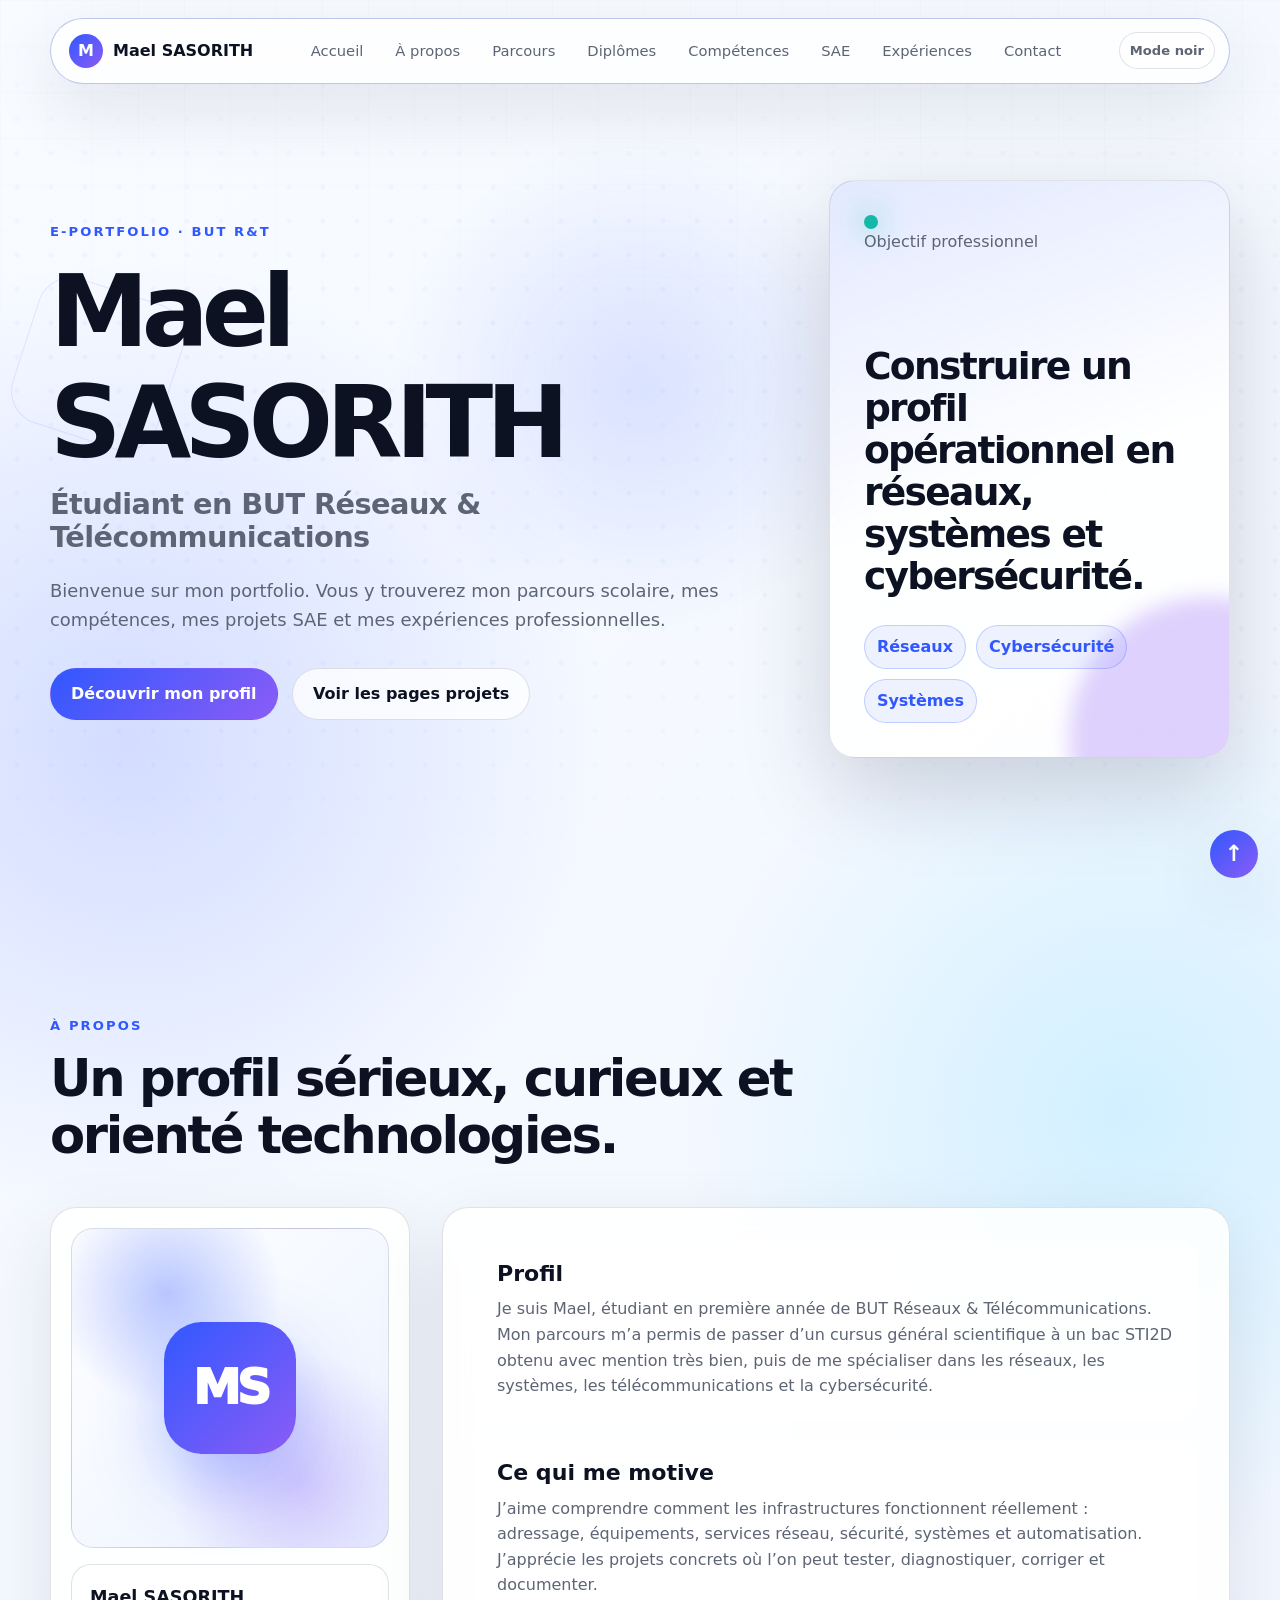
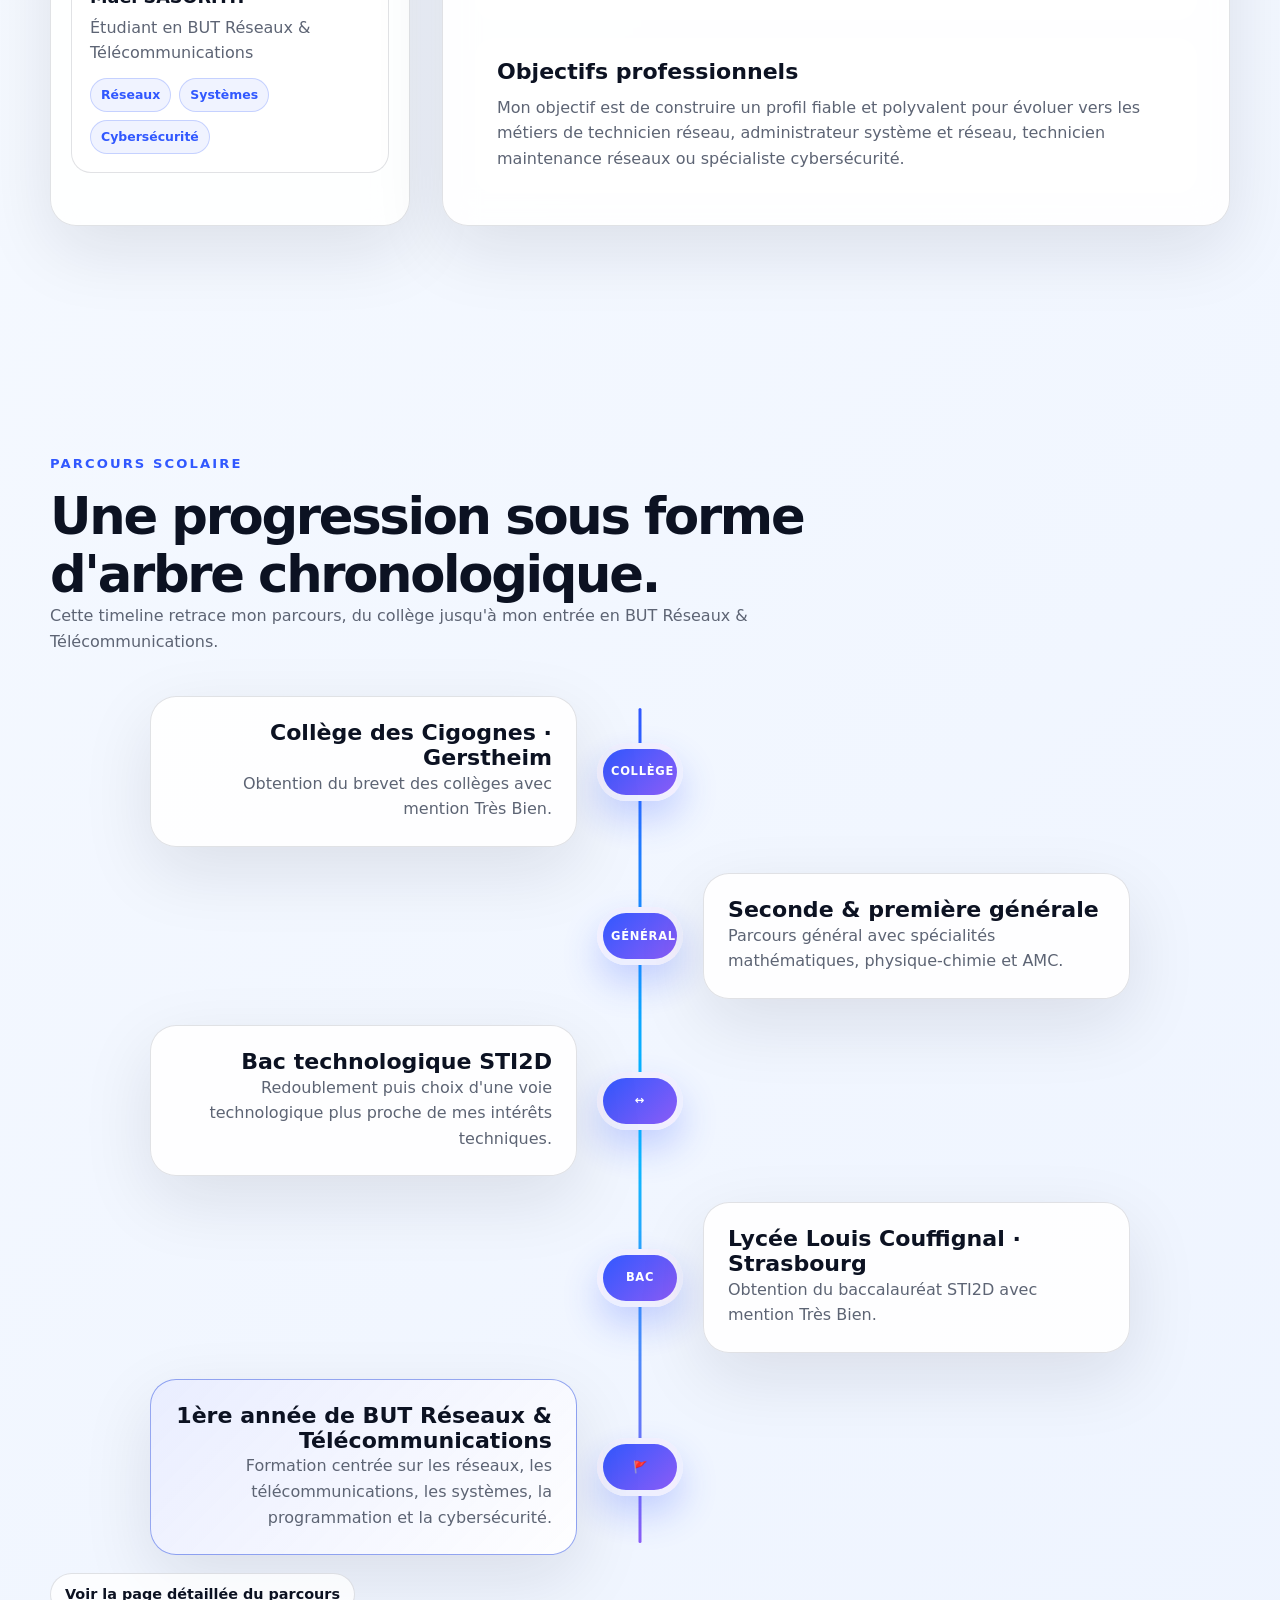
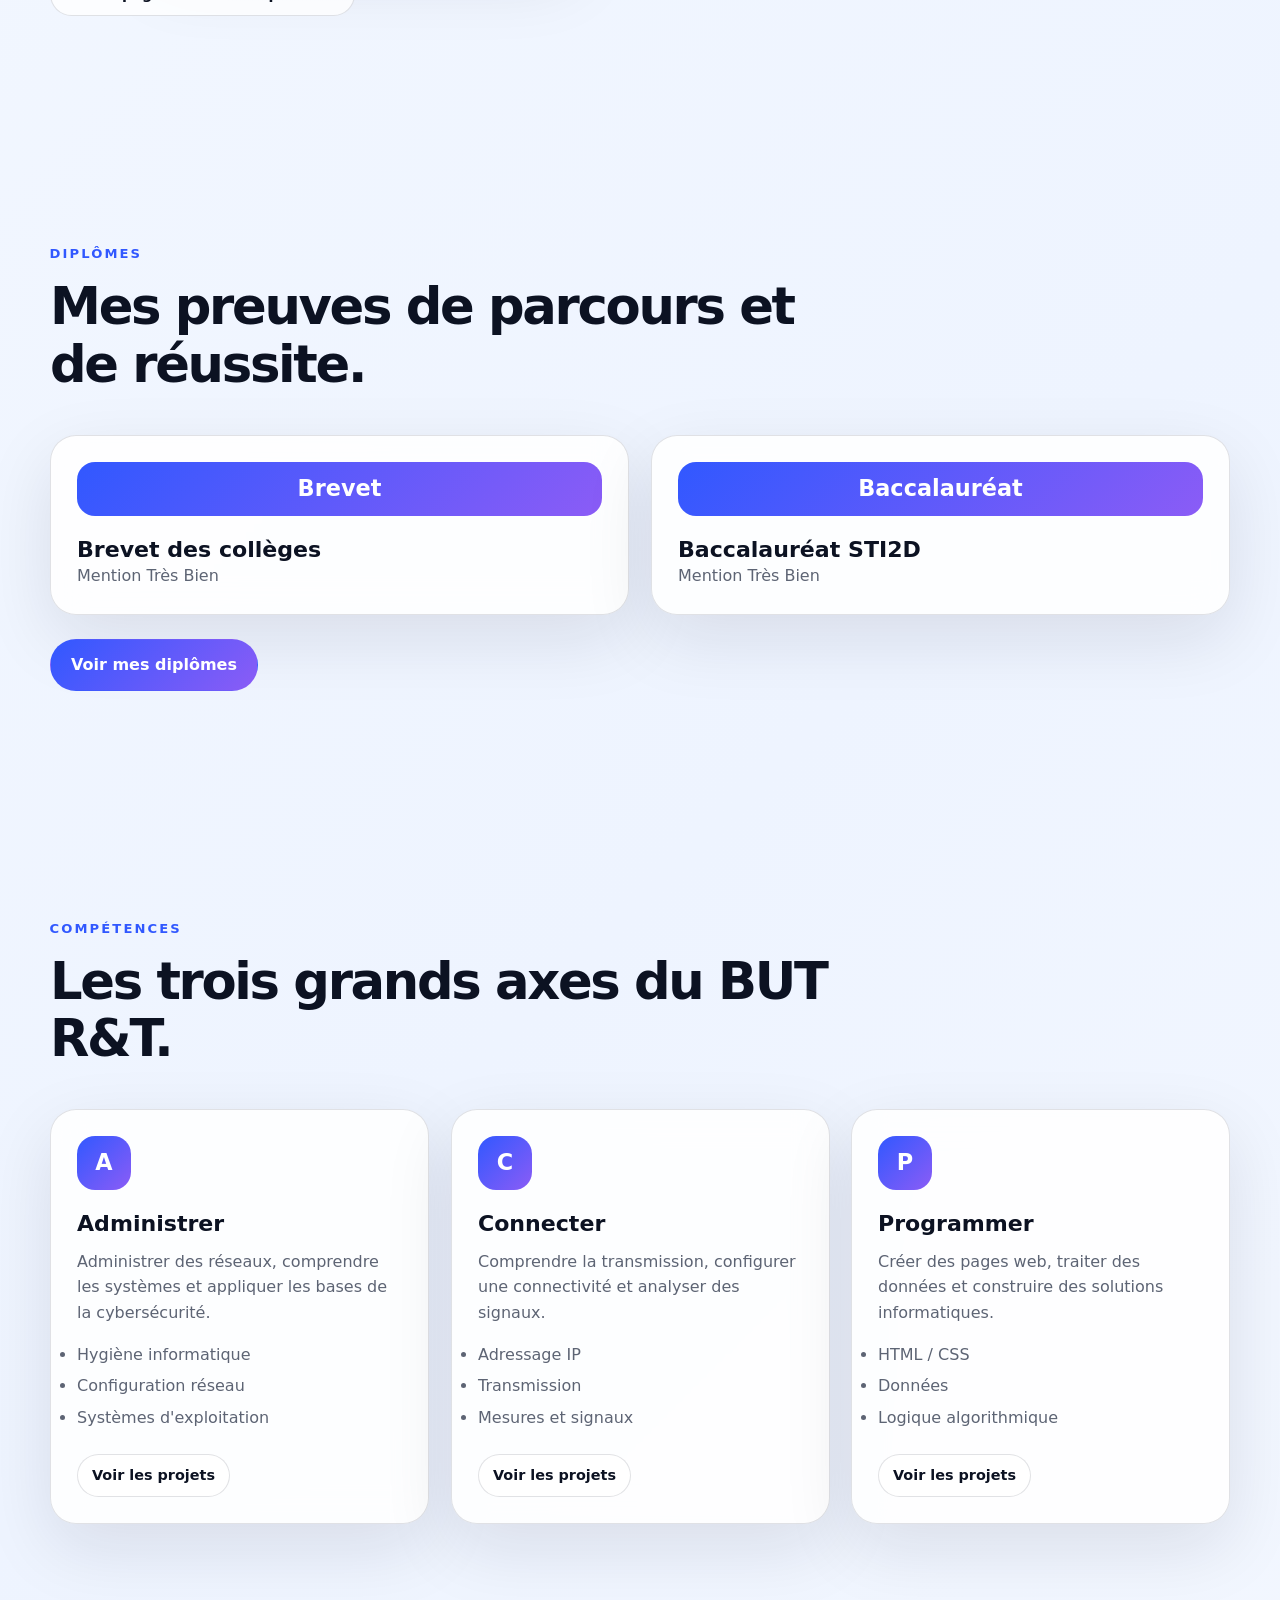
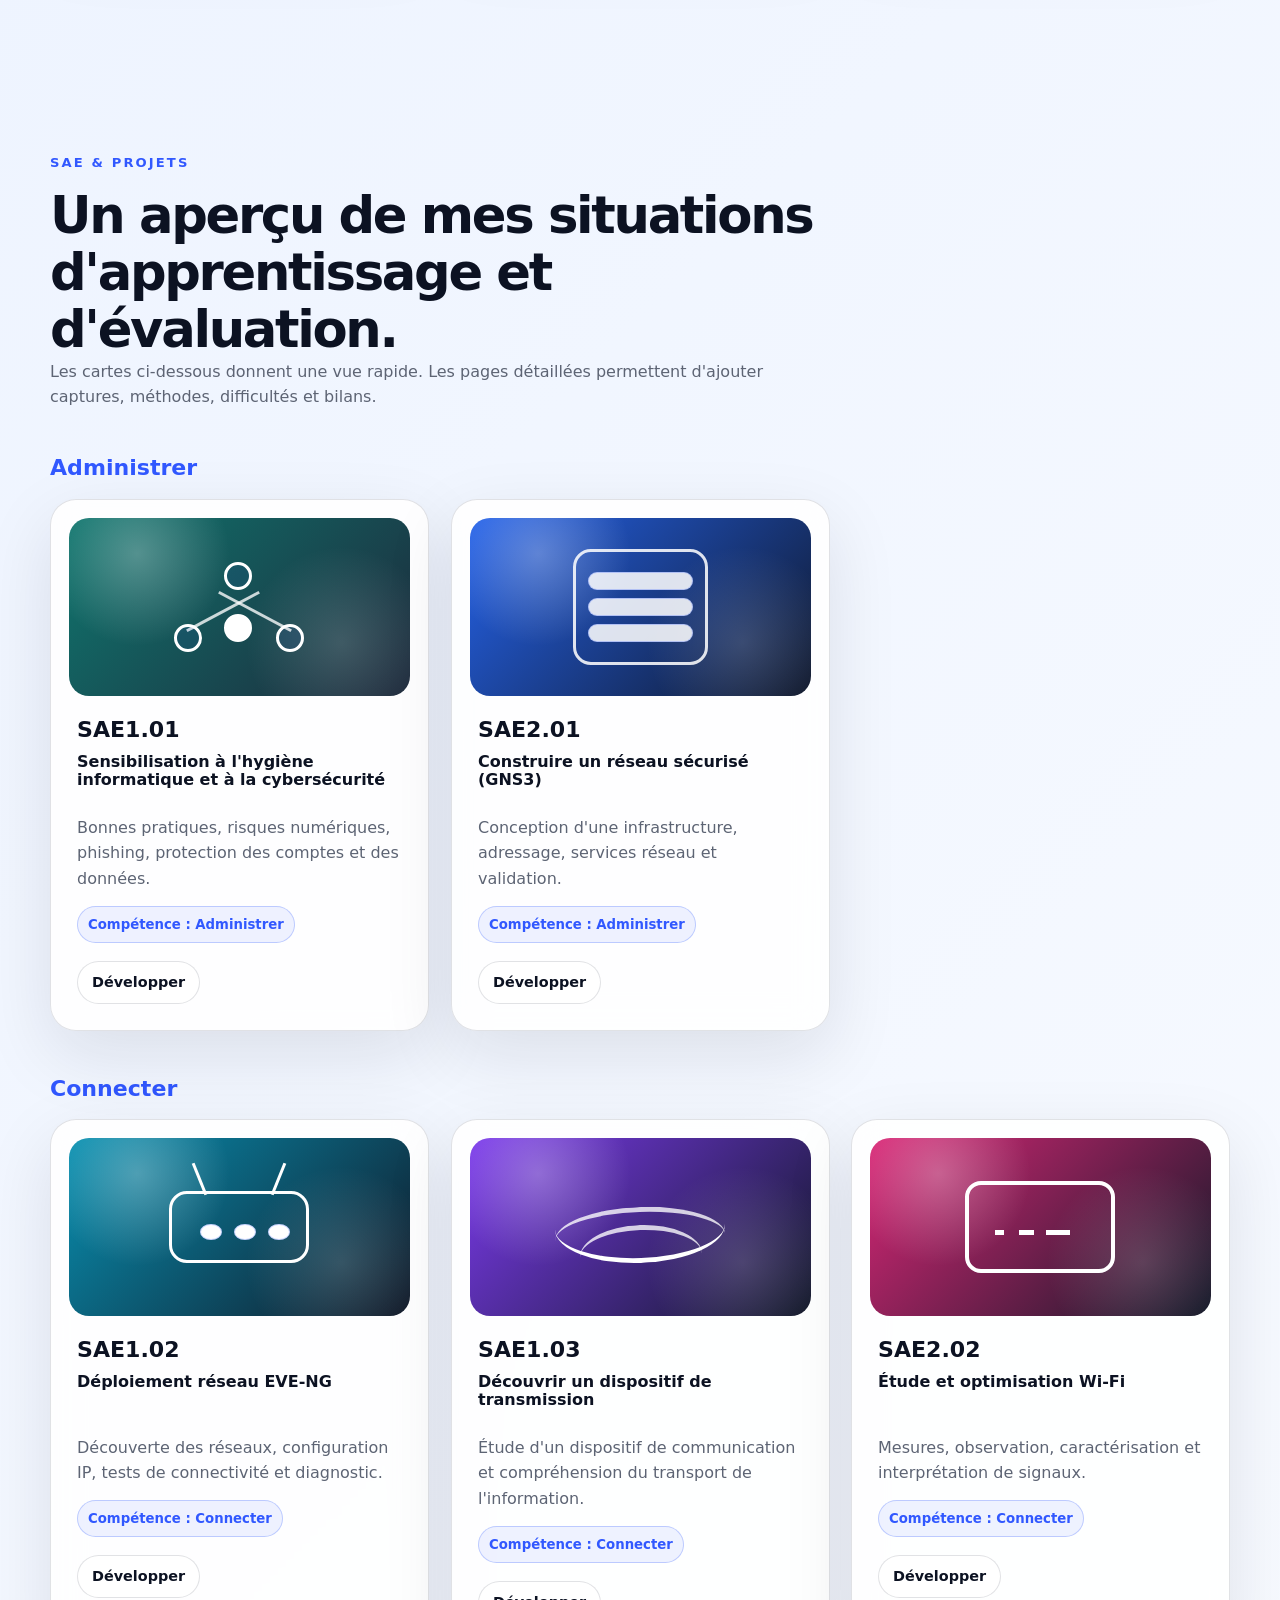
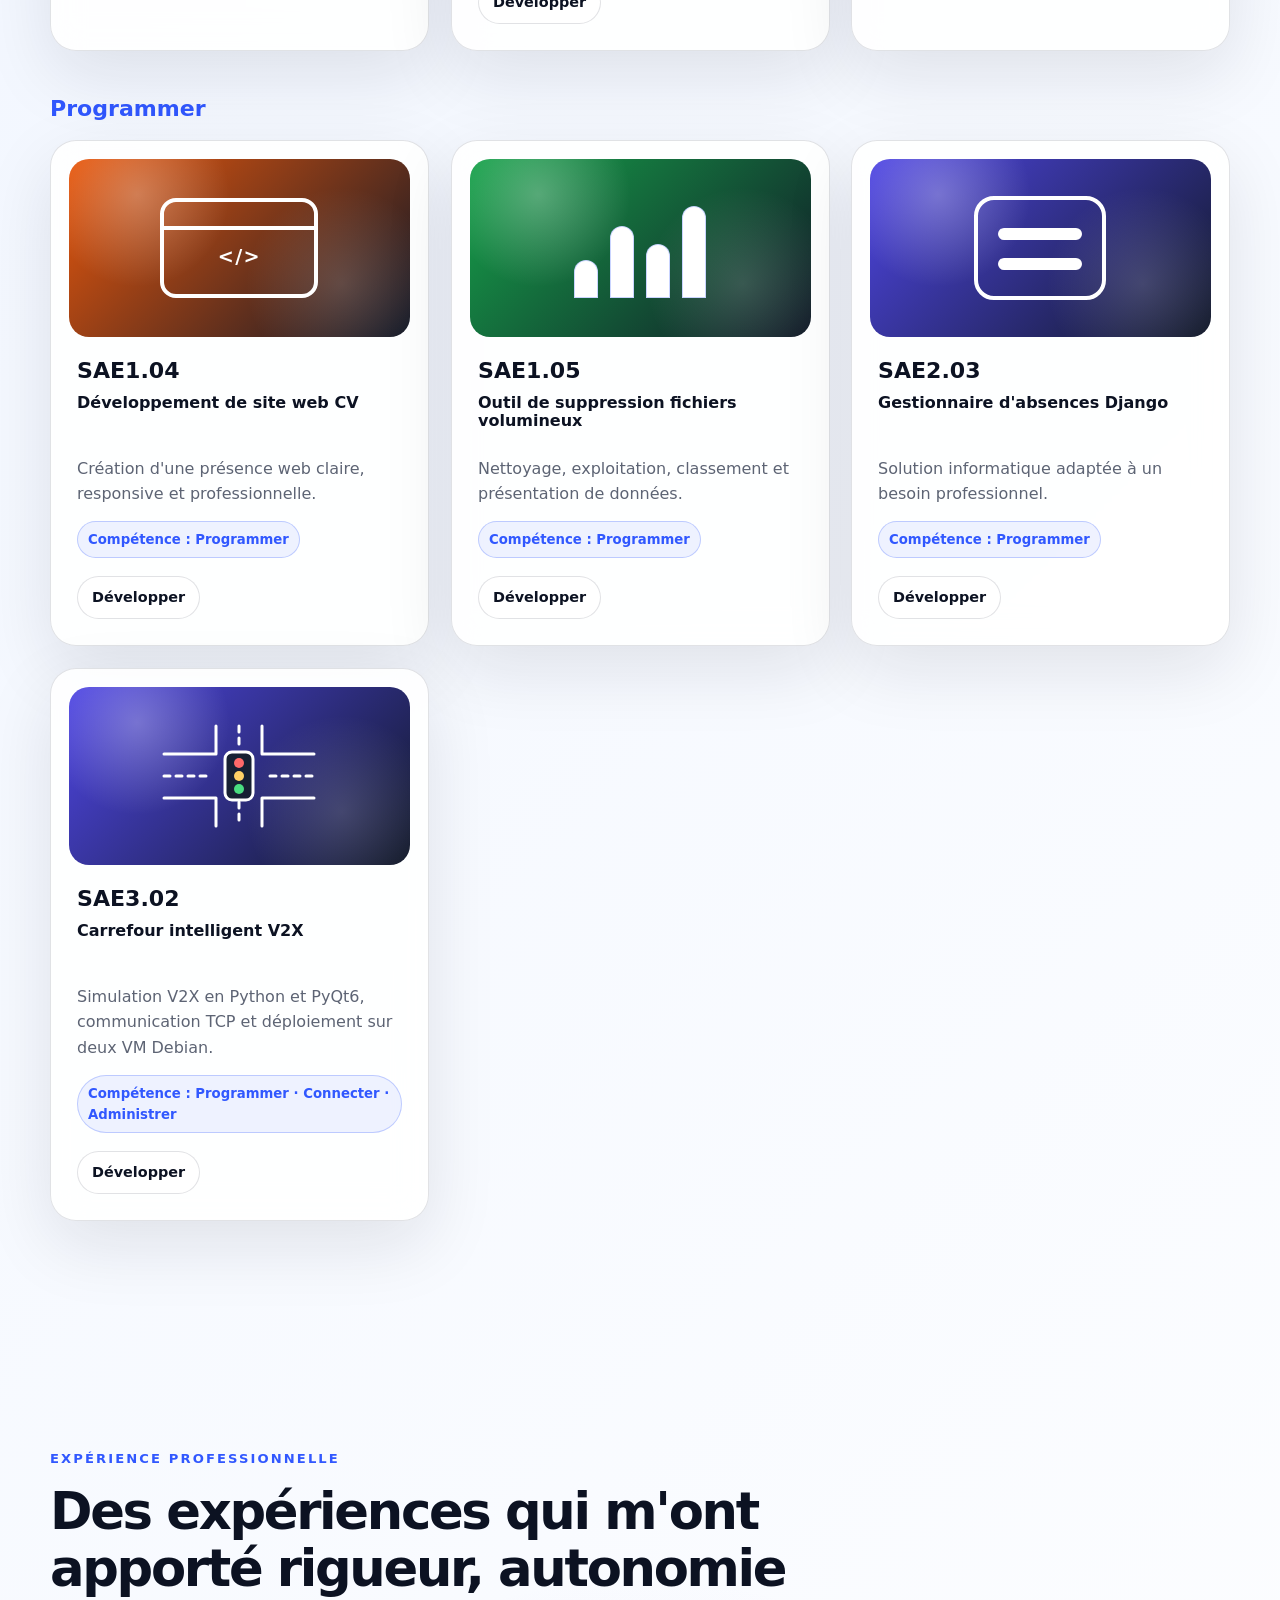
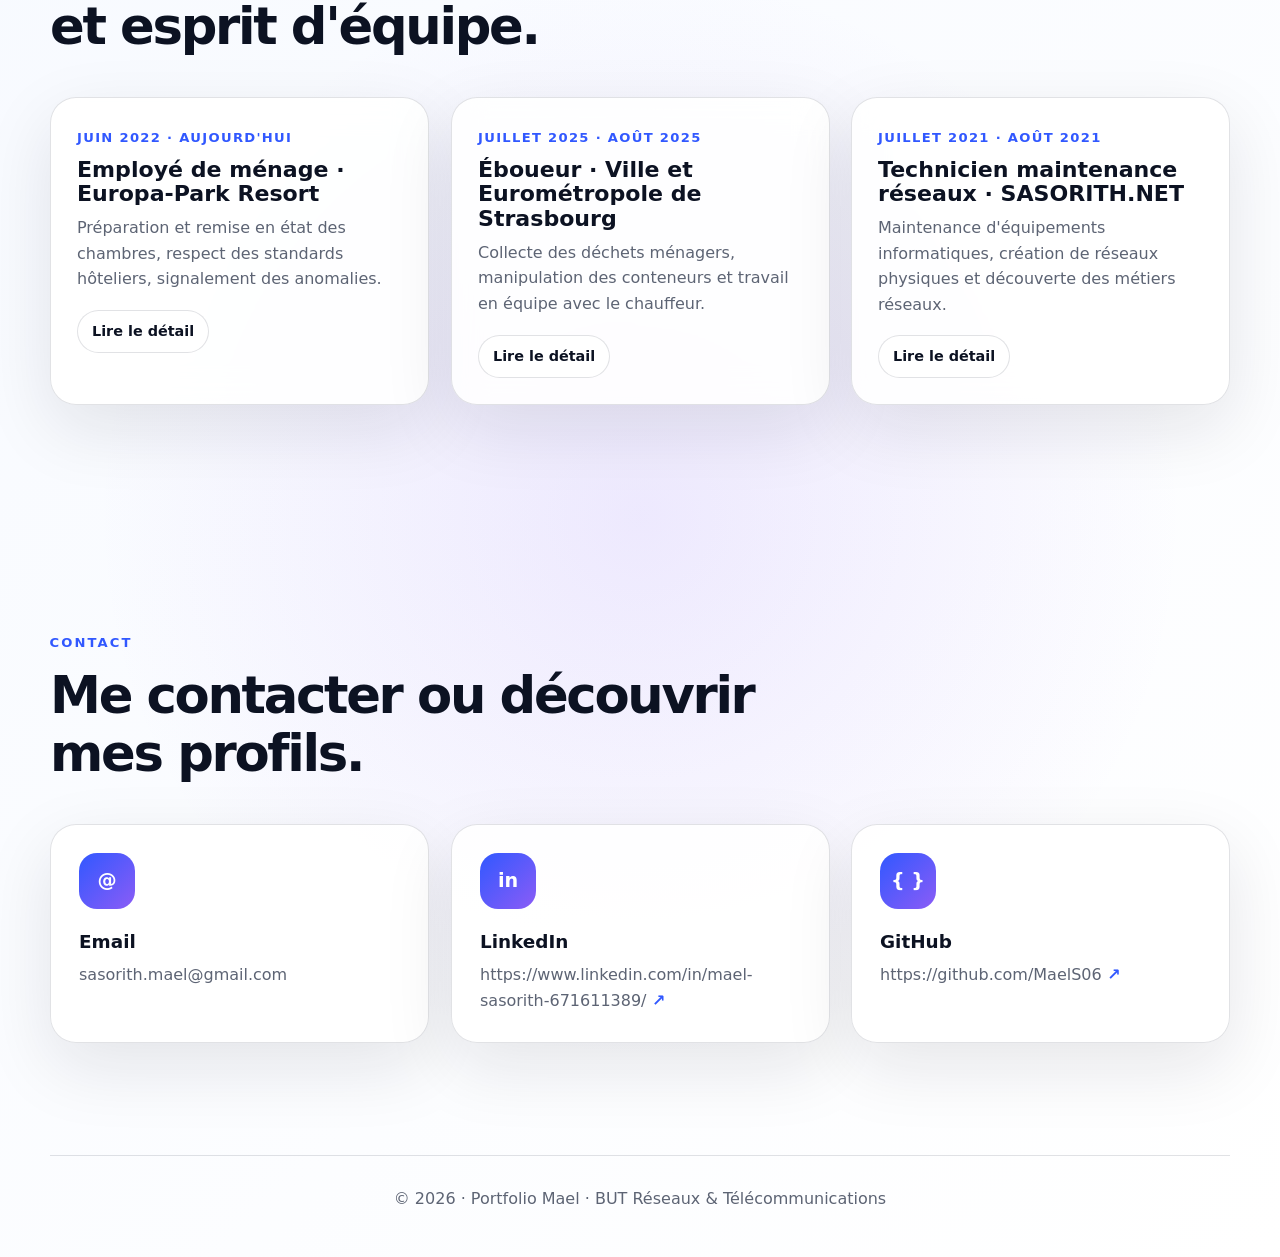
<file: index.html>
<!-- force deploy -->
<!DOCTYPE html>
<html lang="fr">
<head>
  <meta charset="UTF-8" />
  <meta name="viewport" content="width=device-width, initial-scale=1.0" />
  <title>Portfolio Mael SASORITH | BUT Réseaux & Télécommunications</title>
  <meta name="description" content="Portfolio de Mael SASORITH, étudiant en BUT Réseaux & Télécommunications : parcours, SAE, expériences professionnelles et compétences." />
  <meta name="author" content="Mael SASORITH" />
  <meta name="theme-color" content="#3158ff" />
  <meta property="og:type" content="website" />
  <meta property="og:locale" content="fr_FR" />
  <meta property="og:site_name" content="Portfolio Mael SASORITH" />
  <meta property="og:title" content="Portfolio Mael | BUT Réseaux & Télécommunications" />
  <meta property="og:description" content="Portfolio de Mael SASORITH, étudiant en BUT Réseaux & Télécommunications : parcours, SAE, expériences professionnelles et compétences." />
  <link rel="stylesheet" href="style.css" />
</head>

<body id="top">
  <input type="checkbox" id="theme-toggle" />
  <input type="checkbox" id="nav-toggle" />
  <a href="#contenu" class="skip-link">Aller au contenu principal</a>

  <!-- Page de chargement CSS-only -->
  <div class="portfolio-loader" aria-hidden="true">
    <div class="loader-card">
      <div class="loader-logo">MS</div>
      <p>Chargement du portfolio</p>
      <div class="loader-bar"><span></span></div>
    </div>
  </div>

  <header class="navbar">
    <a href="index.html#top" class="logo" aria-label="Retour à l'accueil">
      <span>M</span> Mael SASORITH
    </a>

    <label for="nav-toggle" class="nav-button" aria-label="Ouvrir ou fermer le menu" role="button" tabindex="0">
      <span></span>
      <span></span>
      <span></span>
    </label>

    <nav class="menu" aria-label="Navigation principale">
      <a href="#accueil">Accueil</a>
      <a href="#apropos">À propos</a>
      <a href="#parcours">Parcours</a>
      <a href="diplomes.html">Diplômes</a>
      <a href="#competences">Compétences</a>
      <a href="#sae">SAE</a>
      <a href="#experiences">Expériences</a>
      <a href="#contact">Contact</a>

      </nav>
      
      <div class="top-actions">
        <label for="theme-toggle" class="theme-button">
          <span class="light-label">Mode noir</span>
          <span class="dark-label">Mode blanc</span>
        </label>
      </div>
      </header>

  <main id="contenu">
    <section id="accueil" class="hero section">
      <div class="hero-content reveal">
        <p class="eyebrow">E-portfolio · BUT R&T</p>
        <h1>Mael SASORITH <span>Étudiant en BUT Réseaux & Télécommunications</span></h1>
        <p class="hero-text">
          Bienvenue sur mon portfolio. Vous y trouverez mon parcours scolaire, mes compétences,
          mes projets SAE et mes expériences professionnelles.
        </p>
        <div class="hero-actions">
          <a href="#apropos" class="btn btn-primary">Découvrir mon profil</a>
          <a href="projets.html" class="btn btn-secondary">Voir les pages projets</a>
        </div>
      </div>

      <aside class="hero-card reveal">
        <div class="status-dot"></div>
        <p>Objectif professionnel</p>
        <h2>Construire un profil opérationnel en réseaux, systèmes et cybersécurité.</h2>
        <div class="hero-tags">
          <span>Réseaux</span>
          <span>Cybersécurité</span>
          <span>Systèmes</span>
        </div>
      </aside>
    </section>

    <section id="apropos" class="section about">
      <div class="section-title reveal">
        <p class="eyebrow">À propos</p>
        <h2>Un profil sérieux, curieux et orienté technologies.</h2>
      </div>

      <div class="about-grid">
        <div class="profile-card reveal">
          <div class="profile-photo profile-photo--initials" aria-label="Portrait stylisé de Mael SASORITH">
            <span>MS</span>
          </div>
          <div class="profile-mini">
            <strong>Mael SASORITH</strong>
            <p>Étudiant en BUT Réseaux & Télécommunications</p>
            <div class="profile-pills" aria-label="Domaines principaux">
              <span>Réseaux</span><span>Systèmes</span><span>Cybersécurité</span>
            </div>
          </div>
        </div>

        <div class="about-text reveal">
          <article>
            <h3>Profil</h3>
            <p>
              Je suis Mael, étudiant en première année de BUT Réseaux & Télécommunications. Mon parcours
              m’a permis de passer d’un cursus général scientifique à un bac STI2D obtenu avec mention très bien,
              puis de me spécialiser dans les réseaux, les systèmes, les télécommunications et la cybersécurité.
            </p>
          </article>

          <article>
            <h3>Ce qui me motive</h3>
            <p>
              J’aime comprendre comment les infrastructures fonctionnent réellement : adressage, équipements,
              services réseau, sécurité, systèmes et automatisation. J’apprécie les projets concrets où l’on peut
              tester, diagnostiquer, corriger et documenter.
            </p>
          </article>

          <article>
            <h3>Objectifs professionnels</h3>
            <p>
              Mon objectif est de construire un profil fiable et polyvalent pour évoluer vers les métiers de
              technicien réseau, administrateur système et réseau, technicien maintenance réseaux ou spécialiste cybersécurité.
            </p>
          </article>
        </div>
      </div>
    </section>

    <section id="parcours" class="section school">
      <div class="section-title reveal">
        <p class="eyebrow">Parcours scolaire</p>
        <h2>Une progression sous forme d'arbre chronologique.</h2>
        <p>Cette timeline retrace mon parcours, du collège jusqu'à mon entrée en BUT Réseaux & Télécommunications.</p>
      </div>

      <div class="tree-timeline reveal">
        <article class="tree-item">
          <span class="tree-year">Collège</span>
          <div class="tree-card">
            <h3>Collège des Cigognes · Gerstheim</h3>
            <p>Obtention du brevet des collèges avec mention Très Bien.</p>
          </div>
        </article>

        <article class="tree-item">
          <span class="tree-year">Général</span>
          <div class="tree-card">
            <h3>Seconde & première générale</h3>
            <p>Parcours général avec spécialités mathématiques, physique-chimie et AMC.</p>
          </div>
        </article>

        <article class="tree-item">
          <span class="tree-year">↔</span>
          <div class="tree-card">
            <h3>Bac technologique STI2D</h3>
            <p>Redoublement puis choix d'une voie technologique plus proche de mes intérêts techniques.</p>
          </div>
        </article>

        <article class="tree-item">
          <span class="tree-year">Bac</span>
          <div class="tree-card">
            <h3>Lycée Louis Couffignal · Strasbourg</h3>
            <p>Obtention du baccalauréat STI2D avec mention Très Bien.</p>
          </div>
        </article>

        <article class="tree-item">
          <span class="tree-year"> 🚩 </span>
          <div class="tree-card highlight">
            <h3>1ère année de BUT Réseaux & Télécommunications</h3>
            <p>Formation centrée sur les réseaux, les télécommunications, les systèmes, la programmation et la cybersécurité.</p>
          </div>
        </article>
      </div>

      <a href="parcours.html" class="btn btn-small">Voir la page détaillée du parcours</a>
    </section>



    <section id="diplomes-preview" class="section diplomas-preview">
      <div class="section-title reveal">
        <p class="eyebrow">Diplômes</p>
        <h2>Mes preuves de parcours et de réussite.</h2>
      </div>
      <div class="cards two diploma-preview-cards">
        <article class="card reveal">
          <div class="card-icon">Brevet</div>
          <h3>Brevet des collèges</h3>
          <p>Mention Très Bien </p>
        </article>
        <article class="card reveal">
          <div class="card-icon">Baccalauréat</div>
          <h3>Baccalauréat STI2D</h3>
          <p>Mention Très Bien </p>
        </article>
      </div>
      <a href="diplomes.html" class="btn btn-primary">Voir mes diplômes</a>
    </section>

    <section id="competences" class="section skills">
      <div class="section-title reveal">
        <p class="eyebrow">Compétences</p>
        <h2>Les trois grands axes du BUT R&T.</h2>
      </div>

      <div class="cards three">
        <article class="card skill-card reveal">
          <div class="card-icon">A</div>
          <h3>Administrer</h3>
          <p>Administrer des réseaux, comprendre les systèmes et appliquer les bases de la cybersécurité.</p>
          <ul>
            <li>Hygiène informatique</li>
            <li>Configuration réseau</li>
            <li>Systèmes d'exploitation</li>
          </ul>
          <a href="projets.html#administrer" class="btn btn-small">Voir les projets</a>
        </article>

        <article class="card skill-card reveal">
          <div class="card-icon">C</div>
          <h3>Connecter</h3>
          <p>Comprendre la transmission, configurer une connectivité et analyser des signaux.</p>
          <ul>
            <li>Adressage IP</li>
            <li>Transmission</li>
            <li>Mesures et signaux</li>
          </ul>
          <a href="projets.html#connecter" class="btn btn-small">Voir les projets</a>
        </article>

        <article class="card skill-card reveal">
          <div class="card-icon">P</div>
          <h3>Programmer</h3>
          <p>Créer des pages web, traiter des données et construire des solutions informatiques.</p>
          <ul>
            <li>HTML / CSS</li>
            <li>Données</li>
            <li>Logique algorithmique</li>
          </ul>
          <a href="projets.html#programmer" class="btn btn-small">Voir les projets</a>
        </article>
      </div>
    </section>

    <section id="sae" class="section projects">
      <div class="section-title reveal">
        <p class="eyebrow">SAE & projets</p>
        <h2>Un aperçu de mes situations d'apprentissage et d'évaluation.</h2>
        <p>Les cartes ci-dessous donnent une vue rapide. Les pages détaillées permettent d'ajouter captures, méthodes, difficultés et bilans.</p>
      </div>

      <div class="project-group" id="sae-administrer">
        <h3 class="group-title">Administrer</h3>
        <div class="cards project-cards">
          <article class="card project-card reveal">
            <div class="project-image cyber"><div class="mini-network"><span></span><span></span><span></span><span></span></div></div>
            <h3>SAE1.01</h3>
            <h4>Sensibilisation à l'hygiène informatique et à la cybersécurité</h4>
            <p>Bonnes pratiques, risques numériques, phishing, protection des comptes et des données.</p>
            <span>Compétence : Administrer</span>
            <a href="projets.html#sae101" class="btn btn-small">Développer</a>
          </article>

          <article class="card project-card reveal">
            <div class="project-image network"><div class="mini-rack"><span></span><span></span><span></span></div></div>
            <h3>SAE2.01</h3>
            <h4>Construire un réseau sécurisé (GNS3)</h4>
            <p>Conception d'une infrastructure, adressage, services réseau et validation.</p>
            <span>Compétence : Administrer</span>
            <a href="projets.html#sae201" class="btn btn-small">Développer</a>
          </article>
        </div>
      </div>

      <div class="project-group" id="sae-connecter">
        <h3 class="group-title">Connecter</h3>
        <div class="cards project-cards">
          <article class="card project-card reveal">
            <div class="project-image router"><div class="mini-router"><span></span><span></span><span></span></div></div>
            <h3>SAE1.02</h3>
            <h4>Déploiement réseau EVE-NG</h4>
            <p>Découverte des réseaux, configuration IP, tests de connectivité et diagnostic.</p>
            <span>Compétence : Connecter</span>
            <a href="projets.html#sae102" class="btn btn-small">Développer</a>
          </article>

          <article class="card project-card reveal">
            <div class="project-image signal"><div class="wave"></div></div>
            <h3>SAE1.03</h3>
            <h4>Découvrir un dispositif de transmission</h4>
            <p>Étude d'un dispositif de communication et compréhension du transport de l'information.</p>
            <span>Compétence : Connecter</span>
            <a href="projets.html#sae103" class="btn btn-small">Développer</a>
          </article>

          <article class="card project-card reveal">
            <div class="project-image measure"><div class="oscillo"></div></div>
            <h3>SAE2.02</h3>
            <h4>Étude et optimisation Wi‑Fi</h4>
            <p>Mesures, observation, caractérisation et interprétation de signaux.</p>
            <span>Compétence : Connecter</span>
            <a href="projets.html#sae202" class="btn btn-small">Développer</a>
          </article>
        </div>
      </div>

      <div class="project-group" id="sae-programmer">
        <h3 class="group-title">Programmer</h3>
        <div class="cards project-cards">
          <article class="card project-card reveal">
            <div class="project-image web"><div class="browser-illustration"></div></div>
            <h3>SAE1.04</h3>
            <h4>Développement de site web CV</h4>
            <p>Création d'une présence web claire, responsive et professionnelle.</p>
            <span>Compétence : Programmer</span>
            <a href="projets.html#sae104" class="btn btn-small">Développer</a>
          </article>

          <article class="card project-card reveal">
            <div class="project-image data"><div class="data-bars"><span></span><span></span><span></span><span></span></div></div>
            <h3>SAE1.05</h3>
            <h4>Outil de suppression fichiers volumineux</h4>
            <p>Nettoyage, exploitation, classement et présentation de données.</p>
            <span>Compétence : Programmer</span>
            <a href="projets.html#sae105" class="btn btn-small">Développer</a>
          </article>

          <article class="card project-card reveal">
            <div class="project-image app"><div class="app-illustration"></div></div>
            <h3>SAE2.03</h3>
            <h4>Gestionnaire d'absences Django</h4>
            <p>Solution informatique adaptée à un besoin professionnel.</p>
            <span>Compétence : Programmer</span>
            <a href="projets.html#sae203" class="btn btn-small">Développer</a>
          </article>

          <article class="card project-card reveal">
            <div class="project-image app">
              <svg viewBox="0 0 160 110" width="160" height="110" aria-hidden="true" style="position:relative;z-index:2">
                <g fill="none" stroke="#fff" stroke-width="3" stroke-linecap="round" stroke-linejoin="round">
                  <path d="M57 5 V33 H5 M103 5 V33 H155 M5 77 H57 V105 M155 77 H103 V105"/>
                  <path d="M80 5 V29 M80 81 V105 M5 55 H49 M111 55 H155" stroke-dasharray="6 6"/>
                  <rect x="66" y="31" width="28" height="48" rx="7" fill="#172033"/>
                </g>
                <circle cx="80" cy="42" r="5" fill="#ff6969"/>
                <circle cx="80" cy="55" r="5" fill="#ffd166"/>
                <circle cx="80" cy="68" r="5" fill="#4ade80"/>
              </svg>
            </div>
            <h3>SAE3.02</h3>
            <h4>Carrefour intelligent V2X</h4>
            <p>Simulation V2X en Python et PyQt6, communication TCP et déploiement sur deux VM Debian.</p>
            <span>Compétence : Programmer · Connecter · Administrer</span>
            <a href="projets.html#sae302" class="btn btn-small">Développer</a>
          </article>
        </div>
      </div>
    </section>

    <section id="experiences" class="section experience-preview">
      <div class="section-title reveal">
        <p class="eyebrow">Expérience professionnelle</p>
        <h2>Des expériences qui m'ont apporté rigueur, autonomie et esprit d'équipe.</h2>
      </div>

      <div class="experience-grid">
        <article class="experience-card reveal">
          <span class="experience-date">Juin 2022 · aujourd'hui</span>
          <h3>Employé de ménage · Europa-Park Resort</h3>
          <p>Préparation et remise en état des chambres, respect des standards hôteliers, signalement des anomalies.</p>
          <a href="experiences.html#europapark" class="btn btn-small">Lire le détail</a>
        </article>

        <article class="experience-card reveal">
          <span class="experience-date">Juillet 2025 · août 2025</span>
          <h3>Éboueur · Ville et Eurométropole de Strasbourg</h3>
          <p>Collecte des déchets ménagers, manipulation des conteneurs et travail en équipe avec le chauffeur.</p>
          <a href="experiences.html#strasbourg" class="btn btn-small">Lire le détail</a>
        </article>

        <article class="experience-card reveal">
          <span class="experience-date">Juillet 2021 · août 2021</span>
          <h3>Technicien maintenance réseaux · SASORITH.NET</h3>
          <p>Maintenance d'équipements informatiques, création de réseaux physiques et découverte des métiers réseaux.</p>
          <a href="experiences.html#sasorith" class="btn btn-small">Lire le détail</a>
        </article>
      </div>
    </section>

    <section id="contact" class="section contact">
      <div class="section-title reveal">
        <p class="eyebrow">Contact</p>
        <h2>Me contacter ou découvrir mes profils.</h2>
      </div>

      <div class="contact-grid reveal">
        <a href="mailto:sasorith.mael@gmail.com" class="contact-card">
          <span>@</span>
          <strong>Email</strong>
          <p>sasorith.mael@gmail.com</p>
        </a>

        <a href="https://www.linkedin.com/in/mael-sasorith-671611389/" class="contact-card" target="_blank" rel="noopener noreferrer">
          <span>in</span>
          <strong>LinkedIn</strong>
          <p>https://www.linkedin.com/in/mael-sasorith-671611389/</p>
        </a>

        <a href="https://github.com/MaelS06" class="contact-card" target="_blank" rel="noopener noreferrer">
          <span>{ }</span>
          <strong>GitHub</strong>
          <p>https://github.com/MaelS06</p>
        </a>
      </div>
    </section>
  </main>

  <a href="#top" class="back-top" aria-label="Retour en haut">↑</a>

  <footer class="footer">
    <p>© 2026 · Portfolio Mael · BUT Réseaux & Télécommunications</p>
  </footer>
</body>
</html>
</file>
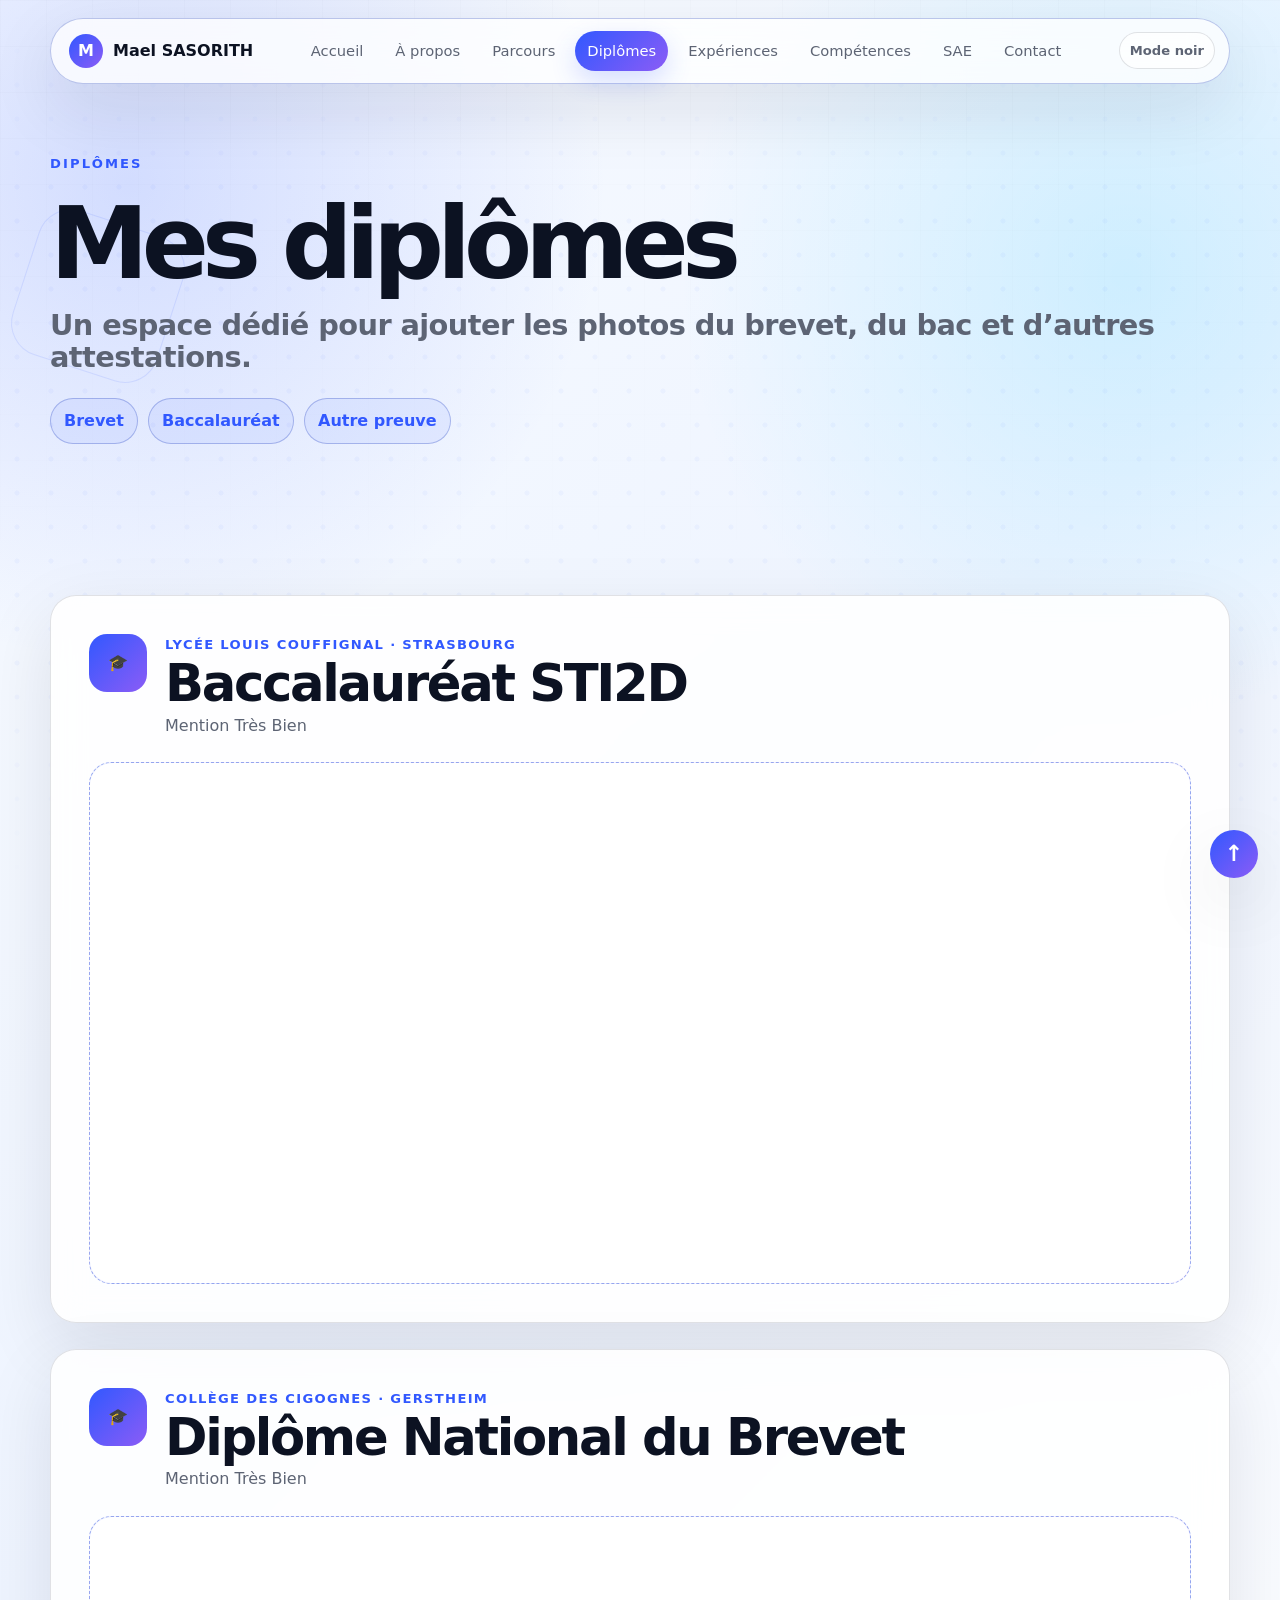
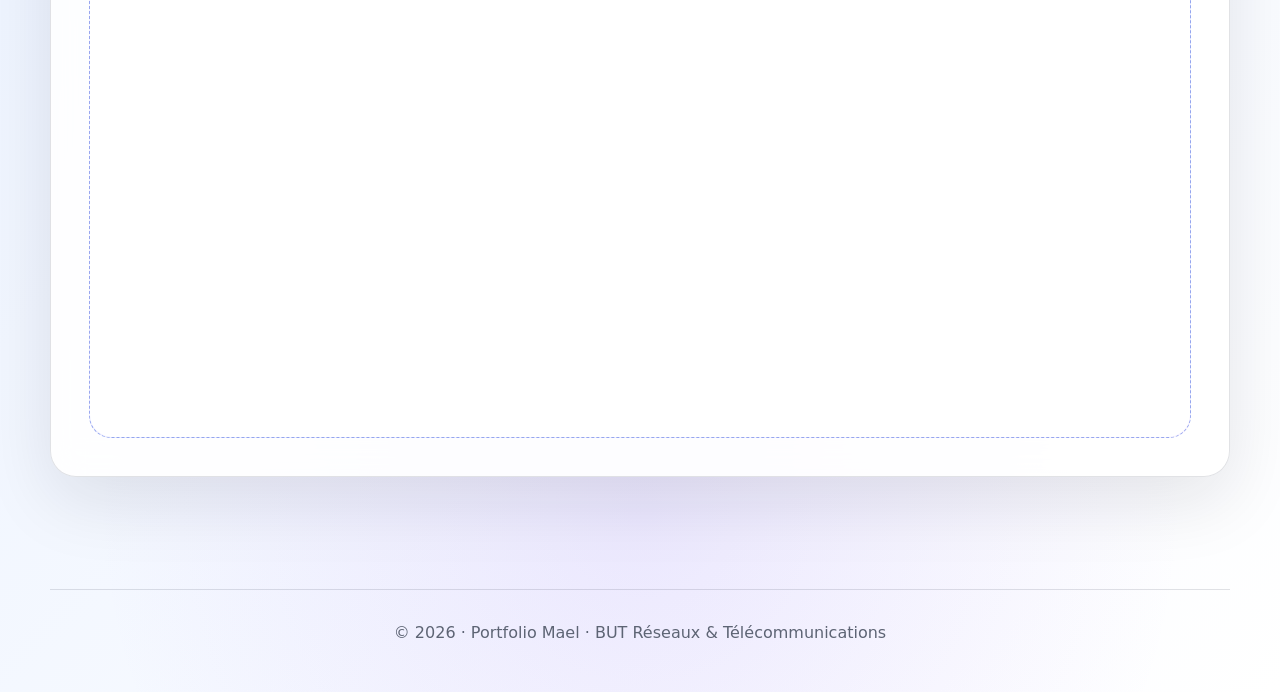
<file: diplomes.html>
<!DOCTYPE html>
<html lang="fr">
<head>
  <meta charset="UTF-8" />
  <meta name="viewport" content="width=device-width, initial-scale=1.0" />
  <title>Diplômes | Portfolio Mael</title>
  <meta name="description" content="Diplômes et preuves de formation de Mael : brevet, baccalauréat et certifications." />
  <meta name="author" content="Mael SASORITH" />
  <meta name="theme-color" content="#3158ff" />
  <meta property="og:type" content="website" />
  <meta property="og:locale" content="fr_FR" />
  <meta property="og:site_name" content="Portfolio Mael SASORITH" />
  <meta property="og:title" content="Diplômes | Portfolio Mael" />
  <meta property="og:description" content="Diplômes et preuves de formation de Mael : brevet, baccalauréat et certifications." />
  <link rel="stylesheet" href="style.css" />
</head>
<body id="top">
  <input type="checkbox" id="theme-toggle" />
  <input type="checkbox" id="nav-toggle" />
  <a href="#contenu" class="skip-link">Aller au contenu principal</a>
  <div class="portfolio-loader" aria-hidden="true">
    <div class="loader-card">
      <div class="loader-logo">M</div>
      <p>Chargement du portfolio</p>
      <div class="loader-bar"><span></span></div>
    </div>
  </div>

  <header class="navbar">
    <a href="index.html#top" class="logo" aria-label="Retour à l'accueil"><span>M</span> Mael SASORITH</a>

    <label for="nav-toggle" class="nav-button" aria-label="Ouvrir ou fermer le menu" role="button" tabindex="0">
      <span></span><span></span><span></span>
    </label>

    <nav class="menu" aria-label="Navigation principale">
      <a href="index.html#accueil">Accueil</a>
      <a href="index.html#apropos">À propos</a>
      <a href="parcours.html">Parcours</a>
      <a href="diplomes.html" class="menu-page" aria-current="page">Diplômes</a>
      <a href="experiences.html">Expériences</a>
      <a href="index.html#competences">Compétences</a>
      <a href="projets.html">SAE</a>
      <a href="index.html#contact">Contact</a>
    </nav>
    <div class="top-actions">
      <label for="theme-toggle" class="theme-button">
        <span class="light-label">Mode noir</span>
        <span class="dark-label">Mode blanc</span>
      </label>
    </div>
  </header>

  <main id="contenu">
    <section class="section page-hero">
      <div class="hero-content reveal">
        <p class="eyebrow">Diplômes</p>
        <h1>Mes diplômes <span>Un espace dédié pour ajouter les photos du brevet, du bac et d’autres attestations.</span></h1>
        <div class="page-nav-mini"><a href="#brevet">Brevet</a><a href="#bac">Baccalauréat</a><a href="#certification">Autre preuve</a></div>
      </div>
    </section>

    <section class="section diploma-section">
      <div class="diploma-grid">
        <article id="bac" class="diploma-card reveal">
          <div class="diploma-header">
            <span class="diploma-icon">🎓</span>
            <div>
              <p class="detail-meta">Lycée Louis Couffignal · Strasbourg</p>
              <h2>Baccalauréat STI2D</h2>
              <p>Mention Très Bien</p>
            </div>
          </div>
          <figure class="diploma-dropzone diploma-pdf">
            <iframe 
              src="assets/diplomes/SASORITH_MAEL_BACCALAURÉAT.pdf"
              title="Diplôme du baccalauréat STI2D de Mael"
            ></iframe>
          </figure>
        </article>

        <article id="brevet" class="diploma-card reveal">
          <div class="diploma-header">
            <span class="diploma-icon">🎓</span>
            <div>
              <p class="detail-meta">Collège des Cigognes · Gerstheim</p>
              <h2>Diplôme National du Brevet</h2>
              <p>Mention Très Bien</p>
            </div>
          </div>

          <figure class="diploma-dropzone diploma-pdf">
            <iframe
              src="assets/diplomes/Brevet collèges .pdf"
              title="Diplôme National du Brevet de Mael"
            ></iframe>
          </figure>
        </article>
      </div>
    </section>
  </main>
  <a href="#top" class="back-top" aria-label="Retour en haut">↑</a>
  <footer class="footer">
    <p>© 2026 · Portfolio Mael · BUT Réseaux & Télécommunications</p>
  </footer>
</body>
</html>
</file>
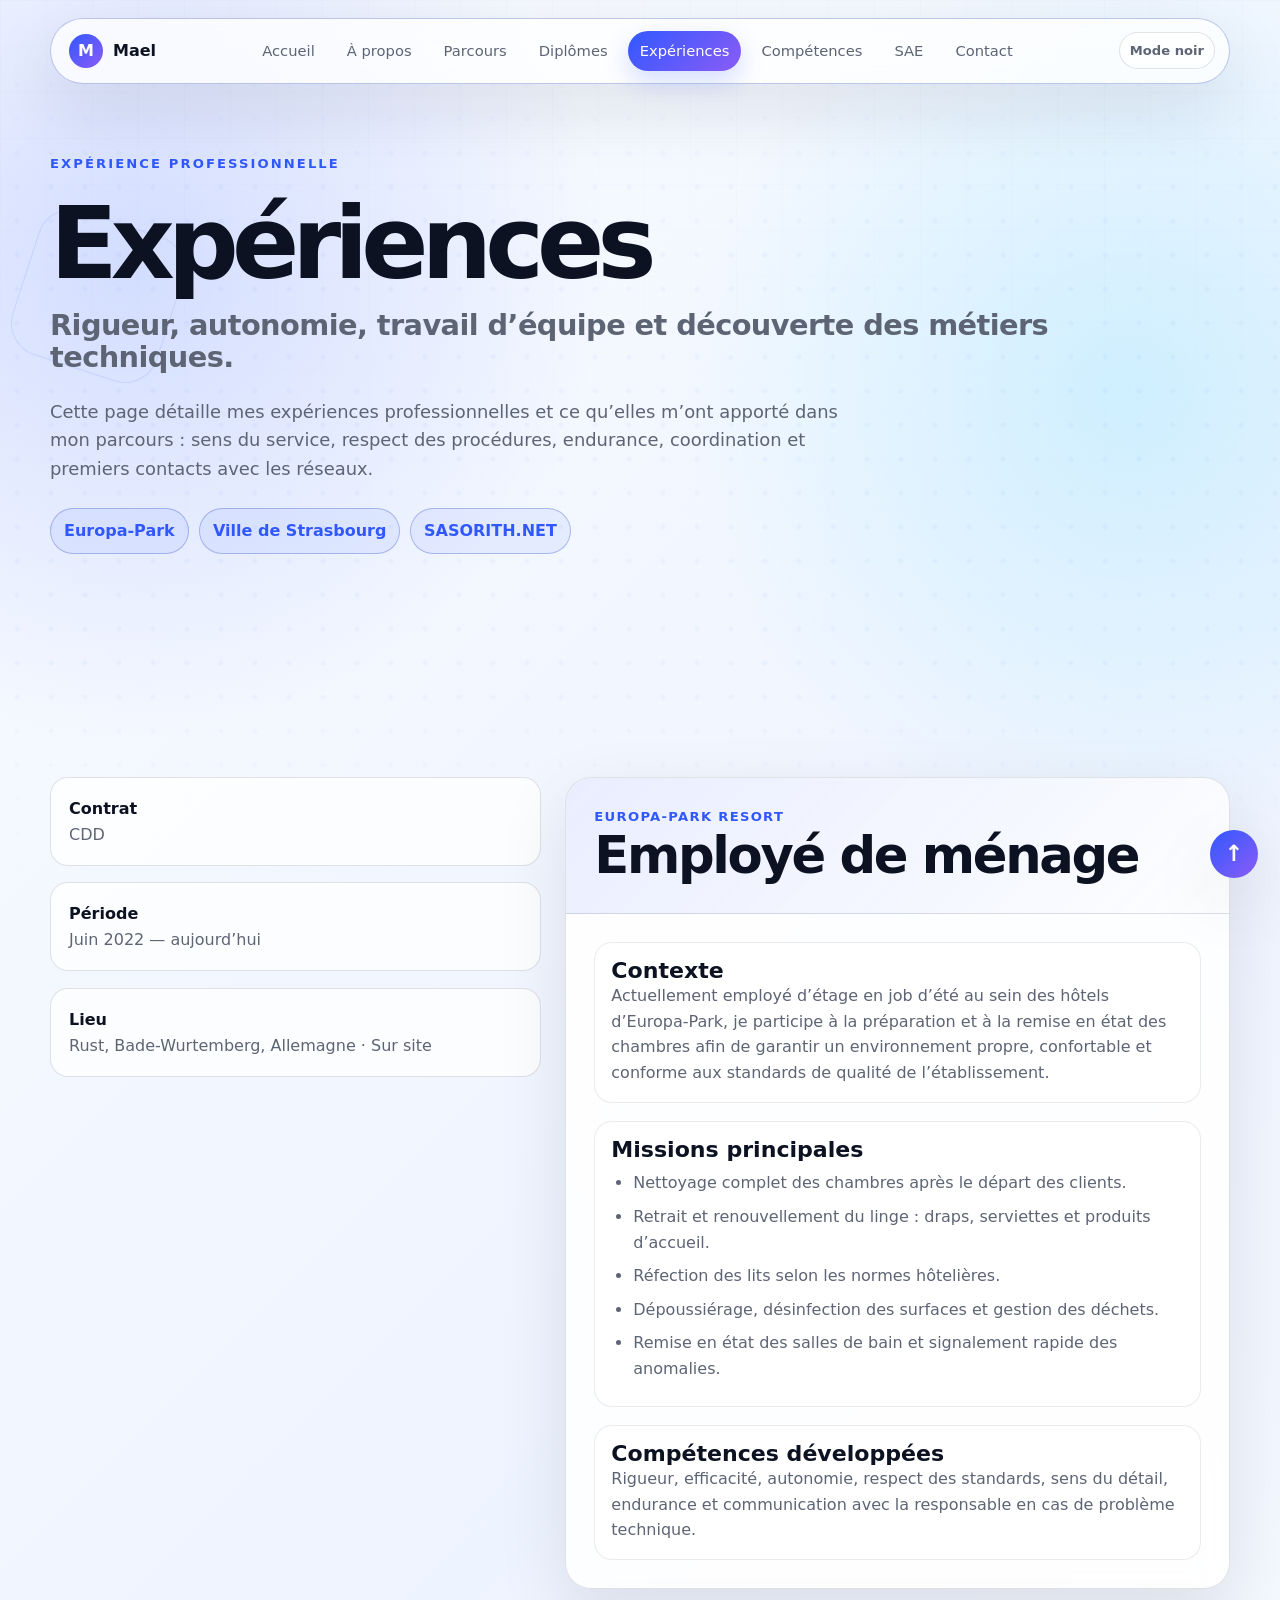
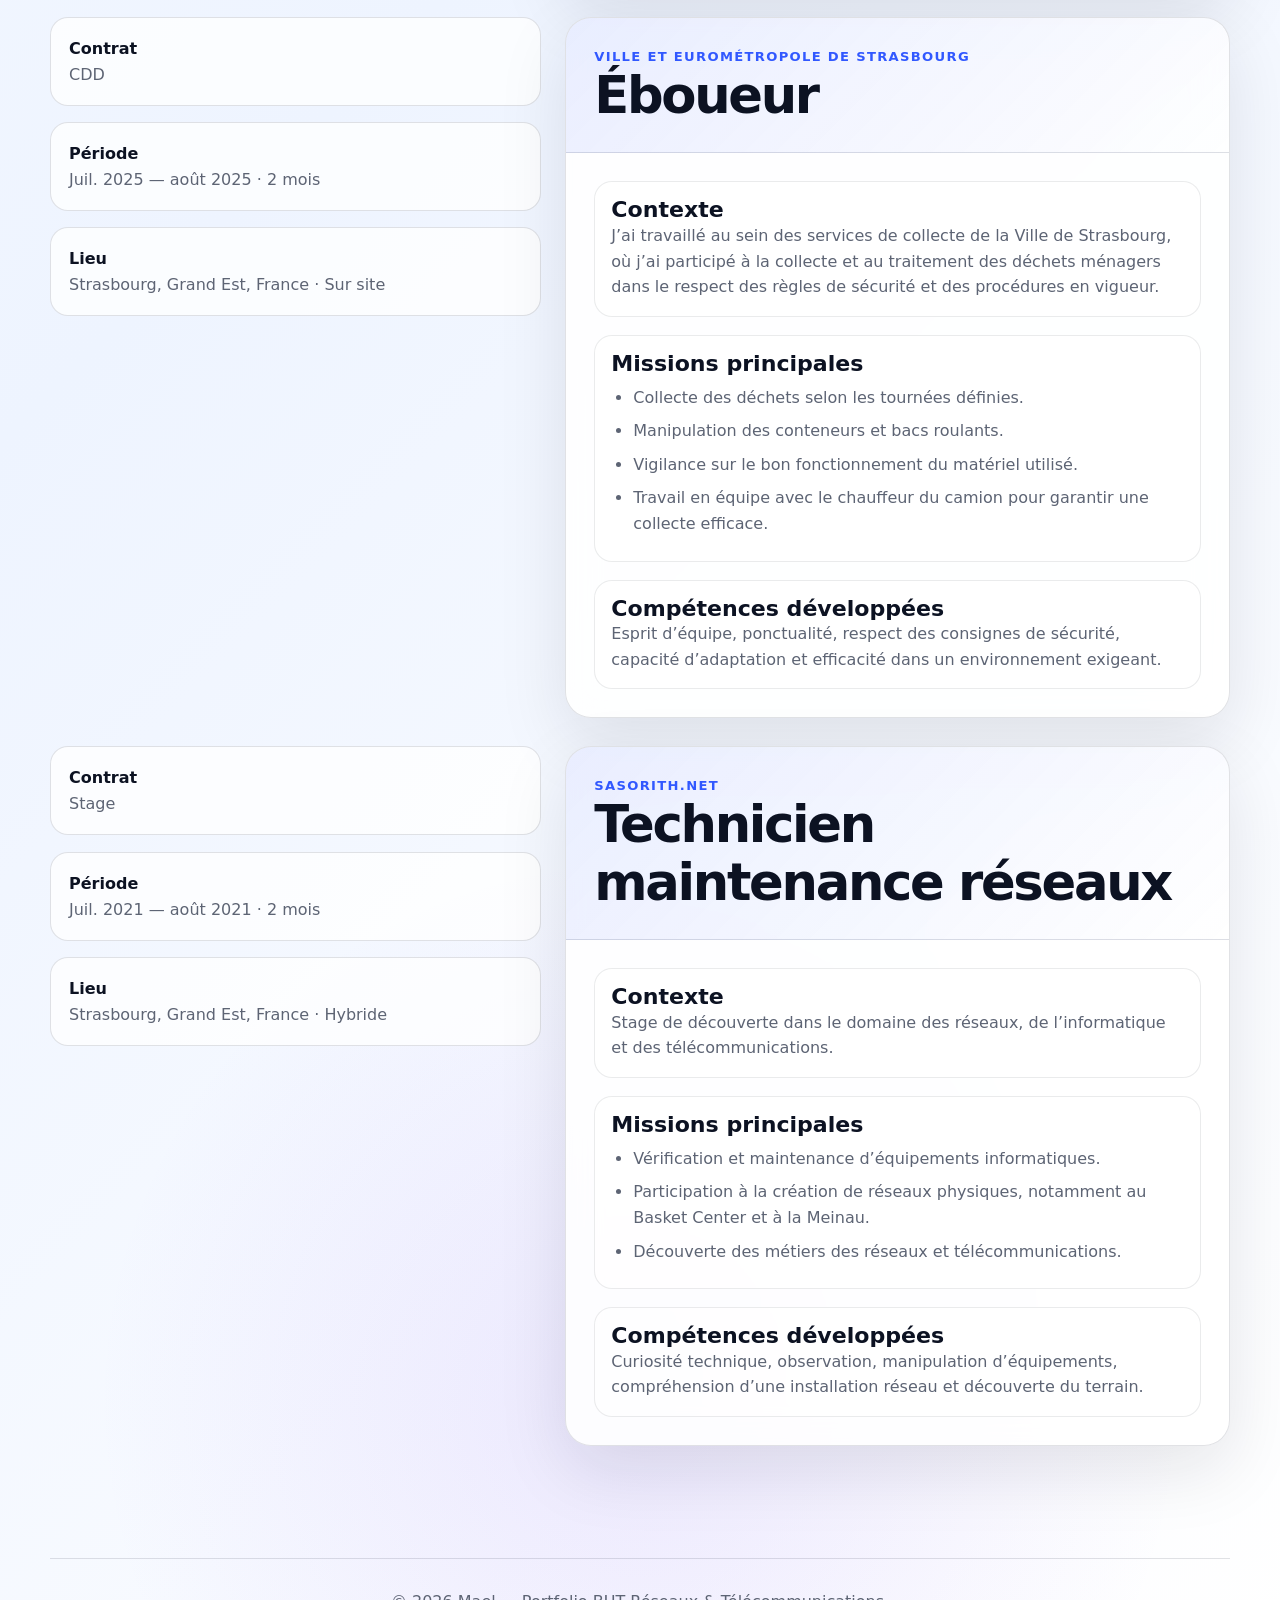
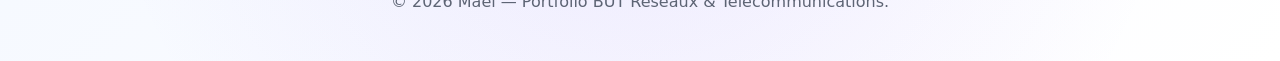
<file: experiences.html>
<!DOCTYPE html>
<html lang="fr">
<head>
  <meta charset="UTF-8" />
  <meta name="viewport" content="width=device-width, initial-scale=1.0" />
  <title>Expériences professionnelles | Portfolio Mael</title>
  <meta name="description" content="Expériences professionnelles de Mael." />
  <meta name="author" content="Mael SASORITH" />
  <meta name="theme-color" content="#3158ff" />
  <meta property="og:type" content="website" />
  <meta property="og:locale" content="fr_FR" />
  <meta property="og:site_name" content="Portfolio Mael SASORITH" />
  <meta property="og:title" content="Expériences professionnelles | Portfolio Mael" />
  <meta property="og:description" content="Expériences professionnelles de Mael." />
  <link rel="stylesheet" href="style.css" />
</head>
<body id="top">
  <input type="checkbox" id="theme-toggle" />
  <input type="checkbox" id="nav-toggle" />
  <a href="#contenu" class="skip-link">Aller au contenu principal</a>
  <div class="portfolio-loader" aria-hidden="true">
    <div class="loader-card">
      <div class="loader-logo">M</div>
      <p>Chargement du portfolio</p>
      <div class="loader-bar"><span></span></div>
    </div>
  </div>

  <header class="navbar">
    <a href="index.html#top" class="logo" aria-label="Retour à l'accueil"><span>M</span> Mael</a>

    <label for="nav-toggle" class="nav-button" aria-label="Ouvrir ou fermer le menu" role="button" tabindex="0">
      <span></span>
      <span></span>
      <span></span>
    </label>

    <nav class="menu" aria-label="Navigation principale">
      <a href="index.html#accueil">Accueil</a>
      <a href="index.html#apropos">À propos</a>
      <a href="parcours.html">Parcours</a>
      <a href="diplomes.html">Diplômes</a>
      <a href="experiences.html" class="menu-page" aria-current="page">Expériences</a>
      <a href="index.html#competences">Compétences</a>
      <a href="projets.html">SAE</a>
      <a href="index.html#contact">Contact</a>
    </nav>
    <div class="top-actions">
      <label for="theme-toggle" class="theme-button">
        <span class="light-label">Mode noir</span>
        <span class="dark-label">Mode blanc</span>
      </label>
    </div>
  </header>

  <main id="contenu">
    <section class="section page-hero">
      <div class="hero-content reveal">
        <p class="eyebrow">Expérience professionnelle</p>
        <h1>Expériences <span>Rigueur, autonomie, travail d’équipe et découverte des métiers techniques.</span></h1>
        <p class="hero-text">Cette page détaille mes expériences professionnelles et ce qu’elles m’ont apporté dans mon parcours : sens du service, respect des procédures, endurance, coordination et premiers contacts avec les réseaux.</p>
        <div class="page-nav-mini"><a href="#europapark">Europa-Park</a><a href="#strasbourg">Ville de Strasbourg</a><a href="#sasorith">SASORITH.NET</a></div>
      </div>
    </section>

    <section class="section page-section-gap">
      <article id="europapark" class="detail-grid">
        <aside class="detail-aside reveal">
          <div class="detail-stat"><strong>Contrat</strong><p>CDD</p></div>
          <div class="detail-stat"><strong>Période</strong><p>Juin 2022 — aujourd’hui</p></div>
          <div class="detail-stat"><strong>Lieu</strong><p>Rust, Bade-Wurtemberg, Allemagne · Sur site</p></div>
        </aside>
        <div class="detail-card reveal">
          <header><p class="detail-meta">Europa-Park Resort</p><h2>Employé de ménage</h2></header>
          <div class="detail-body">
            <section><h3>Contexte</h3><p>Actuellement employé d’étage en job d’été au sein des hôtels d’Europa-Park, je participe à la préparation et à la remise en état des chambres afin de garantir un environnement propre, confortable et conforme aux standards de qualité de l’établissement.</p></section>
            <section><h3>Missions principales</h3><ul><li>Nettoyage complet des chambres après le départ des clients.</li><li>Retrait et renouvellement du linge : draps, serviettes et produits d’accueil.</li><li>Réfection des lits selon les normes hôtelières.</li><li>Dépoussiérage, désinfection des surfaces et gestion des déchets.</li><li>Remise en état des salles de bain et signalement rapide des anomalies.</li></ul></section>
            <section><h3>Compétences développées</h3><p>Rigueur, efficacité, autonomie, respect des standards, sens du détail, endurance et communication avec la responsable en cas de problème technique.</p></section>
          </div>
        </div>
      </article>

      <article id="strasbourg" class="detail-grid">
        <aside class="detail-aside reveal">
          <div class="detail-stat"><strong>Contrat</strong><p>CDD</p></div>
          <div class="detail-stat"><strong>Période</strong><p>Juil. 2025 — août 2025 · 2 mois</p></div>
          <div class="detail-stat"><strong>Lieu</strong><p>Strasbourg, Grand Est, France · Sur site</p></div>
        </aside>
        <div class="detail-card reveal">
          <header><p class="detail-meta">Ville et Eurométropole de Strasbourg</p><h2>Éboueur</h2></header>
          <div class="detail-body">
            <section><h3>Contexte</h3><p>J’ai travaillé au sein des services de collecte de la Ville de Strasbourg, où j’ai participé à la collecte et au traitement des déchets ménagers dans le respect des règles de sécurité et des procédures en vigueur.</p></section>
            <section><h3>Missions principales</h3><ul><li>Collecte des déchets selon les tournées définies.</li><li>Manipulation des conteneurs et bacs roulants.</li><li>Vigilance sur le bon fonctionnement du matériel utilisé.</li><li>Travail en équipe avec le chauffeur du camion pour garantir une collecte efficace.</li></ul></section>
            <section><h3>Compétences développées</h3><p>Esprit d’équipe, ponctualité, respect des consignes de sécurité, capacité d’adaptation et efficacité dans un environnement exigeant.</p></section>
          </div>
        </div>
      </article>

      <article id="sasorith" class="detail-grid">
        <aside class="detail-aside reveal">
          <div class="detail-stat"><strong>Contrat</strong><p>Stage</p></div>
          <div class="detail-stat"><strong>Période</strong><p>Juil. 2021 — août 2021 · 2 mois</p></div>
          <div class="detail-stat"><strong>Lieu</strong><p>Strasbourg, Grand Est, France · Hybride</p></div>
        </aside>
        <div class="detail-card reveal">
          <header><p class="detail-meta">SASORITH.NET</p><h2>Technicien maintenance réseaux</h2></header>
          <div class="detail-body">
            <section><h3>Contexte</h3><p>Stage de découverte dans le domaine des réseaux, de l’informatique et des télécommunications.</p></section>
            <section><h3>Missions principales</h3><ul><li>Vérification et maintenance d’équipements informatiques.</li><li>Participation à la création de réseaux physiques, notamment au Basket Center et à la Meinau.</li><li>Découverte des métiers des réseaux et télécommunications.</li></ul></section>
            <section><h3>Compétences développées</h3><p>Curiosité technique, observation, manipulation d’équipements, compréhension d’une installation réseau et découverte du terrain.</p></section>
          </div>
        </div>
      </article>
    </section>

  </main>

  <a href="#top" class="back-top" aria-label="Retour en haut">↑</a>
  <footer>
    <p>© 2026 Mael — Portfolio BUT Réseaux & Télécommunications.</p>
  </footer>
</body>
</html>
</file>
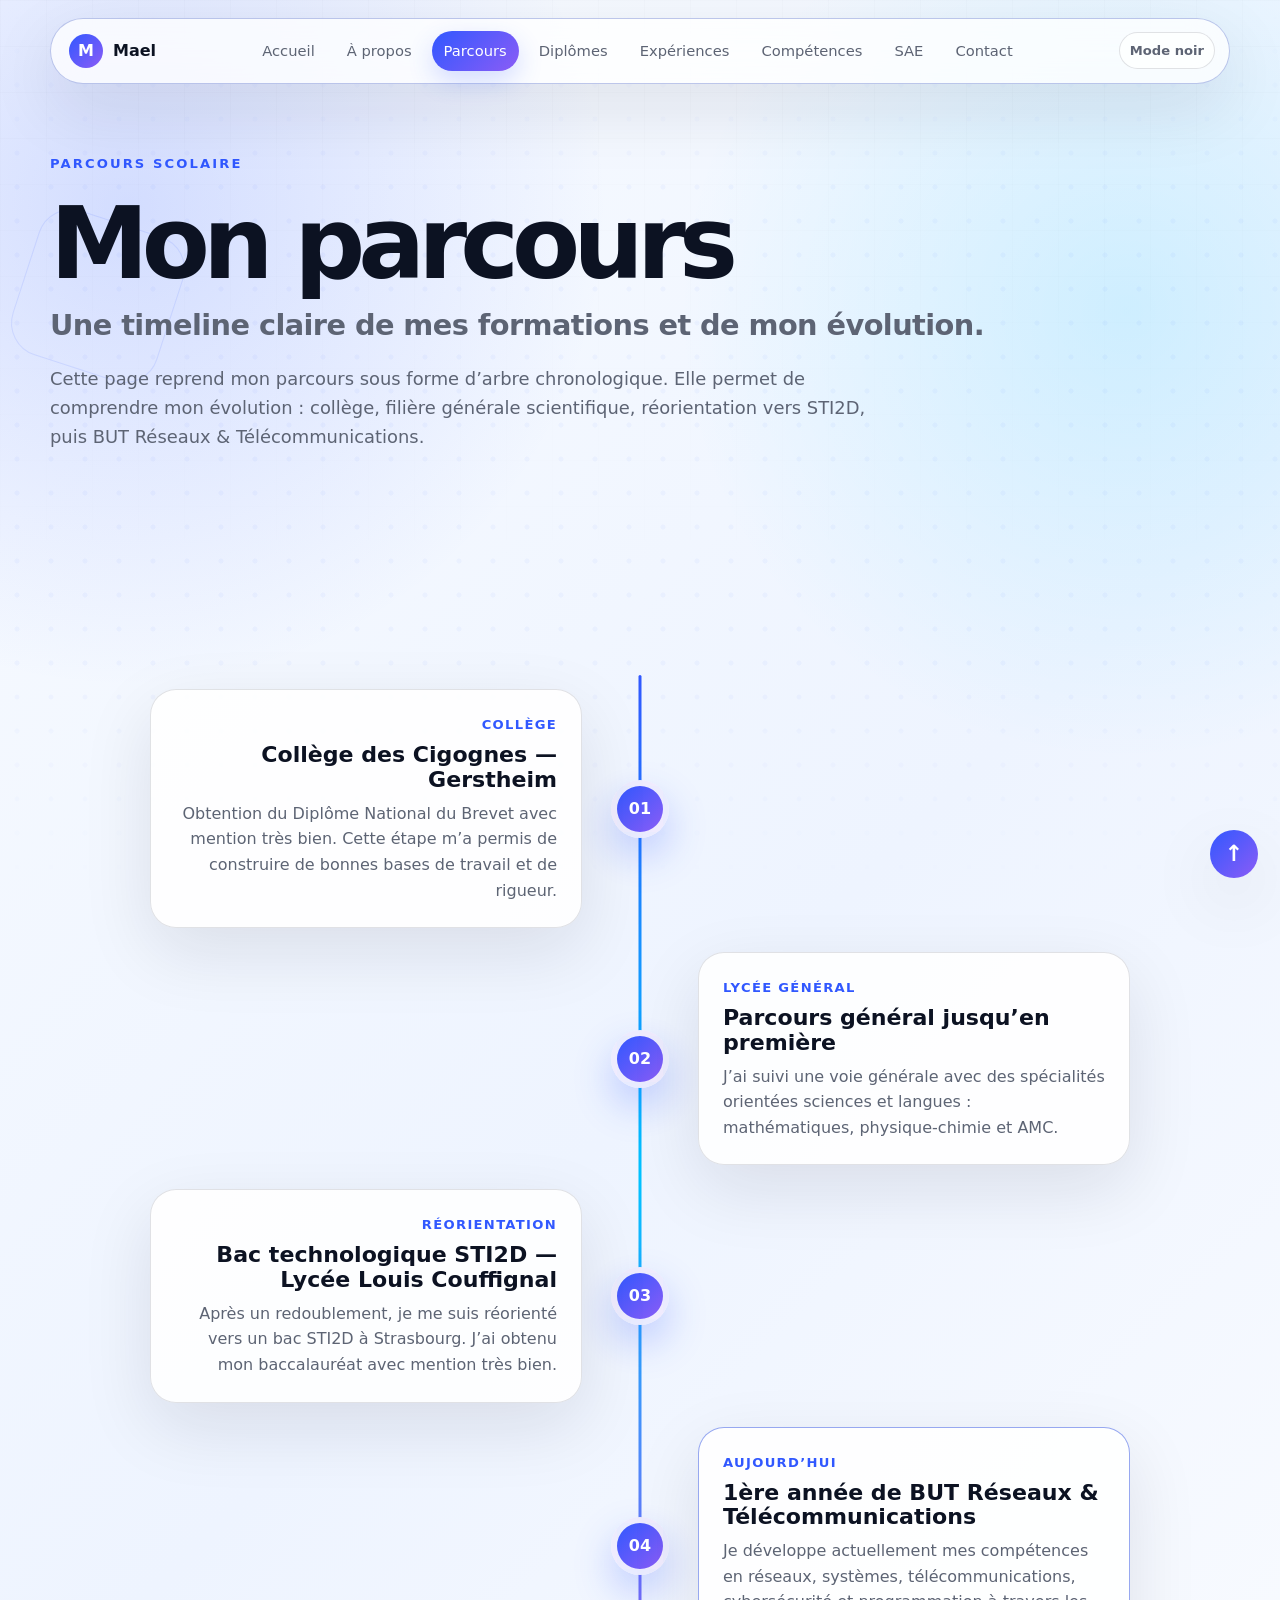
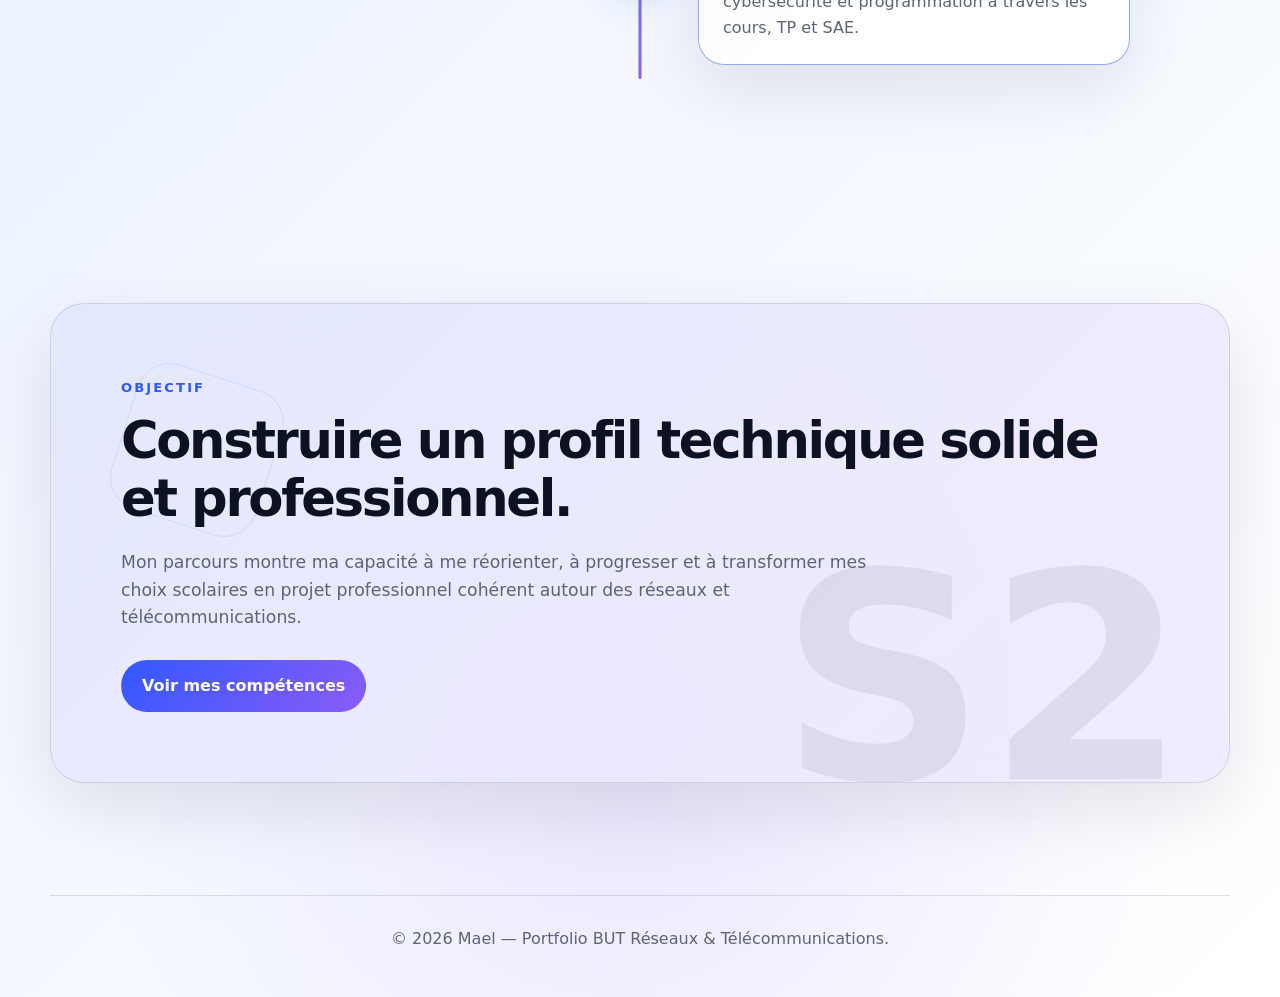
<file: parcours.html>
<!DOCTYPE html>
<html lang="fr">
<head>
  <meta charset="UTF-8" />
  <meta name="viewport" content="width=device-width, initial-scale=1.0" />
  <title>Parcours scolaire | Portfolio Mael</title>
  <meta name="description" content="Parcours scolaire de Mael sous forme de timeline." />
  <meta name="author" content="Mael SASORITH" />
  <meta name="theme-color" content="#3158ff" />
  <meta property="og:type" content="website" />
  <meta property="og:locale" content="fr_FR" />
  <meta property="og:site_name" content="Portfolio Mael SASORITH" />
  <meta property="og:title" content="Parcours scolaire | Portfolio Mael" />
  <meta property="og:description" content="Parcours scolaire de Mael sous forme de timeline." />
  <link rel="stylesheet" href="style.css" />
</head>
<body id="top">
  <input type="checkbox" id="theme-toggle" />
  <input type="checkbox" id="nav-toggle" />
  <a href="#contenu" class="skip-link">Aller au contenu principal</a>
  <div class="portfolio-loader" aria-hidden="true">
    <div class="loader-card">
      <div class="loader-logo">M</div>
      <p>Chargement du portfolio</p>
      <div class="loader-bar"><span></span></div>
    </div>
  </div>

  <header class="navbar">
    <a href="index.html#top" class="logo" aria-label="Retour à l'accueil"><span>M</span> Mael</a>

    <label for="nav-toggle" class="nav-button" aria-label="Ouvrir ou fermer le menu" role="button" tabindex="0">
      <span></span>
      <span></span>
      <span></span>
    </label>

    <nav class="menu" aria-label="Navigation principale">
      <a href="index.html#accueil">Accueil</a>
      <a href="index.html#apropos">À propos</a>
      <a href="parcours.html" class="menu-page" aria-current="page">Parcours</a>
      <a href="diplomes.html">Diplômes</a>
      <a href="experiences.html">Expériences</a>
      <a href="index.html#competences">Compétences</a>
      <a href="projets.html">SAE</a>
      <a href="index.html#contact">Contact</a>
    </nav>
    <div class="top-actions">
      <label for="theme-toggle" class="theme-button">
        <span class="light-label">Mode noir</span>
        <span class="dark-label">Mode blanc</span>
      </label>
    </div>
  </header>

  <main id="contenu">
    <section class="section page-hero">
      <div class="hero-content reveal">
        <p class="eyebrow">Parcours scolaire</p>
        <h1>Mon parcours <span>Une timeline claire de mes formations et de mon évolution.</span></h1>
        <p class="hero-text">Cette page reprend mon parcours sous forme d’arbre chronologique. Elle permet de comprendre mon évolution : collège, filière générale scientifique, réorientation vers STI2D, puis BUT Réseaux & Télécommunications.</p>
      </div>
    </section>

    <section class="section school-section">
      <div class="school-tree reveal">
        <article class="school-node">
          <span class="school-dot">01</span>
          <div><p class="school-date">Collège</p><h3>Collège des Cigognes — Gerstheim</h3><p>Obtention du Diplôme National du Brevet avec mention très bien. Cette étape m’a permis de construire de bonnes bases de travail et de rigueur.</p></div>
        </article>
        <article class="school-node">
          <span class="school-dot">02</span>
          <div><p class="school-date">Lycée général</p><h3>Parcours général jusqu’en première</h3><p>J’ai suivi une voie générale avec des spécialités orientées sciences et langues : mathématiques, physique-chimie et AMC.</p></div>
        </article>
        <article class="school-node">
          <span class="school-dot">03</span>
          <div><p class="school-date">Réorientation</p><h3>Bac technologique STI2D — Lycée Louis Couffignal</h3><p>Après un redoublement, je me suis réorienté vers un bac STI2D à Strasbourg. J’ai obtenu mon baccalauréat avec mention très bien.</p></div>
        </article>
        <article class="school-node current">
          <span class="school-dot">04</span>
          <div><p class="school-date">Aujourd’hui</p><h3>1ère année de BUT Réseaux & Télécommunications</h3><p>Je développe actuellement mes compétences en réseaux, systèmes, télécommunications, cybersécurité et programmation à travers les cours, TP et SAE.</p></div>
        </article>
      </div>
    </section>

    <section class="section">
      <div class="integrative-banner reveal">
        <p class="eyebrow">Objectif</p>
        <h2>Construire un profil technique solide et professionnel.</h2>
        <p>Mon parcours montre ma capacité à me réorienter, à progresser et à transformer mes choix scolaires en projet professionnel cohérent autour des réseaux et télécommunications.</p>
        <a href="index.html#competences" class="btn btn-primary">Voir mes compétences</a>
      </div>
    </section>

  </main>

  <a href="#top" class="back-top" aria-label="Retour en haut">↑</a>
  <footer>
    <p>© 2026 Mael — Portfolio BUT Réseaux & Télécommunications.</p>
  </footer>
</body>
</html>
</file>
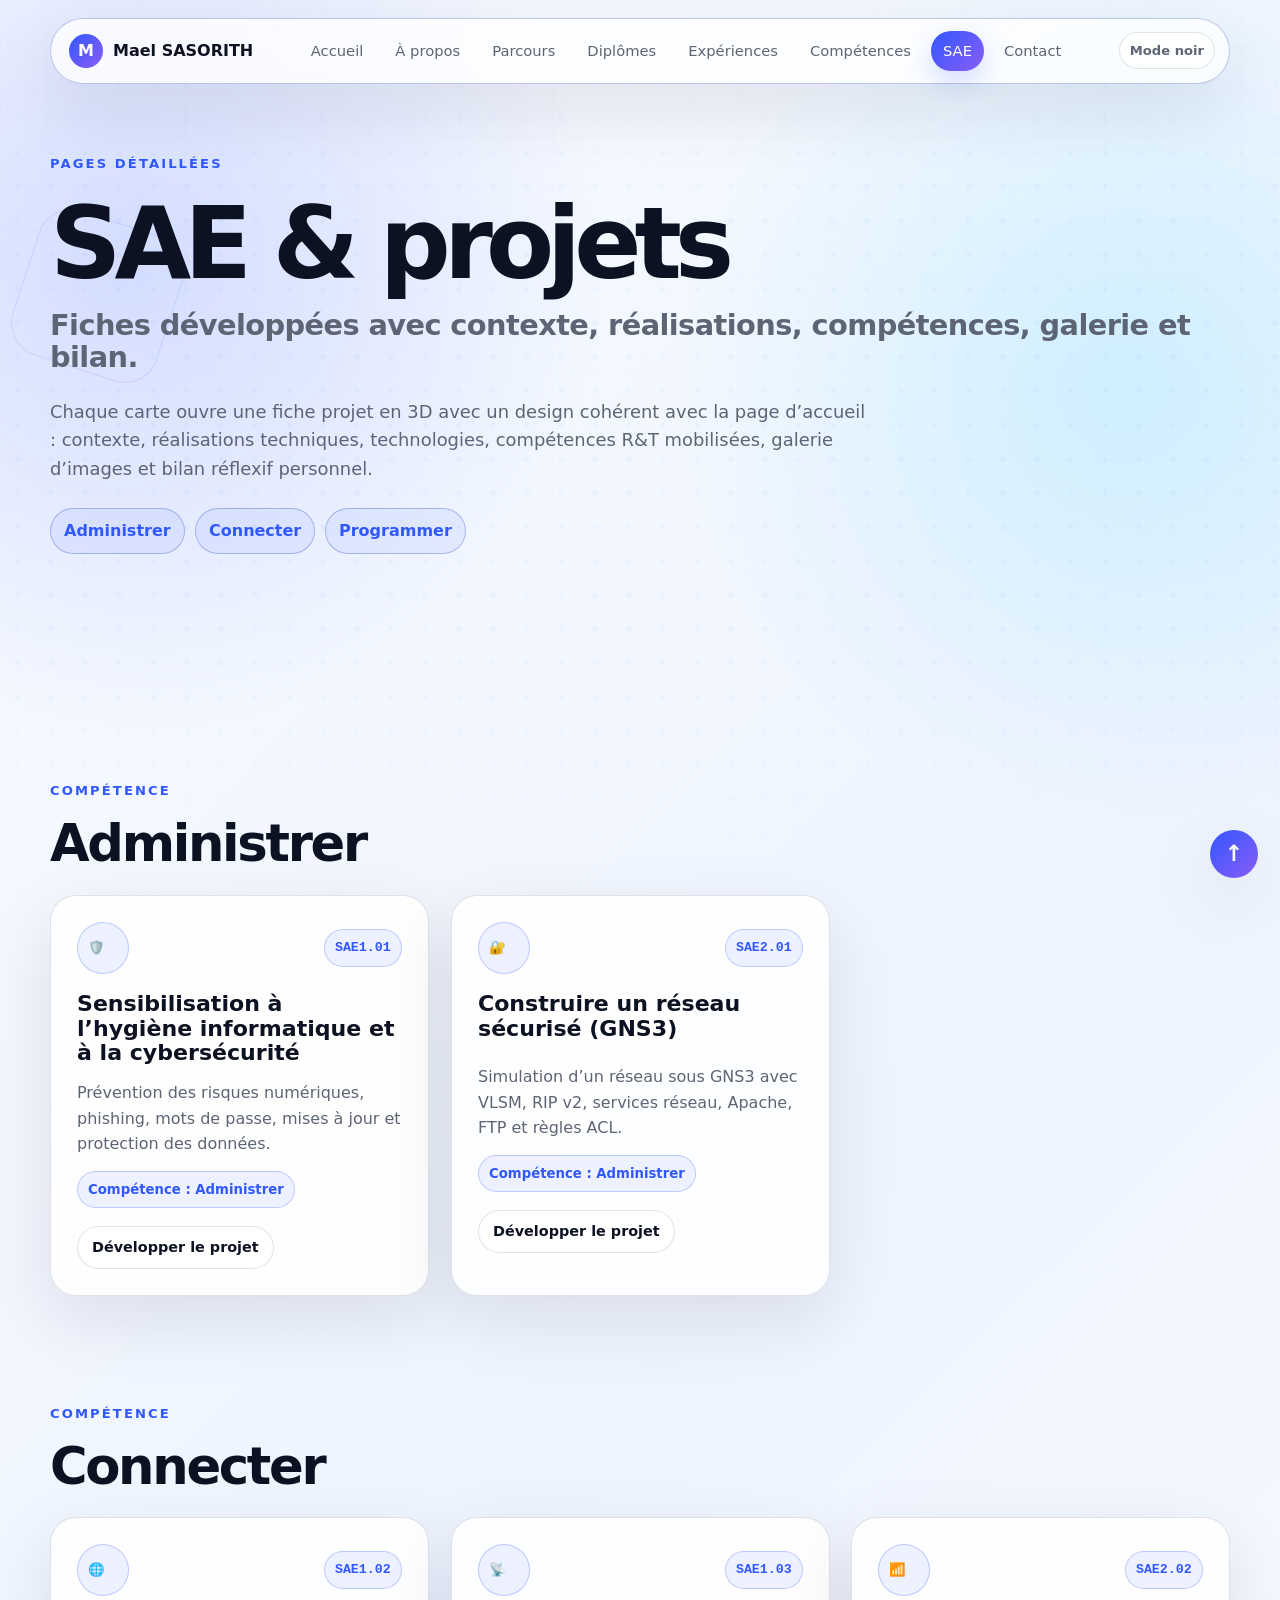
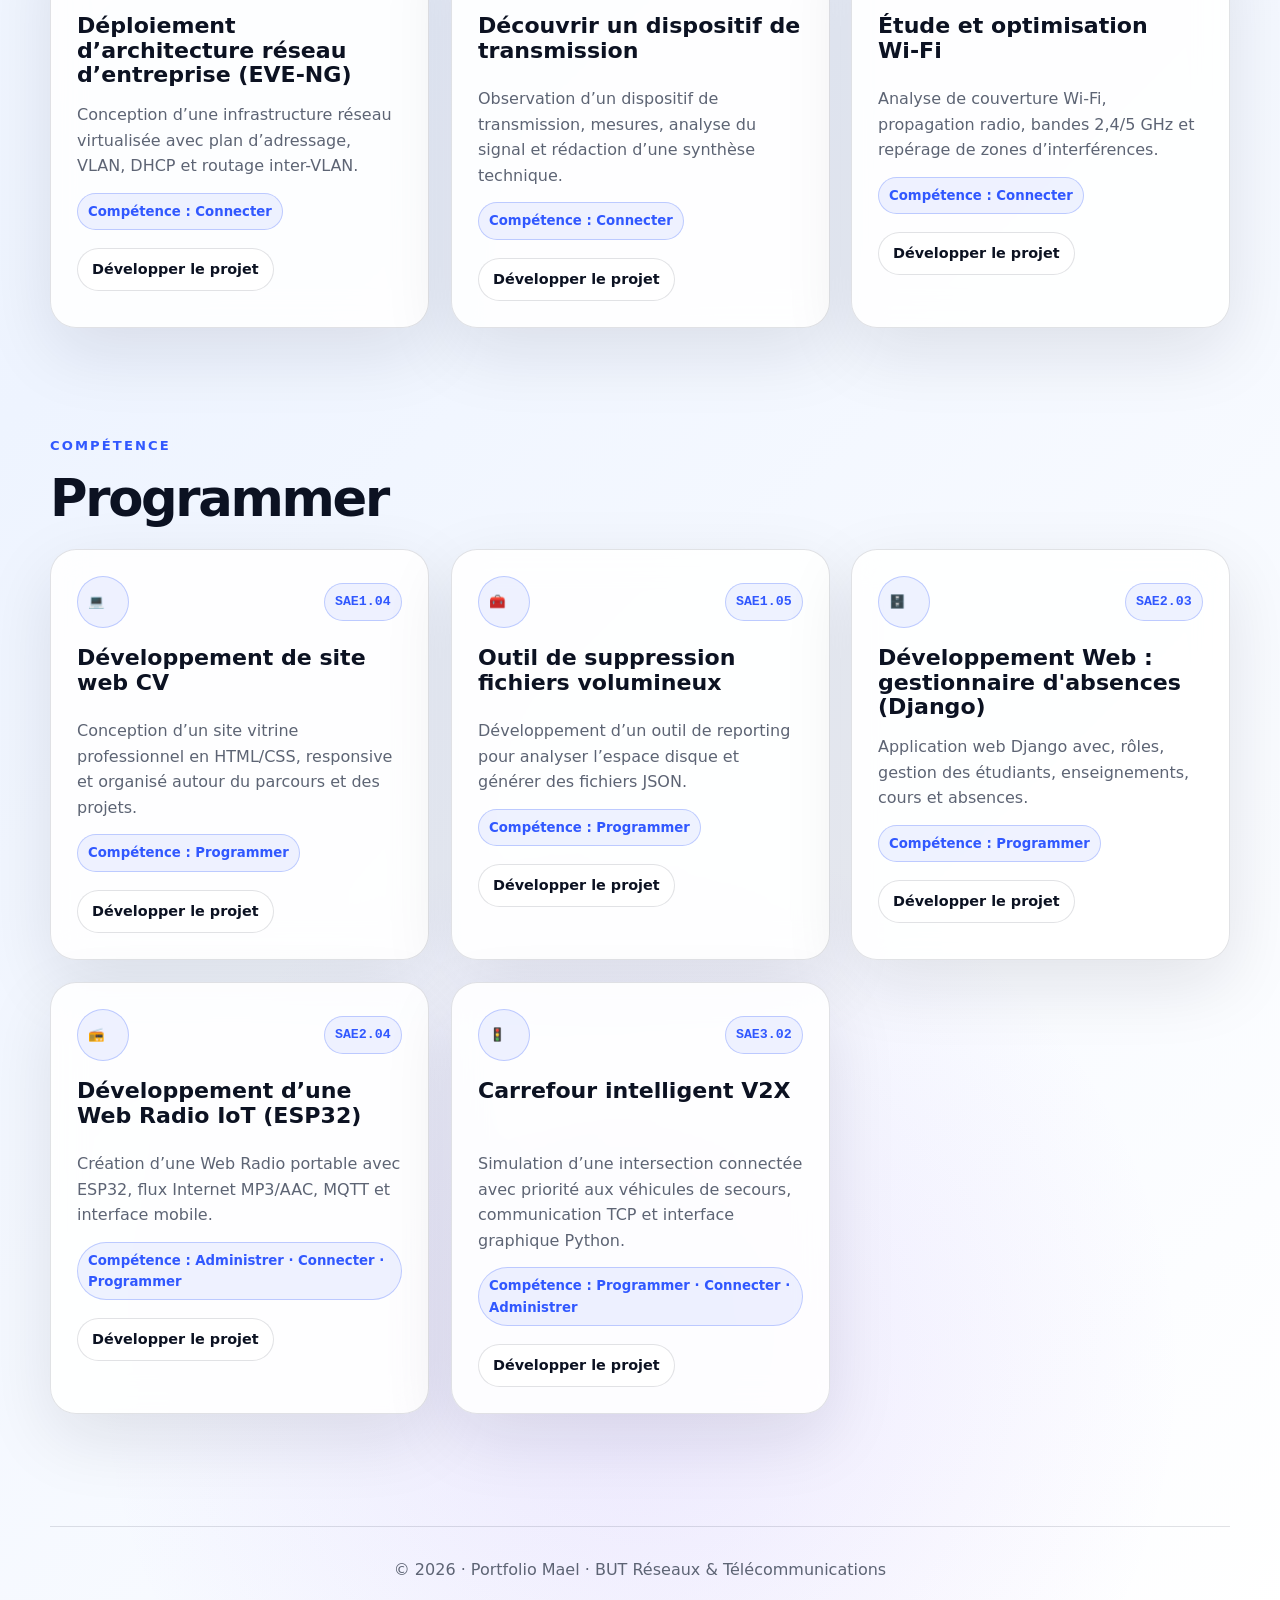
<file: projets.html>
<!DOCTYPE html>
<html lang="fr">
<head>
  <meta charset="UTF-8" />
  <meta name="viewport" content="width=device-width, initial-scale=1.0" />
  <title>Projets SAE | Portfolio Mael</title>
  <meta name="description" content="Pages détaillées des SAE et projets de Mael avec galeries, compétences et bilans réflexifs." />
  <meta name="author" content="Mael SASORITH" />
  <meta name="theme-color" content="#3158ff" />
  <meta property="og:type" content="website" />
  <meta property="og:locale" content="fr_FR" />
  <meta property="og:site_name" content="Portfolio Mael SASORITH" />
  <meta property="og:title" content="Projets SAE | Portfolio Mael" />
  <meta property="og:description" content="Pages détaillées des SAE et projets de Mael avec galeries, compétences et bilans réflexifs." />
  <link rel="stylesheet" href="style.css" />
</head>
<body id="top">
  <input type="checkbox" id="theme-toggle" />
  <input type="checkbox" id="nav-toggle" />
  <a href="#contenu" class="skip-link">Aller au contenu principal</a>
  <div class="portfolio-loader" aria-hidden="true">
    <div class="loader-card">
      <div class="loader-logo">M</div>
      <p>Chargement du portfolio</p>
      <div class="loader-bar"><span></span></div>
    </div>
  </div>

  <header class="navbar">
    <a href="index.html#top" class="logo" aria-label="Retour à l'accueil"><span>M</span> Mael SASORITH</a>

    <label for="nav-toggle" class="nav-button" aria-label="Ouvrir ou fermer le menu" role="button" tabindex="0">
      <span></span><span></span><span></span>
    </label>

    <nav class="menu" aria-label="Navigation principale">
      <a href="index.html#accueil">Accueil</a>
      <a href="index.html#apropos">À propos</a>
      <a href="parcours.html">Parcours</a>
      <a href="diplomes.html">Diplômes</a>
      <a href="experiences.html">Expériences</a>
      <a href="index.html#competences">Compétences</a>
      <a href="projets.html" class="menu-page" aria-current="page">SAE</a>
      <a href="index.html#contact">Contact</a>
    </nav>
    <div class="top-actions">
      <label for="theme-toggle" class="theme-button">
        <span class="light-label">Mode noir</span>
        <span class="dark-label">Mode blanc</span>
      </label>
    </div>
  </header>

  <main id="contenu">
    <section class="section page-hero">
      <div class="hero-content reveal">
        <p class="eyebrow">Pages détaillées</p>
        <h1>SAE & projets <span>Fiches développées avec contexte, réalisations, compétences, galerie et bilan.</span></h1>
        <p class="hero-text">Chaque carte ouvre une fiche projet en 3D avec un design cohérent avec la page d’accueil : contexte, réalisations techniques, technologies, compétences R&T mobilisées, galerie d’images et bilan réflexif personnel.</p>
        <div class="page-nav-mini">
          <a href="#administrer">Administrer</a><a href="#connecter">Connecter</a><a href="#programmer">Programmer</a>
        </div>
      </div>
    </section>

    <section id="liste-projets" class="section page-section-gap project-catalog">
      <section id="administrer" class="project-family">
        <div class="section-title compact-title">
          <p class="eyebrow">Compétence</p>
          <h2>Administrer</h2>
        </div>
        <div class="cards project-cards">
        <article class="card project-card project-case-card reveal">
          <div class="case-card-top"><span class="case-card-icon">🛡️</span><span class="case-code">SAE1.01</span></div>
          <h3>Sensibilisation à l’hygiène informatique et à la cybersécurité</h3>
          <p>Prévention des risques numériques, phishing, mots de passe, mises à jour et protection des données.</p>
          <span>Compétence : Administrer</span>
          <a href="#sae101" class="btn btn-small">Développer le projet</a>
        </article>
        <article class="card project-card project-case-card reveal">
          <div class="case-card-top"><span class="case-card-icon">🔐</span><span class="case-code">SAE2.01</span></div>
          <h3>Construire un réseau sécurisé (GNS3)</h3>
          <p>Simulation d’un réseau sous GNS3 avec VLSM, RIP v2, services réseau, Apache, FTP et règles ACL.</p>
          <span>Compétence : Administrer</span>
          <a href="#sae201" class="btn btn-small">Développer le projet</a>
        </article>
        </div>
      </section>
      <section id="connecter" class="project-family">
        <div class="section-title compact-title">
          <p class="eyebrow">Compétence</p>
          <h2>Connecter</h2>
        </div>
        <div class="cards project-cards">
        <article class="card project-card project-case-card reveal">
          <div class="case-card-top"><span class="case-card-icon">🌐</span><span class="case-code">SAE1.02</span></div>
          <h3>Déploiement d’architecture réseau d’entreprise (EVE-NG)</h3>
          <p>Conception d’une infrastructure réseau virtualisée avec plan d’adressage, VLAN, DHCP et routage inter-VLAN.</p>
          <span>Compétence : Connecter</span>
          <a href="#sae102" class="btn btn-small">Développer le projet</a>
        </article>
        <article class="card project-card project-case-card reveal">
          <div class="case-card-top"><span class="case-card-icon">📡</span><span class="case-code">SAE1.03</span></div>
          <h3>Découvrir un dispositif de transmission</h3>
          <p>Observation d’un dispositif de transmission, mesures, analyse du signal et rédaction d’une synthèse technique.</p>
          <span>Compétence : Connecter</span>
          <a href="#sae103" class="btn btn-small">Développer le projet</a>
        </article>
        <article class="card project-card project-case-card reveal">
          <div class="case-card-top"><span class="case-card-icon">📶</span><span class="case-code">SAE2.02</span></div>
          <h3>Étude et optimisation Wi‑Fi</h3>
          <p>Analyse de couverture Wi‑Fi, propagation radio, bandes 2,4/5 GHz et repérage de zones d’interférences.</p>
          <span>Compétence : Connecter</span>
          <a href="#sae202" class="btn btn-small">Développer le projet</a>
        </article>
        </div>
      </section>
      <section id="programmer" class="project-family">
        <div class="section-title compact-title">
          <p class="eyebrow">Compétence</p>
          <h2>Programmer</h2>
        </div>
        <div class="cards project-cards">
        <article class="card project-card project-case-card reveal">
          <div class="case-card-top"><span class="case-card-icon">💻</span><span class="case-code">SAE1.04</span></div>
          <h3>Développement de site web CV</h3>
          <p>Conception d’un site vitrine professionnel en HTML/CSS, responsive et organisé autour du parcours et des projets.</p>
          <span>Compétence : Programmer</span>
          <a href="#sae104" class="btn btn-small">Développer le projet</a>
        </article>
        <article class="card project-card project-case-card reveal">
          <div class="case-card-top"><span class="case-card-icon">🧰</span><span class="case-code">SAE1.05</span></div>
          <h3>Outil de suppression fichiers volumineux</h3>
          <p>Développement d’un outil de reporting pour analyser l’espace disque et générer des fichiers JSON.</p>
          <span>Compétence : Programmer</span>
          <a href="#sae105" class="btn btn-small">Développer le projet</a>
        </article>
        <article class="card project-card project-case-card reveal">
          <div class="case-card-top"><span class="case-card-icon">🗄️</span><span class="case-code">SAE2.03</span></div>
          <h3>Développement Web : gestionnaire d'absences (Django)</h3>
          <p>Application web Django avec, rôles, gestion des étudiants, enseignements, cours et absences.</p>
          <span>Compétence : Programmer</span>
          <a href="#sae203" class="btn btn-small">Développer le projet</a>
        </article>
        <article class="card project-card project-case-card reveal">
          <div class="case-card-top"><span class="case-card-icon">📻</span><span class="case-code">SAE2.04</span></div>
          <h3>Développement d’une Web Radio IoT (ESP32)</h3>
          <p>Création d’une Web Radio portable avec ESP32, flux Internet MP3/AAC, MQTT et interface mobile.</p>
          <span>Compétence : Administrer · Connecter · Programmer</span>
          <a href="#sae204" class="btn btn-small">Développer le projet</a>
        </article>
        <article class="card project-card project-case-card reveal">
          <div class="case-card-top"><span class="case-card-icon">🚦</span><span class="case-code">SAE3.02</span></div>
          <h3>Carrefour intelligent V2X</h3>
          <p>Simulation d’une intersection connectée avec priorité aux véhicules de secours, communication TCP et interface graphique Python.</p>
          <span>Compétence : Programmer · Connecter · Administrer</span>
          <a href="#sae302" class="btn btn-small">Développer le projet</a>
        </article>
        </div>
      </section>
    </section>

    <aside id="sae101" class="project-modal case-modal" aria-labelledby="title-sae101">
      <a href="#liste-projets" class="modal-backdrop" aria-label="Fermer le projet"></a>
      <article class="modal-panel case-panel">
        <header class="modal-header case-header">
          <div class="modal-icon">🛡️</div>
          <div>
            <h2 id="title-sae101">Sensibilisation à l’hygiène informatique et à la cybersécurité</h2>
            <p>2025/2026 · Individuel · S1 · SAE1.01</p>
          </div>
          <a href="#liste-projets" class="modal-close" aria-label="Fermer">×</a>
        </header>
        <div class="modal-body case-body">
          <section class="modal-section">
            <h3>🧠 Contexte</h3>
            <p>Projet de sensibilisation aux risques numériques et aux bonnes pratiques de sécurité. L’objectif est de rendre des notions techniques compréhensibles pour un public non spécialiste.</p>
          </section>
          <section class="modal-section">
            <h3>🛠 Réalisations techniques</h3>
            <p>Analyse de situations à risque, création d’un support clair, synthèse sur les mots de passe, le phishing, les mises à jour, la sauvegarde, la confidentialité et les comportements utilisateurs.</p>
          </section>
          <section class="modal-section">
            <h3>⚙ Technologies</h3>
            <div class="tags">
              <span>Cybersécurité</span>
              <span>Phishing</span>
              <span>Mots de passe</span>
              <span>RGPD</span>
              <span>Documentation</span>
            </div>
          </section>
          <section class="modal-section">
            <h3>🎓 Compétences R&T mobilisées</h3>
            <ul>
              <li>AC11.01 — Maîtriser les lois fondamentales de l’électricité afin d’intervenir sur des équipements réseaux et télécoms.</li>
              <li>AC11.03 — Configurer les fonctions de base du réseau local.</li>
              <li>AC13.06 — S’intégrer dans un environnement propice au développement et au travail collaboratif.</li>
            </ul>
          </section>
          <section class="modal-section">
            <h3>💡 Bilan réflexif personnel</h3>
            <p>“Ce projet m’a appris à vulgariser les bons réflexes de sécurité et à structurer un message clair. J’ai compris que la cybersécurité dépend autant des usages que des outils techniques.”</p>
          </section>
        </div>
      </article>
    </aside>
    <aside id="sae102" class="project-modal case-modal" aria-labelledby="title-sae102">
      <a href="#liste-projets" class="modal-backdrop" aria-label="Fermer le projet"></a>
      <article class="modal-panel case-panel">
        <header class="modal-header case-header">
          <div class="modal-icon">🌐</div>
          <div>
            <h2 id="title-sae102">Déploiement d’architecture réseau d’entreprise (EVE-NG)</h2>
            <p>Individuel · S1 · SAE1.02</p>
          </div>
          <a href="#liste-projets" class="modal-close" aria-label="Fermer">×</a>
        </header>
        <div class="modal-body case-body">
          <section class="modal-section">
            <h3>🧠 Contexte</h3>
            <p>Ce projet avait pour objectif de concevoir une infrastructure réseau d’entreprise complète à l’aide du simulateur EVE-NG. Il m’a permis de mettre en pratique les bases essentielles d’un réseau professionnel, notamment l’organisation de l’architecture, la segmentation logique du réseau et la gestion de l’attribution des adresses IP.</p>
          </section>
          <section class="modal-section">
            <h3>🛠 Réalisations techniques</h3>
            <p>J’ai conçu une architecture réseau virtualisée en élaborant un plan d’adressage adapté aux besoins de l’infrastructure. Le trafic a été segmenté à l’aide de VLAN afin de séparer les différents services de manière claire et sécurisée. J’ai également configuré le protocole VTP, mis en place le routage inter-VLAN et déployé des services réseau essentiels comme le DHCP. Enfin, les équipements actifs ont été configurés et vérifiés afin d’assurer le bon fonctionnement global de l’infrastructure.</p>
          </section>
          <section class="modal-section">
            <h3>⚙ Technologies</h3>
            <div class="tags">
              <span>EVE-NG</span>
              <span>VLAN</span>
              <span>VTP</span>
              <span>DHCP</span>
              <span>Routage inter-VLAN</span>
              <span>Cisco</span>
            </div>
          </section>
          <section class="modal-section">
            <h3>🎓 Compétences R&T mobilisées</h3>
            <ul>
              <li>AC11.02 — Comprendre l’architecture et les fondements des systèmes numériques, des communications et de l’Internet.</li>
              <li>AC11.03 — Configurer les fonctions de base du réseau local.</li>
              <li>AC11.04 — Maîtriser les rôles et principes fondamentaux des systèmes d’exploitation afin d’interagir avec ceux-ci pour la configuration et l’administration des réseaux.</li>
            </ul>
          </section>
          <section class="modal-section">
            <h3>🖼 Galerie</h3>
            <div class="case-gallery">
              <figure class="case-shot">
                <img src="assets/projets/sae102-eve-ng.png" alt="Capture du projet sae102 numéro 1" loading="lazy" />
              </figure>
            </div>
          </section>
          <section class="modal-section">
            <h3>💡 Bilan réflexif personnel</h3>
            <p>“Ce projet m’a permis de comprendre qu’un plan d’adressage clair et bien structuré est indispensable avant de commencer la configuration d’un réseau. J’ai également rencontré des difficultés avec le protocole VTP, ce qui m’a appris à mieux diagnostiquer ce type d’erreur. Depuis cette expérience, je prends davantage le temps de documenter mes configurations afin de travailler de manière plus organisée et plus efficace.”</p>
          </section>
        </div>
      </article>
    </aside>
    <aside id="sae103" class="project-modal case-modal" aria-labelledby="title-sae103">
      <a href="#liste-projets" class="modal-backdrop" aria-label="Fermer le projet"></a>
      <article class="modal-panel case-panel">
        <header class="modal-header case-header">
          <div class="modal-icon">📡</div>
          <div>
            <h2 id="title-sae103">Découvrir un dispositif de transmission</h2>
            <p>Binôme · S1 · SAE1.03</p>
          </div>
          <a href="#liste-projets" class="modal-close" aria-label="Fermer">×</a>
        </header>
        <div class="modal-body case-body">
          <section class="modal-section">
            <h3>🧠 Contexte</h3>
            <p>Découverte pratique d’un dispositif permettant de transmettre une information. L’objectif est de relier les notions de cours avec l’observation et les mesures effectuées sur un système réel.</p>
          </section>
          <section class="modal-section">
            <h3>🛠 Réalisations techniques</h3>
            <p>Observation du montage, relevés de mesures, analyse du principe de transmission, comparaison des résultats et rédaction d’une synthèse expliquant le fonctionnement du dispositif.</p>
          </section>
          <section class="modal-section">
            <h3>⚙ Technologies</h3>
            <div class="tags">
              <span>Transmission</span>
              <span>Signal</span>
              <span>Mesures</span>
              <span>Analyse</span>
              <span>Synthèse technique</span>
            </div>
          </section>
          <section class="modal-section">
            <h3>🎓 Compétences R&T mobilisées</h3>
            <ul>
              <li>AC12.01 — Mesurer, analyser et commenter les signaux.</li>
              <li>AC12.03 — Déployer des supports de transmission.</li>
              <li>AC13.02 — Lire, exécuter, corriger et modifier un programme.</li>
            </ul>
          </section>
          <section class="modal-section">
            <h3>💡 Bilan réflexif personnel</h3>
            <p>“Ce travail m’a permis de mieux comprendre le lien entre la théorie, les mesures et le comportement réel d’un dispositif. J’ai appris à être plus précis dans mes observations et dans la rédaction technique.”</p>
          </section>
        </div>
      </article>
    </aside>
    <aside id="sae104" class="project-modal case-modal" aria-labelledby="title-sae104">
      <a href="#liste-projets" class="modal-backdrop" aria-label="Fermer le projet"></a>
      <article class="modal-panel case-panel">
        <header class="modal-header case-header">
          <div class="modal-icon">💻</div>
          <div>
            <h2 id="title-sae104">Développement de site web CV</h2>
            <p>Individuel · 11 h · S1/S2 · SAE1.04</p>
          </div>
          <a href="#liste-projets" class="modal-close" aria-label="Fermer">×</a>
        </header>
        <div class="modal-body case-body">
          <section class="modal-section">
            <h3>🧠 Contexte</h3>
            <p>Conception d’une vitrine numérique professionnelle pour mettre en valeur mon parcours. L’objectif principal était de maîtriser de bout en bout le processus de création.</p>
          </section>
          <section class="modal-section">
            <h3>🛠 Réalisations techniques</h3>
            <p>Conception de l’architecture, maquettage et codage d’un site web personnel faisant office de CV en ligne. Utilisation des standards HTML5 et CSS3, structuration sémantique et adaptation responsive pour ordinateur et mobile.</p>
          </section>
          <section class="modal-section">
            <h3>⚙ Technologies</h3>
            <div class="tags">
              <span>HTML</span>
              <span>CSS</span>
            </div>
          </section>
          <section class="modal-section">
            <h3>🎓 Compétences R&T mobilisées</h3>
            <ul>
              <li>AC13.04 — Connaître l’architecture et les technologies d’un site Web.</li>
              <li>AC13.01 — Utiliser un système informatique et ses outils.</li>
              <li>AC13.02 — Lire, exécuter, corriger et modifier un programme.</li>
              <li>AC13.05 — Choisir les mécanismes de gestion de données adaptés au développement de l’outil et argumenter ses choix.</li>
            </ul>
          </section>
          <section class="modal-section">
            <h3>💡 Bilan réflexif personnel</h3>
            <p>“Développer ce site de zéro m’a permis de comprendre que la qualité du code HTML/CSS n’est qu’une partie du travail. Le design, l’expérience utilisateur et l’organisation du contenu sont aussi essentiels.”</p>
          </section>
          <section class="modal-section case-actions">
              <a href="https://github.com/MaelS06" class="case-link" target="_blank" rel="noopener noreferrer">GitHub</a>
          </section>
        </div>
      </article>
    </aside>
    <aside id="sae105" class="project-modal case-modal" aria-labelledby="title-sae105">
      <a href="#liste-projets" class="modal-backdrop" aria-label="Fermer le projet"></a>
      <article class="modal-panel case-panel">
        <header class="modal-header case-header">
          <div class="modal-icon">🧰</div>
          <div>
            <h2 id="title-sae105">Outil de suppression fichiers volumineux</h2>
            <p>Binôme · 14 h · S1 · SAE1.05</p>
          </div>
          <a href="#liste-projets" class="modal-close" aria-label="Fermer">×</a>
        </header>
        <div class="modal-body case-body">
          <section class="modal-section">
            <h3>🧠 Contexte</h3>
            <p>Ce projet consistait à développer un outil de reporting destiné aux administrateurs système, permettant d’identifier rapidement les fichiers volumineux présents sur un disque dur. L’objectif était de faciliter la libération d’espace de stockage de manière ciblée, efficace et sécurisée.</p>
          </section>
          <section class="modal-section">
            <h3>🛠 Réalisations techniques</h3>
            <p> J’ai développé un outil de reporting multiplateforme complet. Le backend a été conçu en Python avec l’utilisation de pathlib pour parcourir les arborescences de fichiers et générer des rapports au format JSON. J’ai également créé une interface graphique ergonomique avec PyQt5, puis intégré des scripts PowerShell afin d’automatiser certaines actions de nettoyage ciblé.</p>
          </section>
          <section class="modal-section">
            <h3>⚙ Technologies</h3>
            <div class="tags">
              <span>Python</span>
              <span>PowerShell</span>
              <span>JSON</span>
              <span>Pathlib</span>
            </div>
          </section>
          <section class="modal-section">
            <h3>🎓 Compétences R&T mobilisées</h3>
            <ul>
              <li>AC13.01 — Utiliser un système informatique et ses outils.</li>
              <li>AC13.02 — Lire, exécuter, corriger et modifier un programme.</li>
              <li>AC13.03 — Traduire un algorithme dans un langage et pour un environnement donné.</li>
              <li>AC13.06 — S’intégrer dans un environnement propice au développement et au travail collaboratif.</li>
            </ul>
          </section>
          <section class="modal-section">
            <h3>💡 Bilan réflexif personnel</h3>
            <p>“Le travail en binôme sur ce projet m’a appris l’importance de la coordination lors de l’intégration de différentes briques : Python, interface graphique et scripts système. J’ai aussi pris conscience des enjeux de compatibilité entre les chemins de fichiers selon les systèmes.”</p>
          </section>
          <section class="modal-section case-actions">
              <a href="https://github.com/MaelS06" class="case-link" target="_blank" rel="noopener noreferrer">GitHub</a>
              <a href="https://www.linkedin.com/in/mael-sasorith-671611389/" class="case-link" target="_blank" rel="noopener noreferrer">LinkedIn</a>
          </section>
        </div>
      </article>
    </aside>
    <aside id="sae201" class="project-modal case-modal" aria-labelledby="title-sae201">
      <a href="#liste-projets" class="modal-backdrop" aria-label="Fermer le projet"></a>
      <article class="modal-panel case-panel">
        <header class="modal-header case-header">
          <div class="modal-icon">🔐</div>
          <div>
            <h2 id="title-sae201">Construire un réseau sécurisé (GNS3)</h2>
            <p>Individuel · 14 h · S2 · SAE21</p>
          </div>
          <a href="#liste-projets" class="modal-close" aria-label="Fermer">×</a>
        </header>
        <div class="modal-body case-body">
          <section class="modal-section">
            <h3>🧠 Contexte</h3>
            <p>Après une première approche des fondamentaux sur EVE-NG, ce projet vise à approfondir la gestion d’infrastructures en intégrant un plan d’adressage complexe, des services serveurs et des règles strictes de cybersécurité.</p>
          </section>
          <section class="modal-section">
            <h3>🛠 Réalisations techniques</h3>
            <p>Simulation d’un réseau sous GNS3, création d’un plan d’adressage IP à masques variables, configuration du routage dynamique RIP v2, mise en place d’équilibrage de charge via spanning-tree, gestion du routage inter-VLAN centralisé, déploiement de services DHCP, FTP et Apache Web, puis sécurisation par port-security et ACL.</p>
          </section>
          <section class="modal-section">
            <h3>⚙ Technologies</h3>
            <div class="tags">
              <span>GNS3</span>
              <span>VLSM</span>
              <span>RIP v2</span>
              <span>ACL</span>
              <span>Port-security</span>
              <span>Apache</span>
              <span>FTP</span>
            </div>
          </section>
          <section class="modal-section">
            <h3>🎓 Compétences R&T mobilisées</h3>
            <ul>
              <li>AC11.03 — Configurer les fonctions de base du réseau local.</li>
              <li>AC11.04 — Maîtriser les rôles et principes fondamentaux des systèmes d’exploitation afin d’interagir avec ceux-ci pour la configuration et l’administration des réseaux.</li>
              <li>AC13.01 — Utiliser un système informatique et ses outils.</li>
            </ul>
          </section>
          <section class="modal-section">
            <h3>🖼 Galerie</h3>
            <div class="case-gallery">
              <figure class="case-shot">
                <img src="assets/projets/sae201-gns3.png" alt="Capture du projet sae201 numéro 1" loading="lazy" />
              </figure>
            </div>
          </section>
          <section class="modal-section">
            <h3>💡 Bilan réflexif personnel</h3>
            <p>“Ce projet m’a permis d’aller plus loin que mes premières infrastructures. J’ai saisi l’importance de la segmentation par VLSM pour optimiser les ressources IP et j’ai mieux compris l’intérêt des ACL et du port-security dans la sécurité périmétrique.”</p>
          </section>
        </div>
      </article>
    </aside>
    <aside id="sae202" class="project-modal case-modal" aria-labelledby="title-sae202">
      <a href="#liste-projets" class="modal-backdrop" aria-label="Fermer le projet"></a>
      <article class="modal-panel case-panel">
        <header class="modal-header case-header">
          <div class="modal-icon">📶</div>
          <div>
            <h2 id="title-sae202">Découvrir un dispositif de transmission</h2>
            <p>Groupe de 4 · 17,5 h · S1 · SAE1.03</p>
          </div>
          <a href="#liste-projets" class="modal-close" aria-label="Fermer">×</a>
        </header>
        <div class="modal-body case-body">
          <section class="modal-section">
            <h3>🧠 Contexte</h3>
            <p>Étude complète d’une infrastructure sans fil existante et optimisation de son déploiement physique et logique, de la pose de câbles jusqu’à l’analyse avancée des signaux radio.</p>
          </section>
          <section class="modal-section">
            <h3>🛠 Réalisations techniques</h3>
            <p>Analyse de la propagation des signaux sur les bandes 2,4 GHz et 5 GHz en environnement Cisco, modélisation de la couverture via des cartes de chaleur, repérage des zones blanches et des interférences, puis installation physique comprenant tirage de câbles RJ45, sertissage et montage de noyaux réseau.</p>
          </section>
          <section class="modal-section">
            <h3>⚙ Technologies</h3>
            <div class="tags">
              <span>Wi‑Fi Cisco</span>
              <span>2,4 GHz / 5 GHz</span>
              <span>Heatmaps</span>
              <span>Câblage RJ45</span>
              <span>Analyseur de spectre</span>
            </div>
          </section>
          <section class="modal-section">
            <h3>🎓 Compétences R&T mobilisées</h3>
            <ul>
              <li>AC12.01 — Mesurer, analyser et commenter les signaux.</li>
              <li>AC12.03 — Déployer des supports de transmission.</li>
              <li>AC11.01 — Maîtriser les lois fondamentales de l’électricité afin d’intervenir sur des équipements réseaux et télécoms.</li>
            </ul>
          </section>
          <section class="modal-section">
            <h3>🖼 Galerie</h3>
            <div class="case-gallery">
              <figure class="case-shot">
                <img src="assets/projets/sae-heat.png" alt="Capture du projet sae202 numéro 1" loading="lazy" />
              </figure>
            </div>
          </section>
          <section class="modal-section">
            <h3>💡 Bilan réflexif personnel</h3>
            <p>“Ce projet m’a confronté à la réalité physique des réseaux, où la modélisation théorique se heurte aux contraintes architecturales. Travailler à quatre m’a appris à mieux répartir l’effort entre déploiement manuel et analyse logicielle.”</p>
          </section>
        </div>
      </article>
    </aside>

    <aside id="sae203" class="project-modal case-modal" aria-labelledby="title-sae203">
      <a href="#liste-projets" class="modal-backdrop" aria-label="Fermer le projet"></a>

      <article class="modal-panel case-panel">
        <header class="modal-header case-header">
          <div class="modal-icon">🗄️</div>
          <div>
            <h2 id="title-sae203">Développement web : gestionnaire d'absences avec Django</h2>
            <p>Groupe · 26 h · Semestre 2 · SAE2.03</p>
          </div>
          <a href="#liste-projets" class="modal-close" aria-label="Fermer">×</a>
        </header>

        <div class="modal-body case-body">

          <section class="modal-section">
            <h3>🧠 Contexte du projet</h3>
            <p>
              Dans le cadre de cette SAÉ, nous devions concevoir et développer une application web permettant
              de gérer les absences d’étudiants. L’objectif était de créer une solution complète, capable de
              stocker des données dans une base MySQL, de les afficher dans une interface web et de permettre
              leur consultation ou leur modification selon le profil de l’utilisateur.
            </p>
            <p>
              Ce projet nous a placés dans une situation proche d’un développement professionnel : analyse du
              besoin, modélisation de la base de données, développement avec Django, création des interfaces,
              organisation du travail en groupe et suivi de l’avancement avec des outils collaboratifs.
            </p>
          </section>

          <section class="modal-section">
            <h3>🛠 Tâches réalisées personnellement</h3>
            <p>
              Dans ce projet, j’ai principalement travaillé sur la partie base de données et sur l’organisation du travail.
              J’ai d’abord réalisé le schéma relationnel de la base de données afin de structurer les différentes informations
              nécessaires au fonctionnement du gestionnaire d’absences.
            </p>

            <ul>
              <li>Création du schéma relationnel de la base de données.</li>
              <li>Réalisation du diagramme de Gantt pour organiser et planifier les étapes du projet.</li>
              <li>Mise en place de la machine virtuelle destinée à héberger la base de données.</li>
              <li>Installation et configuration de MySQL / MariaDB sur l’environnement de travail.</li>
              <li>Création des tables dans la base de données.</li>
              <li>Ajout de données de test, notamment un utilisateur administrateur.</li>
              <li>Configuration de la connexion entre l’application Django et la base de données.</li>
              <li>Exportation du fichier de base de données afin de conserver et partager la structure du projet.</li>
              <li>Participation à la préparation de la présentation orale de la SAÉ et du support PowerPoint.</li>
            </ul>

            <p>
              Ces tâches m’ont permis de mieux comprendre le rôle central de la base de données dans une application web.
              J’ai également progressé dans la mise en place d’un environnement de développement complet, reliant une machine
              virtuelle, un serveur de base de données et une application Django.
            </p>
          </section>


          <section class="modal-section">
            <h3>🎓 Compétences R&T mobilisées et acquises</h3>
            <ul>
              <li>
                <strong>AC13.04 — Connaître l’architecture et les technologies d’un site web :</strong>
                ce projet m’a permis de mieux comprendre le fonctionnement d’une application web dynamique,
                avec une séparation entre les vues, les modèles, les templates et la base de données.
              </li>
              <li>
                <strong>AC13.05 — Choisir les mécanismes de gestion de données adaptés :</strong>
                la création du schéma relationnel MySQL m’a aidé à comprendre l’importance d’une base de
                données bien structurée pour gérer correctement les absences, les utilisateurs et les rôles.
              </li>
              <li>
                <strong>AC13.06 — S’intégrer dans un environnement de développement collaboratif :</strong>
                l’utilisation de GitHub et d’outils de planification m’a permis de mieux organiser mon travail,
                de suivre l’avancement du projet et de collaborer plus efficacement avec les autres membres du groupe.
              </li>
              <li>
                <strong>AC13.02 — Lire, exécuter, corriger et modifier un programme :</strong>
                le développement avec Django m’a demandé de comprendre le code existant, de corriger certaines erreurs
                et d’adapter les fonctionnalités aux besoins du projet.
              </li>
            </ul>
          </section>

          <section class="modal-section">
            <h3>🖼 Éléments de preuve</h3>
            <p>
              Les captures ci-dessous montrent les différentes étapes du projet : la planification, la modélisation
              de la base de données, l’application développée et le rapport de projet. Elles permettent de justifier
              le travail réalisé et les compétences acquises pendant la SAÉ.
            </p>

            <div class="case-gallery">
              <figure class="case-shot">
                <img src="assets/projets/sae-db-gantt.png" alt="Diagramme de Gantt du projet gestionnaire d'absences" loading="lazy" />
                <figcaption>Planification du projet et répartition du travail dans le temps.</figcaption>
              </figure>

              <figure class="case-shot">
                <img src="assets/projets/sae-db-rela.png" alt="Schéma relationnel de la base de données MySQL" loading="lazy" />
                <figcaption>Modélisation du schéma relationnel de la base de données.</figcaption>
              </figure>

              <figure class="case-shot">
                <img src="assets/projets/sae-db.png" alt="Capture de l'application web de gestion des absences" loading="lazy" />
                <figcaption>Fichier source SQL exporté via la DB.</figcaption>
              </figure>
              
              <figure class="case-shot">
                <img src="assets/projets/sae-db-table.png" alt="Extrait du rapport de projet SAE2.03" loading="lazy" />
                <figcaption>Commande montrant les tables crées.</figcaption>
              </figure>

              <figure class="case-shot">
                <img src="assets/projets/sae-db-table2.png" alt="Extrait du rapport de projet SAE2.03" loading="lazy" />
                <figcaption>Exemple de création de table "étudiants".</figcaption>
              </figure>
              
              <figure class="case-shot">
                <img src="assets/projets/sae-db-table3.png" alt="Extrait du rapport de projet SAE2.03" loading="lazy" />
                <figcaption>Création de l'utilisateur admin et mise en place des droits.</figcaption>
              </figure>

              <figure class="case-shot">
                <img src="assets/projets/sae-db-rapport.png" alt="Extrait du rapport de projet SAE2.03" loading="lazy" />
                <figcaption>Extrait du rapport permettant de documenter la démarche suivie.</figcaption>
              </figure>
            </div>
          </section>

          <section class="modal-section">
            <h3>💡 Bilan réflexif personnel</h3>
            <p>
              Ce projet m’a permis de comprendre plus concrètement le lien entre une base de données, un backend
              et une interface web. J’ai notamment pris conscience de l’importance d’un schéma relationnel clair :
              si les données sont mal organisées au départ, le développement des fonctionnalités devient plus complexe.
            </p>
            <p>
              En travaillant sur l’interface et sur l’organisation du projet, j’ai aussi progressé dans ma capacité
              à rendre une application plus lisible et plus simple à utiliser. Le travail en groupe m’a montré
              l’importance de bien communiquer, de répartir les tâches et de documenter les choix techniques pour
              avancer efficacement.
            </p>
          </section>

          <section class="modal-section">
            <h3>🇬🇧 Short English summary</h3>
            <p lang="en">
              This project consisted in developing a web application to manage student absences using Django and
              a MySQL database. I contributed to the application architecture, database modeling, interface design
              and collaborative project organization. This SAE helped me improve my understanding of dynamic web
              development, data management and teamwork with GitHub.
            </p>
          </section>

        </div>
      </article>
    </aside>

    <aside id="sae204" class="project-modal case-modal" aria-labelledby="title-sae204">
      <a href="#liste-projets" class="modal-backdrop" aria-label="Fermer le projet"></a>
      <article class="modal-panel case-panel">
        <header class="modal-header case-header">
          <div class="modal-icon">📻</div>
          <div>
            <h2 id="title-sae204">Développement d’une Web Radio IoT (ESP32)</h2>
            <p>Binôme · 19 h · S2 · SAE2.04</p>
          </div>
          <a href="#liste-projets" class="modal-close" aria-label="Fermer">×</a>
        </header>
        <div class="modal-body case-body">
          <section class="modal-section">
            <h3>🧠 Contexte</h3>
            <p>Ce projet consistait à créer une Web Radio portable capable de lire et diffuser des flux audio provenant d’Internet en stéréo. L’objectif était de relier différents composants matériels tout en développant une interface logicielle permettant de contrôler l’appareil à distance depuis un smartphone.</p>
          </section>
          <section class="modal-section">
            <h3>🛠 Réalisations techniques</h3>
            <p>J’ai assemblé le système autour d’un microcontrôleur ESP32 et d’un module de décodage audio VS1053. Le projet a nécessité une programmation en C/C++ avec Arduino IDE, la mise en place de la connexion Wi-Fi pour recevoir les flux audio, ainsi que le développement de fonctions de traitement sonore. J’ai également créé une interface IoT utilisant MQTT afin de contrôler à distance plusieurs paramètres audio, comme le volume, les aigus, les basses et la spatialisation.</p>
          </section>
          <section class="modal-section">
            <h3>⚙ Technologies</h3>
            <div class="tags">
              <span>ESP32</span>
              <span>VS1053</span>
              <span>Arduino IDE</span>
              <span>Wi‑Fi</span>
              <span>IoT MQTT Panel</span>
            </div>
          </section>
          <section class="modal-section">
            <h3>🎓 Compétences R&T mobilisées</h3>
            <ul>
              <li>AC13.02 — Lire, exécuter, corriger et modifier un programme.</li>
              <li>AC13.03 — Traduire un algorithme dans un langage et pour un environnement donné.</li>
              <li>AC11.01 — Maîtriser les lois fondamentales de l’électricité afin d’intervenir sur des équipements réseaux et télécoms.</li>
            </ul>
          </section>
          <section class="modal-section">
            <h3>💡 Bilan réflexif personnel</h3>
            <p>“Ce projet m’a permis de relier concrètement plusieurs domaines : le développement logiciel, l’électronique embarquée et les réseaux sans fil. La mise en place du protocole MQTT a représenté un véritable défi, notamment pour assurer la synchronisation entre l’état réel de la Web Radio et les commandes envoyées depuis l’application mobile.”</p>
          </section>
          <section class="modal-section case-actions">
              <a href="#" class="case-link" target="_blank" rel="noopener noreferrer">GitHub</a>
          </section>
        </div>
      </article>
    </aside>
    <aside id="sae302" class="project-modal case-modal" aria-labelledby="title-sae302">
      <a href="#liste-projets" class="modal-backdrop" aria-label="Fermer le projet"></a>
      <article class="modal-panel case-panel">
        <header class="modal-header case-header">
          <div class="modal-icon">🚦</div>
          <div>
            <h2 id="title-sae302">Carrefour intelligent V2X</h2>
            <p>Novembre 2026 · Binôme · S3 · SAE3.02 · Projet en cours</p>
          </div>
          <a href="#liste-projets" class="modal-close" aria-label="Fermer">×</a>
        </header>
        <div class="modal-body case-body">
          <section class="modal-section">
            <h3>🧠 Contexte</h3>
            <p>Dans le cadre de notre deuxième année de BUT Réseaux et Télécommunications à l’IUT de Colmar, nous avons conçu avec Jules LANDAUER, une simulation de carrefour connecté. Le V2X (Vehicle-to-Everything) permet aux véhicules de communiquer avec leur environnement. Notre objectif était de réduire le temps de passage des véhicules de secours tout en sécurisant la circulation des autres usagers.</p>
          </section>
          <section class="modal-section">
            <h3>🎯 Problématique</h3>
            <p>Comment organiser la circulation à une intersection pour laisser passer rapidement une ambulance sans bloquer les véhicules déjà engagés ni provoquer de collision ? Notre maquette propose une adaptation temporaire du cycle des feux en fonction de l’urgence.</p>
          </section>
          <section class="modal-section">
            <h3>🛠 Réalisations techniques</h3>
            <p>Notre application Python repose sur une architecture client-serveur utilisant des sockets TCP sur le port 5000. Le serveur joue le rôle de relais entre les différents programmes.</p>
            <ul>
              <li><strong>Serveur :</strong> centralisation de l’état des feux et des positions, contrôle de l’espacement des véhicules et gestion des connexions simultanées avec des threads.</li>
              <li><strong>Carrefour :</strong> représentation graphique en deux dimensions avec PyQt6 et QGraphicsScene, gestion du cycle des feux et affichage des déplacements.</li>
              <li><strong>Clients véhicules :</strong> choix d’une trajectoire, consultation des feux et demande d’autorisation de déplacement auprès du serveur.</li>
              <li><strong>Client prioritaire :</strong> simulation d’une ambulance circulant dans un couloir réservé.</li>
            </ul>
            <p>Les échanges s’appuient sur un protocole textuel : GET_FEU permet de consulter la phase des feux, tandis que les messages de position reçoivent une réponse OK ou STOP. Les informations sont relayées à l’interface pour actualiser la scène.</p>
          </section>
          <section class="modal-section">
            <h3>🚑 Fonctionnement en cas d’urgence</h3>
            <ul>
              <li><strong>Dégagement :</strong> durant quatre secondes, les feux passent au vert, la génération de nouveaux véhicules s’arrête et la signalisation avertit les usagers afin de permettre l’évacuation de l’intersection.</li>
              <li><strong>Sécurisation :</strong> les feux passent au rouge et les véhicules se rangent à droite pour libérer un passage.</li>
              <li><strong>Traversée :</strong> l’ambulance emprunte le couloir dégagé depuis une branche choisie aléatoirement.</li>
            </ul>
            <p>Un chronomètre mesure la durée de l’urgence. Les interventions sont enregistrées dans MySQL pour consulter leur nombre, leur durée moyenne et maximale ainsi que leur répartition par direction.</p>
          </section>
          <section class="modal-section">
            <h3>🖥 Déploiement sur deux machines virtuelles</h3>
            <p>Pour rendre notre application utilisable sur un autre ordinateur, nous avons séparé le serveur et le client sur deux VM Debian sous VirtualBox. Chaque VM dispose d’un accès NAT pour Internet et d’une interface reliée au réseau interne SAE-Reseau pour les échanges entre les machines.</p>
            <ul>
              <li><strong>VM serveur :</strong> 192.168.8.10 — réception des connexions TCP sur le port 5000 et traitement des messages des véhicules.</li>
              <li><strong>VM client :</strong> 192.168.8.11 — exécution de la simulation, interface PyQt6 et stockage local des données.</li>
              <li><strong>Validation réseau :</strong> tests ping dans les deux sens, puis vérification des échanges applicatifs.</li>
            </ul>
            <figure class="case-shot">
              <svg xmlns="http://www.w3.org/2000/svg" viewBox="0 0 680 310" role="img" aria-label="Deux VM Debian reliées par le réseau interne SAE-Reseau, TCP 5000" style="display:block;width:100%;height:auto;background:var(--bg-soft);color:var(--text);border-radius:16px">
                <g fill="var(--bg-card)" stroke="var(--primary)" stroke-width="2"><rect x="20" y="15" width="640" height="280" rx="18"/><rect x="40" y="70" width="260" height="130" rx="12"/><rect x="380" y="70" width="260" height="130" rx="12"/></g>
                <g stroke="var(--primary)" stroke-width="2" fill="none"><path d="M300 145 H380 M310 139 L300 145 L310 151 M370 139 L380 145 L370 151"/></g>
                <g fill="currentColor" text-anchor="middle" font-family="system-ui,sans-serif"><text x="340" y="46" font-size="20" font-weight="700">VirtualBox</text><text x="170" y="100" font-size="19" font-weight="700">VM serveur Debian</text><text x="510" y="100" font-size="19" font-weight="700">VM client Debian</text><text x="170" y="126" font-size="17">192.168.8.10</text><text x="510" y="126" font-size="17">192.168.8.11</text><text x="170" y="155" font-size="15">Serveur TCP : 5000</text><text x="510" y="155" font-size="15">PyQt6 · Simulation</text><text x="170" y="180" font-size="14">Gestion des messages</text><text x="510" y="180" font-size="14">Base de données locale</text><text x="340" y="132" font-size="14">TCP</text><text x="340" y="233" font-size="17" font-weight="700">Réseau interne : SAE-Reseau</text><text x="340" y="260" font-size="14">Une interface NAT par VM pour Internet</text></g>
              </svg>
              <figcaption>Schéma du déploiement virtualisé réalisé sur deux machines Debian.</figcaption>
            </figure>
          </section>
          <section class="modal-section">
            <h3>🔧 Installation, dépannage et validation</h3>
            <p>La mise en service a nécessité la préparation de l’environnement Python, l’installation des dépendances et la résolution de problèmes liés à l’interface graphique sous Debian.</p>
            <ul>
              <li>Activation de l’environnement virtuel : <code>source venv/bin/activate</code>.</li>
              <li>Installation des dépendances : <code>pip install -r requirements.txt</code>.</li>
              <li>Démarrage du serveur via <code>Server().start()</code>, puis lancement du client avec <code>python src/main.py</code>.</li>
              <li>Correction d’un import manquant dans <code>src/gui.py</code> : ajout de <code>from network import send_message</code>.</li>
              <li>Vérification de l’indication « Réseau OK » côté client et de la réception des messages des véhicules classiques et prioritaires côté serveur.</li>
            </ul>
            <p>J’ai également travaillé sur la documentation de déploiement (README) afin de rendre les étapes d’installation et de configuration reproductibles sur un autre PC.</p>
          </section>
          <section class="modal-section">
            <h3>👤 Ma contribution personnelle</h3>
            <p>Je suis intervenu aussi bien dans l’organisation du projet que dans sa réalisation technique.</p>
            <ul>
              <li>Réalisation du QQOQCP (Qui ? Quoi ? Où ? Quand ? Comment ? Pourquoi ?) afin de cadrer le sujet et de préciser les objectifs.</li>
              <li>Rédaction de l’ensemble des comptes rendus pour garder une trace de notre progression et des décisions prises.</li>
              <li>Participation à l’écriture du code Python, notamment aux fonctionnalités liées à l’affichage du carrefour.</li>
              <li>Contribution aux différentes tâches de développement en collaboration avec mon binôme.</li>
              <li>Participation à la configuration des VM Debian, aux tests réseau et au dépannage de l’affichage PyQt6.</li>
              <li>Travail sur le README pour expliquer le déploiement de notre application sur un autre ordinateur.</li>
            </ul>
          </section>
          <section class="modal-section">
            <h3>⚙ Technologies</h3>
            <div class="tags">
              <span>Python</span><span>Debian</span><span>VirtualBox</span><span>NAT</span><span>Réseau interne</span><span>venv / pip</span><span>Sockets TCP</span><span>Threading</span><span>PyQt6</span><span>QGraphicsScene</span><span>QTimer</span><span>QtMultimedia</span><span>MySQL</span><span>Git / GitHub</span><span>PyCharm</span>
            </div>
          </section>
          <section class="modal-section">
            <h3>🎓 Compétences R&amp;T mobilisées</h3>
            <ul>
              <li>Développer une application communicante en Python.</li>
              <li>Mettre en œuvre une architecture client-serveur et un protocole applicatif TCP.</li>
              <li>Comprendre la gestion des traitements concurrents.</li>
              <li>Participer à la conception d’une interface graphique.</li>
              <li>Organiser et documenter un projet technique en équipe.</li>
              <li>Collaborer sur un dépôt de code partagé.</li>
              <li>Administrer et configurer deux systèmes Linux virtualisés.</li>
              <li>Mettre en place un réseau IP et vérifier la connectivité entre machines.</li>
              <li>Diagnostiquer une erreur applicative et documenter une procédure de déploiement.</li>
            </ul>
          </section>
          <section class="modal-section">
            <h3>🖼 Schéma d’architecture</h3>
            <figure class="case-shot">
              <svg xmlns="http://www.w3.org/2000/svg" viewBox="0 0 600 390" role="img" aria-labelledby="v2x-diagram-title v2x-diagram-desc" style="display:block;width:100%;height:auto;color:var(--text);background:var(--bg-soft);border-radius:16px">
                <title id="v2x-diagram-title">Architecture client-serveur V2X</title>
                <desc id="v2x-diagram-desc">Les véhicules civils, l’ambulance et le carrefour communiquent dans les deux sens avec le serveur central via TCP sur le port 5000.</desc>
                <defs><marker id="v2x-arrow" viewBox="0 0 10 10" refX="5" refY="5" markerWidth="6" markerHeight="6" orient="auto-start-reverse"><path d="M0 0 L10 5 L0 10 Z" fill="currentColor"/></marker></defs>
                <g fill="var(--bg-card)" stroke="var(--primary)" stroke-width="2">
                  <rect x="24" y="24" width="254" height="76" rx="16"/><rect x="322" y="24" width="254" height="76" rx="16"/>
                  <rect x="150" y="151" width="300" height="90" rx="16" fill="var(--bg-soft)"/>
                  <rect x="150" y="293" width="300" height="76" rx="16"/>
                </g>
                <g stroke="currentColor" stroke-width="2" fill="none" marker-start="url(#v2x-arrow)" marker-end="url(#v2x-arrow)">
                  <path d="M151 106 V124 H229 V145"/><path d="M449 106 V124 H371 V145"/><path d="M300 247 V287"/>
                </g>
                <g text-anchor="middle" fill="currentColor" font-family="system-ui, sans-serif">
                  <g font-size="20" font-weight="700"><text x="151" y="55">Véhicules civils</text><text x="449" y="55">Ambulance</text><text x="300" y="183">Serveur central V2X</text><text x="300" y="324">Carrefour connecté</text></g>
                  <g font-size="16"><text x="151" y="79">Clients autonomes</text><text x="449" y="79">Client prioritaire</text><text x="300" y="207">TCP · Port 5000</text><text x="300" y="226">Coordination des échanges</text><text x="300" y="348">Interface PyQt6 · Feux</text></g>
                  <g font-size="13"><text x="104" y="128">TCP</text><text x="496" y="128">TCP</text><text x="327" y="270">TCP</text></g>
                </g>
              </svg>
              <figcaption>Architecture simplifiée des échanges réseau de notre application.</figcaption>
            </figure>
          </section>
          <section class="modal-section">
            <h3>💡 Bilan réflexif personnel</h3>
            <p>Cette SAÉ m’a permis de découvrir un projet dans lequel la programmation et les réseaux sont directement liés. En participant au développement de l’affichage, j’ai pu mieux comprendre comment les informations échangées entre les programmes se traduisent visuellement dans la simulation. Le QQOQCP et les comptes rendus m’ont également montré l’importance de définir clairement les objectifs et de suivre régulièrement l’avancement du travail. Le déploiement sur deux VM m’a également confronté à des problèmes concrets : configuration réseau, dépendances Python et affichage graphique sous Linux. J’ai appris à vérifier progressivement la connectivité, puis le fonctionnement de l’application, plutôt que de modifier plusieurs paramètres à la fois. La rédaction du README est l’occasion de rendre notre installation reproductible. Ce projet étant encore en cours, je souhaite continuer à améliorer les tests et la documentation.</p>
          </section>
          <section class="modal-section case-actions">
            <a href="https://github.com/juju2303/SAE-3.02" class="case-link" target="_blank" rel="noopener noreferrer">Voir le code source sur GitHub</a>
          </section>
        </div>
      </article>
    </aside>
  </main>
  <a href="#top" class="back-top" aria-label="Retour en haut">↑</a>
  <footer class="footer">
    <p>© 2026 · Portfolio Mael · BUT Réseaux & Télécommunications</p>
  </footer>
</body>
</html>
</file>
<file: style.css>
/* =================================================
   Portfolio Mael — HTML/CSS uniquement
   Thème blanc par défaut + mode noir + modales projets
================================================= */

:root {
  --bg: #f7f8fc;
  --bg-soft: #ffffff;
  --bg-card: rgba(255, 255, 255, 0.88);
  --text: #0c1222;
  --muted: #5d6474;
  --primary: #2563eb;
  --primary-2: #06b6d4;
  --secondary: #7c3aed;
  --accent: #16a34a;
  --gold: #d9b85f;
  --border: rgba(15, 23, 42, 0.12);
  --shadow: 0 24px 70px rgba(15, 23, 42, 0.10);
  --shadow-strong: 0 30px 90px rgba(15, 23, 42, 0.18);
  --radius: 26px;
  --container: 1180px;
}

* {
  box-sizing: border-box;
  margin: 0;
  padding: 0;
}

html {
  scroll-behavior: smooth;
  scroll-padding-top: 120px;
}

body {
  min-height: 100vh;
  font-family: Inter, ui-sans-serif, system-ui, -apple-system, BlinkMacSystemFont, "Segoe UI", Arial, Helvetica, sans-serif;
  color: var(--text);
  background:
    radial-gradient(circle at top left, rgba(37, 99, 235, 0.13), transparent 34rem),
    radial-gradient(circle at top right, rgba(6, 182, 212, 0.13), transparent 32rem),
    linear-gradient(135deg, #f8fafc 0%, #eef2ff 48%, #ffffff 100%);
  line-height: 1.6;
}

body::before {
  content: "";
  position: fixed;
  inset: 0;
  z-index: -1;
  pointer-events: none;
  opacity: 0.28;
  background-image:
    linear-gradient(rgba(15, 23, 42, 0.05) 1px, transparent 1px),
    linear-gradient(90deg, rgba(15, 23, 42, 0.05) 1px, transparent 1px);
  background-size: 46px 46px;
  mask-image: linear-gradient(to bottom, black, transparent 82%);
}

a {
  color: inherit;
  text-decoration: none;
}

p {
  color: var(--muted);
}

ul {
  color: var(--muted);
}

/* Contrôles cachés */
#lang-fr,
#lang-en,
#theme-toggle,
#nav-toggle {
  position: fixed;
  opacity: 0;
  pointer-events: none;
}

/* Mode noir sans JavaScript */
body:has(#theme-toggle:checked) {
  --bg: #080b12;
  --bg-soft: #101522;
  --bg-card: rgba(18, 24, 38, 0.86);
  --text: #f7f9fc;
  --muted: #aeb8c8;
  --primary: #6ee7ff;
  --primary-2: #38bdf8;
  --secondary: #8b5cf6;
  --accent: #22c55e;
  --border: rgba(255, 255, 255, 0.12);
  --shadow: 0 24px 80px rgba(0, 0, 0, 0.34);
  --shadow-strong: 0 30px 100px rgba(0, 0, 0, 0.45);
  background:
    radial-gradient(circle at top left, rgba(110, 231, 255, 0.18), transparent 34rem),
    radial-gradient(circle at top right, rgba(139, 92, 246, 0.16), transparent 34rem),
    linear-gradient(135deg, #080b12 0%, #0b1020 48%, #111827 100%);
}

body:has(#theme-toggle:checked)::before {
  opacity: 0.22;
  background-image:
    linear-gradient(rgba(255,255,255,0.04) 1px, transparent 1px),
    linear-gradient(90deg, rgba(255,255,255,0.04) 1px, transparent 1px);
}

/* Langue CSS-only */
.lang-en {
  display: none;
}

body:has(#lang-en:checked) .lang-fr {
  display: none;
}

body:has(#lang-en:checked) .lang-en {
  display: block;
}

body:has(#lang-fr:checked) .lang-fr {
  display: block;
}

body:has(#lang-fr:checked) .lang-en {
  display: none;
}

/* Navigation */
.navbar {
  position: fixed;
  z-index: 50;
  top: 18px;
  left: 50%;
  transform: translateX(-50%);
  width: min(calc(100% - 28px), var(--container));
  display: flex;
  align-items: center;
  justify-content: space-between;
  gap: 18px;
  padding: 12px 14px 12px 18px;
  border: 1px solid var(--border);
  border-radius: 999px;
  background: color-mix(in srgb, var(--bg-soft) 76%, transparent);
  backdrop-filter: blur(18px);
  box-shadow: var(--shadow);
}

.logo {
  display: inline-flex;
  align-items: center;
  gap: 10px;
  font-weight: 900;
  white-space: nowrap;
}

.logo span {
  display: grid;
  place-items: center;
  width: 34px;
  height: 34px;
  color: #ffffff;
  border-radius: 50%;
  background: linear-gradient(135deg, var(--primary), var(--secondary));
}

.menu {
  display: flex;
  justify-content: center;
  flex-wrap: wrap;
  gap: 8px;
}

.menu a {
  padding: 8px 12px;
  color: var(--muted);
  border-radius: 999px;
  font-size: 0.92rem;
  transition: 0.25s ease;
}

.menu a:hover,
.menu a:focus {
  color: var(--text);
  background: color-mix(in srgb, var(--primary) 10%, transparent);
}

.top-actions {
  display: flex;
  align-items: center;
  gap: 8px;
}

.lang-switch {
  display: flex;
  gap: 6px;
  padding: 4px;
  border: 1px solid var(--border);
  border-radius: 999px;
  background: color-mix(in srgb, var(--bg-soft) 70%, transparent);
}

.lang-switch label,
.theme-button {
  cursor: pointer;
  user-select: none;
  padding: 7px 10px;
  color: var(--muted);
  font-size: 0.82rem;
  font-weight: 900;
  border: 1px solid transparent;
  border-radius: 999px;
  transition: 0.25s ease;
}

.theme-button {
  border-color: var(--border);
  background: color-mix(in srgb, var(--bg-soft) 70%, transparent);
  white-space: nowrap;
}

.theme-button:hover,
.lang-switch label:hover {
  color: var(--text);
}

body:has(#lang-en:checked) label[for="lang-en"],
body:has(#lang-fr:checked) label[for="lang-fr"] {
  color: #ffffff;
  background: linear-gradient(135deg, var(--primary), var(--secondary));
  border-color: transparent;
}

.dark-label {
  display: none;
}

body:has(#theme-toggle:checked) .light-label {
  display: none;
}

body:has(#theme-toggle:checked) .dark-label {
  display: inline;
}

/* Sections générales */
.section {
  width: min(calc(100% - 36px), var(--container));
  margin: 0 auto;
  padding: 112px 0;
}

.section-title {
  max-width: 780px;
  margin-bottom: 42px;
}

.eyebrow {
  display: inline-flex;
  margin-bottom: 14px;
  color: var(--primary);
  font-size: 0.82rem;
  font-weight: 900;
  letter-spacing: 0.16em;
  text-transform: uppercase;
}

h1,
h2,
h3,
h4 {
  line-height: 1.12;
}

h1 {
  font-size: clamp(2.7rem, 8vw, 6.2rem);
  letter-spacing: -0.07em;
}

h1 span {
  display: block;
  margin-top: 10px;
  font-size: clamp(1.1rem, 2.4vw, 1.8rem);
  color: var(--muted);
  letter-spacing: -0.02em;
  font-weight: 700;
}

h2 {
  font-size: clamp(2rem, 4vw, 3.3rem);
  letter-spacing: -0.045em;
}

h3 {
  font-size: 1.38rem;
}

h4 {
  color: var(--text);
  font-size: 1rem;
}

/* Hero */
.hero {
  min-height: 100vh;
  display: grid;
  grid-template-columns: minmax(0, 1.3fr) minmax(280px, 0.7fr);
  align-items: center;
  gap: 34px;
  padding-top: 150px;
}

.hero-text {
  max-width: 710px;
  margin-top: 24px;
  font-size: 1.12rem;
}

.hero-actions {
  display: flex;
  flex-wrap: wrap;
  gap: 14px;
  margin-top: 34px;
}

.btn {
  display: inline-flex;
  align-items: center;
  justify-content: center;
  gap: 8px;
  min-height: 46px;
  padding: 12px 20px;
  border-radius: 999px;
  font-weight: 900;
  border: 1px solid var(--border);
  transition: transform 0.25s ease, border-color 0.25s ease, background 0.25s ease;
}

.btn:hover,
.btn:focus {
  transform: translateY(-3px);
}

.btn-primary {
  color: #ffffff;
  border-color: transparent;
  background: linear-gradient(135deg, var(--primary), var(--secondary));
}

.btn-secondary {
  color: var(--text);
  background: color-mix(in srgb, var(--bg-soft) 76%, transparent);
}

.btn-small {
  min-height: 38px;
  padding: 9px 14px;
  margin-top: 18px;
  font-size: 0.9rem;
  color: var(--text);
  background: color-mix(in srgb, var(--bg-soft) 78%, transparent);
}

.hero-card {
  position: relative;
  overflow: hidden;
  min-height: 360px;
  padding: 34px;
  border: 1px solid var(--border);
  border-radius: var(--radius);
  background:
    linear-gradient(160deg, color-mix(in srgb, var(--primary) 13%, transparent), transparent 52%),
    var(--bg-card);
  box-shadow: var(--shadow-strong);
}

.hero-card::before {
  content: "";
  position: absolute;
  width: 280px;
  height: 280px;
  right: -120px;
  bottom: -120px;
  border-radius: 50%;
  background: color-mix(in srgb, var(--secondary) 28%, transparent);
  filter: blur(10px);
}

.hero-card p,
.hero-card h2 {
  position: relative;
}

.hero-card h2 {
  margin-top: 90px;
  font-size: clamp(1.6rem, 3vw, 2.35rem);
}

.status-dot {
  position: relative;
  width: 14px;
  height: 14px;
  border-radius: 50%;
  background: var(--accent);
  box-shadow: 0 0 32px var(--accent);
}

/* À propos */
.about-grid {
  display: grid;
  grid-template-columns: 360px 1fr;
  gap: 32px;
  align-items: stretch;
}

.profile-card,
.about-text,
.card,
.timeline-item,
.contact-card,
.integrative-banner {
  border: 1px solid var(--border);
  background: var(--bg-card);
  box-shadow: var(--shadow);
  backdrop-filter: blur(16px);
}

.profile-card {
  padding: 20px;
  border-radius: var(--radius);
}

.profile-photo {
  display: grid;
  place-items: center;
  min-height: 420px;
  border-radius: 22px;
  color: var(--muted);
  font-weight: 900;
  border: 1px dashed var(--border);
  background:
    linear-gradient(135deg, color-mix(in srgb, var(--primary) 16%, transparent), color-mix(in srgb, var(--secondary) 10%, transparent)),
    color-mix(in srgb, var(--bg-soft) 70%, transparent);
}

.profile-note {
  margin-top: 14px;
  font-size: 0.9rem;
}

.about-text {
  display: grid;
  gap: 18px;
  padding: 32px;
  border-radius: var(--radius);
}

.about-text article {
  padding: 22px;
  border-radius: 20px;
  background: color-mix(in srgb, var(--bg-soft) 70%, transparent);
}

.about-text h3 {
  margin-bottom: 10px;
}

/* Cartes */
.cards {
  display: grid;
  gap: 22px;
}

.three {
  grid-template-columns: repeat(3, 1fr);
}

.project-cards {
  grid-template-columns: repeat(3, 1fr);
}

.card {
  position: relative;
  overflow: hidden;
  display: block;
  padding: 26px;
  border-radius: var(--radius);
  transition: transform 0.25s ease, border-color 0.25s ease, background 0.25s ease;
}

.card::before {
  content: "";
  position: absolute;
  inset: auto -20% -40% 20%;
  height: 160px;
  border-radius: 50%;
  opacity: 0;
  background: color-mix(in srgb, var(--primary) 18%, transparent);
  transition: 0.25s ease;
}

.card:hover {
  transform: translateY(-8px);
  border-color: color-mix(in srgb, var(--primary) 42%, var(--border));
  background: color-mix(in srgb, var(--bg-soft) 90%, transparent);
}

.card:hover::before {
  opacity: 1;
}

.card > * {
  position: relative;
}

.card-icon {
  display: grid;
  place-items: center;
  width: 54px;
  height: 54px;
  margin-bottom: 22px;
  color: #ffffff;
  font-size: 1.4rem;
  font-weight: 900;
  border-radius: 18px;
  background: linear-gradient(135deg, var(--primary), var(--secondary));
}

.skill-card p {
  margin: 12px 0 16px;
}

.skill-card li {
  margin: 6px 0;
}

/* Projets */
.project-group {
  margin-top: 46px;
}

.group-title {
  margin-bottom: 18px;
  color: var(--primary);
}

.project-image {
  position: relative;
  display: grid;
  place-items: center;
  min-height: 178px;
  margin: -8px -8px 22px;
  overflow: hidden;
  border-radius: 20px;
  color: #ffffff;
  font-weight: 900;
  letter-spacing: 0.08em;
}

.project-image::after {
  content: "";
  position: absolute;
  inset: 0;
  background:
    radial-gradient(circle at 20% 20%, rgba(255,255,255,0.28), transparent 30%),
    radial-gradient(circle at 80% 70%, rgba(255,255,255,0.16), transparent 32%);
}

.project-image.cyber { background: linear-gradient(135deg, #0f766e, #1e293b); }
.project-image.network { background: linear-gradient(135deg, #2563eb, #0f172a); }
.project-image.router { background: linear-gradient(135deg, #0891b2, #111827); }
.project-image.signal { background: linear-gradient(135deg, #7c3aed, #111827); }
.project-image.measure { background: linear-gradient(135deg, #db2777, #111827); }
.project-image.web { background: linear-gradient(135deg, #ea580c, #111827); }
.project-image.data { background: linear-gradient(135deg, #16a34a, #111827); }
.project-image.app { background: linear-gradient(135deg, #4f46e5, #111827); }

.project-card h4 {
  margin-top: 10px;
  min-height: 48px;
}

.project-card p {
  margin: 14px 0;
}

.project-card span {
  display: inline-flex;
  padding: 7px 10px;
  color: var(--primary);
  font-size: 0.83rem;
  font-weight: 900;
  border: 1px solid color-mix(in srgb, var(--primary) 26%, transparent);
  border-radius: 999px;
  background: color-mix(in srgb, var(--primary) 8%, transparent);
}

/* Petites illustrations CSS */
.mini-network,
.mini-router,
.mini-rack,
.wave,
.oscillo,
.browser-illustration,
.data-bars,
.app-illustration {
  position: relative;
  z-index: 2;
}

.mini-network {
  width: 130px;
  height: 90px;
}

.mini-network span {
  position: absolute;
  width: 28px;
  height: 28px;
  border: 3px solid #ffffff;
  border-radius: 50%;
}

.mini-network span:nth-child(1) { left: 50px; top: 0; }
.mini-network span:nth-child(2) { left: 0; bottom: 0; }
.mini-network span:nth-child(3) { right: 0; bottom: 0; }
.mini-network span:nth-child(4) {
  left: 50px;
  bottom: 10px;
  background: #ffffff;
}

.mini-network::before,
.mini-network::after {
  content: "";
  position: absolute;
  height: 3px;
  width: 82px;
  top: 48px;
  background: rgba(255,255,255,0.78);
}

.mini-network::before {
  left: 8px;
  transform: rotate(-28deg);
}

.mini-network::after {
  right: 8px;
  transform: rotate(28deg);
}

.mini-rack {
  width: 135px;
  padding: 12px;
  border: 3px solid rgba(255,255,255,0.86);
  border-radius: 18px;
}

.mini-rack span {
  display: block;
  height: 18px;
  margin: 8px 0;
  border-radius: 999px;
  background: rgba(255,255,255,0.86);
}

.mini-router {
  width: 140px;
  height: 72px;
  border: 3px solid #ffffff;
  border-radius: 18px;
}

.mini-router::before,
.mini-router::after {
  content: "";
  position: absolute;
  top: -32px;
  width: 3px;
  height: 34px;
  background: #ffffff;
}

.mini-router::before {
  left: 26px;
  transform: rotate(-22deg);
}

.mini-router::after {
  right: 26px;
  transform: rotate(22deg);
}

.mini-router span {
  position: absolute;
  bottom: 20px;
  width: 13px;
  height: 13px;
  border-radius: 50%;
  background: #ffffff;
}

.mini-router span:nth-child(1) { left: 28px; }
.mini-router span:nth-child(2) { left: 62px; }
.mini-router span:nth-child(3) { left: 96px; }

.wave {
  width: 170px;
  height: 72px;
  border-bottom: 5px solid #ffffff;
  border-radius: 50%;
  transform: rotate(-2deg);
}

.wave::before,
.wave::after {
  content: "";
  position: absolute;
  inset: 16px 0 auto 0;
  height: 56px;
  border-top: 5px solid rgba(255,255,255,0.78);
  border-radius: 50%;
}

.wave::after {
  inset: 34px 24px auto 24px;
}

.oscillo {
  width: 150px;
  height: 92px;
  border: 4px solid #ffffff;
  border-radius: 16px;
}

.oscillo::before {
  content: "";
  position: absolute;
  left: 18px;
  right: 18px;
  top: 45px;
  height: 5px;
  background: linear-gradient(90deg, transparent 0 8%, #ffffff 8% 16%, transparent 16% 30%, #ffffff 30% 44%, transparent 44% 56%, #ffffff 56% 78%, transparent 78%);
}

.browser-illustration {
  width: 158px;
  height: 100px;
  border: 4px solid #ffffff;
  border-radius: 16px;
}

.browser-illustration::before {
  content: "";
  position: absolute;
  left: 0;
  right: 0;
  top: 24px;
  height: 4px;
  background: #ffffff;
}

.browser-illustration::after {
  content: "</>";
  position: absolute;
  inset: 40px 0 0;
  text-align: center;
  color: #ffffff;
  font-size: 1.2rem;
  font-weight: 900;
}

.data-bars {
  display: flex;
  align-items: end;
  gap: 12px;
  height: 100px;
}

.data-bars span {
  width: 24px;
  border-radius: 999px 999px 0 0;
  background: #ffffff;
}

.data-bars span:nth-child(1) { height: 38px; }
.data-bars span:nth-child(2) { height: 72px; }
.data-bars span:nth-child(3) { height: 54px; }
.data-bars span:nth-child(4) { height: 92px; }

.app-illustration {
  width: 132px;
  height: 104px;
  border: 4px solid #ffffff;
  border-radius: 20px;
}

.app-illustration::before,
.app-illustration::after {
  content: "";
  position: absolute;
  left: 20px;
  right: 20px;
  height: 12px;
  border-radius: 999px;
  background: #ffffff;
}

.app-illustration::before { top: 28px; }
.app-illustration::after { top: 58px; }

/* Projet intégratif */
.integrative-banner {
  position: relative;
  overflow: hidden;
  padding: clamp(34px, 6vw, 70px);
  border-radius: 34px;
  background:
    linear-gradient(135deg, color-mix(in srgb, var(--primary) 13%, transparent), color-mix(in srgb, var(--secondary) 12%, transparent)),
    var(--bg-card);
}

.integrative-banner::after {
  content: "S2";
  position: absolute;
  right: 42px;
  bottom: -42px;
  color: color-mix(in srgb, var(--text) 7%, transparent);
  font-size: clamp(8rem, 24vw, 18rem);
  line-height: 1;
  font-weight: 900;
}

.integrative-banner p:not(.eyebrow) {
  position: relative;
  max-width: 760px;
  margin: 22px 0 28px;
  font-size: 1.08rem;
}

.integrative-banner .btn {
  position: relative;
}

/* Bilan */
.timeline {
  display: grid;
  grid-template-columns: repeat(4, 1fr);
  gap: 18px;
}

.timeline-item {
  padding: 26px;
  border-radius: var(--radius);
  transition: transform 0.25s ease, border-color 0.25s ease;
}

.timeline-item:hover {
  transform: translateY(-8px);
  border-color: color-mix(in srgb, var(--primary) 42%, var(--border));
}

.timeline-item span {
  display: inline-grid;
  place-items: center;
  width: 42px;
  height: 42px;
  margin-bottom: 22px;
  color: #ffffff;
  font-weight: 900;
  border-radius: 50%;
  background: linear-gradient(135deg, var(--primary), var(--secondary));
}

.timeline-item h3 {
  margin-bottom: 12px;
}

/* Contact */
.contact-grid {
  display: grid;
  grid-template-columns: repeat(3, 1fr);
  gap: 22px;
}

.contact-card {
  display: block;
  padding: 28px;
  border-radius: var(--radius);
  transition: transform 0.25s ease, border-color 0.25s ease;
}

.contact-card:hover {
  transform: translateY(-8px);
  border-color: color-mix(in srgb, var(--primary) 42%, var(--border));
}

.contact-card span {
  display: grid;
  place-items: center;
  width: 56px;
  height: 56px;
  margin-bottom: 18px;
  color: #ffffff;
  font-size: 1.2rem;
  font-weight: 900;
  border-radius: 18px;
  background: linear-gradient(135deg, var(--primary), var(--secondary));
}

.contact-card strong {
  display: block;
  margin-bottom: 6px;
  font-size: 1.15rem;
}

/* Modales projets type capture */
.project-modal {
  position: fixed;
  inset: 0;
  z-index: 200;
  display: grid;
  place-items: center;
  padding: 28px;
  opacity: 0;
  visibility: hidden;
  pointer-events: none;
  transition: opacity 0.25s ease, visibility 0.25s ease;
}

.project-modal:target {
  opacity: 1;
  visibility: visible;
  pointer-events: auto;
}

.modal-backdrop {
  position: fixed;
  inset: 0;
  background:
    radial-gradient(circle at center, rgba(15, 23, 42, 0.45), rgba(2, 6, 23, 0.92)),
    rgba(2, 6, 23, 0.88);
  backdrop-filter: blur(10px);
}

.modal-panel {
  position: relative;
  z-index: 2;
  width: min(100%, 1080px);
  max-height: min(86vh, 860px);
  overflow: hidden;
  border: 1px solid rgba(148, 163, 184, 0.22);
  border-radius: 18px;
  background: #1a2028;
  box-shadow:
    0 30px 120px rgba(0, 0, 0, 0.65),
    0 0 0 1px rgba(255,255,255,0.03) inset;
  color: #e8edf4;
  animation: modalIn 0.28s ease both;
}

@keyframes modalIn {
  from {
    opacity: 0;
    transform: translateY(18px) scale(0.98);
  }

  to {
    opacity: 1;
    transform: translateY(0) scale(1);
  }
}

.modal-header {
  position: sticky;
  top: 0;
  z-index: 5;
  display: grid;
  grid-template-columns: 64px 1fr 52px;
  gap: 20px;
  align-items: start;
  padding: 34px 38px 22px;
  background: linear-gradient(180deg, #1a2028 0%, rgba(26, 32, 40, 0.95) 100%);
  border-bottom: 1px solid rgba(148, 163, 184, 0.18);
}

.modal-icon {
  display: grid;
  place-items: center;
  width: 58px;
  height: 58px;
  color: var(--gold);
  font-size: 1.45rem;
  border-radius: 18px;
  border: 1px solid rgba(217, 184, 95, 0.16);
  background: rgba(217, 184, 95, 0.08);
}

.modal-header h2 {
  max-width: 850px;
  color: #f8fafc;
  font-size: clamp(1.75rem, 3vw, 2.45rem);
  letter-spacing: -0.04em;
  text-shadow: 0 3px 0 rgba(0, 0, 0, 0.35);
}

.modal-header p {
  margin-top: 12px;
  color: #718198;
  font-family: "Courier New", monospace;
  font-size: 0.95rem;
  font-weight: 800;
  letter-spacing: 0.12em;
  text-transform: uppercase;
}

.modal-close {
  display: grid;
  place-items: center;
  width: 46px;
  height: 46px;
  color: #97a3b6;
  font-size: 2rem;
  line-height: 1;
  border: 1px solid rgba(148, 163, 184, 0.2);
  border-radius: 13px;
  background: rgba(15, 23, 42, 0.28);
  transition: 0.2s ease;
}

.modal-close:hover {
  color: #ffffff;
  border-color: rgba(248, 250, 252, 0.34);
  background: rgba(248, 250, 252, 0.08);
}

.modal-body {
  max-height: calc(min(86vh, 860px) - 138px);
  overflow-y: auto;
  padding: 0 38px 38px;
  scrollbar-color: #3b4758 #10151d;
  scrollbar-width: thin;
}

.modal-body::-webkit-scrollbar {
  width: 10px;
}

.modal-body::-webkit-scrollbar-track {
  background: #10151d;
}

.modal-body::-webkit-scrollbar-thumb {
  background: #3b4758;
  border-radius: 999px;
}

.modal-section {
  padding: 22px 0 26px;
  border-bottom: 1px solid rgba(148, 163, 184, 0.16);
}

.modal-section:last-child {
  border-bottom: 0;
}

.modal-section h3 {
  margin-bottom: 14px;
  color: var(--gold);
  font-size: 1.05rem;
  font-weight: 900;
  letter-spacing: 0.12em;
  text-transform: uppercase;
}

.modal-section p,
.modal-section li {
  color: #cbd5e1;
  font-size: 1.05rem;
}

.modal-section p {
  max-width: 980px;
}

.modal-section ul {
  display: grid;
  gap: 10px;
  padding-left: 24px;
}

.modal-section strong {
  color: #e8edf4;
}

.tags {
  display: flex;
  flex-wrap: wrap;
  gap: 10px;
}

.tags span {
  display: inline-flex;
  padding: 9px 13px;
  color: #e8edf4;
  font-family: "Courier New", monospace;
  font-size: 0.92rem;
  border: 1px solid rgba(148, 163, 184, 0.22);
  border-radius: 6px;
  background: rgba(15, 23, 42, 0.35);
}

.modal-gallery {
  display: grid;
  grid-template-columns: repeat(2, 1fr);
  gap: 14px;
}

.modal-gallery figure {
  display: grid;
  place-items: center;
  min-height: 190px;
  overflow: hidden;
  border: 1px dashed rgba(217, 184, 95, 0.32);
  border-radius: 14px;
  background:
    linear-gradient(135deg, rgba(217, 184, 95, 0.16), transparent),
    linear-gradient(135deg, #111827, #202938);
}

.modal-gallery span {
  max-width: 75%;
  color: #cbd5e1;
  text-align: center;
  font-weight: 900;
}

/* Footer */
.back-top {
  position: fixed;
  right: 22px;
  bottom: 22px;
  z-index: 40;
  display: grid;
  place-items: center;
  width: 48px;
  height: 48px;
  color: #ffffff;
  font-size: 1.4rem;
  font-weight: 900;
  border-radius: 50%;
  background: linear-gradient(135deg, var(--primary), var(--secondary));
  box-shadow: var(--shadow);
  transition: transform 0.25s ease;
}

.back-top:hover {
  transform: translateY(-4px);
}

footer {
  width: min(calc(100% - 36px), var(--container));
  margin: 0 auto;
  padding: 30px 0 46px;
  text-align: center;
  border-top: 1px solid var(--border);
}

/* Animations */
.reveal {
  animation: fadeUp 0.8s ease both;
}

.card:nth-child(2),
.timeline-item:nth-child(2) {
  animation-delay: 0.08s;
}

.card:nth-child(3),
.timeline-item:nth-child(3) {
  animation-delay: 0.16s;
}

.timeline-item:nth-child(4) {
  animation-delay: 0.24s;
}

@keyframes fadeUp {
  from {
    opacity: 0;
    transform: translateY(24px);
  }

  to {
    opacity: 1;
    transform: translateY(0);
  }
}

/* Responsive */
@media (max-width: 1100px) {
  .navbar {
    align-items: flex-start;
    border-radius: 28px;
  }

  .menu {
    max-width: 520px;
  }

  .hero,
  .about-grid {
    grid-template-columns: 1fr;
  }

  .hero-card {
    min-height: 260px;
  }

  .three,
  .project-cards,
  .timeline,
  .contact-grid {
    grid-template-columns: repeat(2, 1fr);
  }
}

@media (max-width: 820px) {
  html {
    scroll-padding-top: 180px;
  }

  .navbar {
    top: 10px;
    width: calc(100% - 20px);
    display: grid;
    grid-template-columns: 1fr;
    border-radius: 24px;
  }

  .menu {
    justify-content: flex-start;
    gap: 4px;
  }

  .menu a {
    padding: 7px 9px;
    font-size: 0.82rem;
  }

  .top-actions {
    justify-content: space-between;
  }

  .section {
    width: min(calc(100% - 24px), var(--container));
    padding: 82px 0;
  }

  .hero {
    padding-top: 240px;
  }

  .hero-actions,
  .btn {
    width: 100%;
  }

  .three,
  .project-cards,
  .timeline,
  .contact-grid {
    grid-template-columns: 1fr;
  }

  .profile-photo {
    min-height: 300px;
  }

  .about-text,
  .card {
    padding: 22px;
  }

  .project-card h4 {
    min-height: auto;
  }

  .project-modal {
    padding: 12px;
  }

  .modal-panel {
    max-height: 90vh;
    border-radius: 16px;
  }

  .modal-header {
    grid-template-columns: 48px 1fr 42px;
    gap: 14px;
    padding: 22px 18px 18px;
  }

  .modal-icon {
    width: 46px;
    height: 46px;
    border-radius: 14px;
    font-size: 1.1rem;
  }

  .modal-close {
    width: 40px;
    height: 40px;
  }

  .modal-header p {
    font-size: 0.76rem;
    letter-spacing: 0.08em;
  }

  .modal-body {
    max-height: calc(90vh - 118px);
    padding: 0 18px 26px;
  }

  .modal-gallery {
    grid-template-columns: 1fr;
  }

  .back-top {
    width: 44px;
    height: 44px;
    right: 14px;
    bottom: 14px;
  }
}

@media (max-width: 460px) {
  h1 {
    font-size: 2.45rem;
  }

  .navbar {
    padding: 12px;
  }

  .logo {
    font-size: 0.95rem;
  }

  .top-actions {
    align-items: stretch;
    flex-direction: column;
  }

  .lang-switch {
    width: max-content;
  }

  .theme-button {
    text-align: center;
  }

  .hero-card,
  .integrative-banner {
    padding: 24px;
  }

  .modal-header {
    grid-template-columns: 1fr 42px;
  }

  .modal-icon {
    display: none;
  }
}


/* =================================================
   Améliorations demandées : même mise en page,
   fond plus moderne, loader, timeline scolaire,
   expériences et pages détaillées.
================================================= */
:root {
  --primary: #3158ff;
  --primary-2: #00c2ff;
  --secondary: #8b5cf6;
  --accent: #14b8a6;
  --gold: #f3c96b;
}

body {
  background:
    radial-gradient(circle at 10% 8%, rgba(49, 88, 255, 0.18), transparent 30rem),
    radial-gradient(circle at 88% 12%, rgba(0, 194, 255, 0.14), transparent 28rem),
    radial-gradient(circle at 50% 92%, rgba(139, 92, 246, 0.12), transparent 34rem),
    linear-gradient(135deg, #f8fbff 0%, #eef4ff 45%, #ffffff 100%);
}

body::after {
  content: "";
  position: fixed;
  inset: 0;
  z-index: -2;
  pointer-events: none;
  background:
    radial-gradient(circle, rgba(49, 88, 255, 0.10) 0 2px, transparent 3px) 0 0 / 34px 34px;
  opacity: 0.35;
  mask-image: linear-gradient(to bottom, transparent, black 20%, black 75%, transparent);
}

body:has(#theme-toggle:checked) {
  background:
    radial-gradient(circle at 10% 8%, rgba(49, 88, 255, 0.25), transparent 30rem),
    radial-gradient(circle at 88% 12%, rgba(0, 194, 255, 0.18), transparent 28rem),
    radial-gradient(circle at 50% 92%, rgba(139, 92, 246, 0.20), transparent 34rem),
    linear-gradient(135deg, #060914 0%, #0b1224 52%, #0f172a 100%);
}

.navbar {
  border: 1px solid color-mix(in srgb, var(--primary) 20%, var(--border));
}

.menu-page {
  color: #ffffff !important;
  background: linear-gradient(135deg, var(--primary), var(--secondary));
  box-shadow: 0 10px 26px rgba(49, 88, 255, 0.20);
}

.hero-content::before,
.integrative-banner::before {
  content: "";
  position: absolute;
  z-index: -1;
  width: 150px;
  height: 150px;
  border: 1px solid color-mix(in srgb, var(--primary) 18%, transparent);
  border-radius: 34px;
  transform: rotate(18deg);
  opacity: 0.6;
}

.hero-content {
  position: relative;
}

.hero-content::before {
  left: -28px;
  top: 70px;
}

.btn-ghost {
  margin-left: 8px;
  color: var(--primary);
  border-color: color-mix(in srgb, var(--primary) 24%, var(--border));
  background: color-mix(in srgb, var(--primary) 7%, var(--bg-soft));
}

/* Loader d'entrée */
.portfolio-loader {
  position: fixed;
  inset: 0;
  z-index: 999;
  display: grid;
  place-items: center;
  background:
    radial-gradient(circle at 25% 20%, rgba(49, 88, 255, 0.22), transparent 28rem),
    radial-gradient(circle at 76% 72%, rgba(139, 92, 246, 0.20), transparent 30rem),
    linear-gradient(135deg, #071022, #0d1730 55%, #111827);
  animation: loaderOut 2.15s ease 1.4s forwards;
}

.loader-card {
  width: min(92vw, 380px);
  padding: 34px;
  text-align: center;
  border: 1px solid rgba(255,255,255,0.14);
  border-radius: 28px;
  background: rgba(255,255,255,0.07);
  box-shadow: 0 30px 90px rgba(0,0,0,0.40);
  backdrop-filter: blur(18px);
  animation: loaderPulse 1.3s ease infinite alternate;
}

.loader-logo {
  display: grid;
  place-items: center;
  width: 72px;
  height: 72px;
  margin: 0 auto 18px;
  color: #ffffff;
  font-size: 2rem;
  font-weight: 900;
  border-radius: 22px;
  background: linear-gradient(135deg, var(--primary), var(--secondary));
  box-shadow: 0 0 42px rgba(49, 88, 255, 0.46);
}

.loader-card p {
  color: #e5eefc;
  font-weight: 900;
  letter-spacing: 0.08em;
  text-transform: uppercase;
}

.loader-bar {
  height: 8px;
  margin-top: 22px;
  overflow: hidden;
  border-radius: 999px;
  background: rgba(255,255,255,0.12);
}

.loader-bar span {
  display: block;
  width: 45%;
  height: 100%;
  border-radius: inherit;
  background: linear-gradient(90deg, var(--primary), var(--primary-2), var(--secondary));
  animation: loaderMove 1.05s ease-in-out infinite;
}

@keyframes loaderMove {
  0% { transform: translateX(-120%); }
  100% { transform: translateX(240%); }
}

@keyframes loaderPulse {
  from { transform: translateY(0) scale(1); }
  to { transform: translateY(-8px) scale(1.015); }
}

@keyframes loaderOut {
  to {
    opacity: 0;
    visibility: hidden;
    pointer-events: none;
  }
}

/* Timeline scolaire en arbre chronologique */
.school-tree {
  position: relative;
  display: grid;
  gap: 24px;
  max-width: 980px;
  margin: 0 auto;
  padding: 14px 0;
}

.school-tree::before {
  content: "";
  position: absolute;
  left: 50%;
  top: 0;
  bottom: 0;
  width: 3px;
  border-radius: 999px;
  background: linear-gradient(to bottom, var(--primary), var(--primary-2), var(--secondary));
  transform: translateX(-50%);
}

.school-node {
  position: relative;
  display: grid;
  grid-template-columns: 1fr 72px 1fr;
  align-items: center;
  gap: 22px;
}

.school-node:nth-child(odd) > div {
  grid-column: 1;
  text-align: right;
}

.school-node:nth-child(even) > div {
  grid-column: 3;
}

.school-dot {
  grid-column: 2;
  grid-row: 1;
  display: grid;
  place-items: center;
  width: 58px;
  height: 58px;
  margin: 0 auto;
  color: #ffffff;
  font-weight: 900;
  border: 6px solid color-mix(in srgb, var(--bg-soft) 88%, transparent);
  border-radius: 50%;
  background: linear-gradient(135deg, var(--primary), var(--secondary));
  box-shadow: 0 18px 38px rgba(49, 88, 255, 0.26);
}

.school-node > div {
  padding: 24px;
  border: 1px solid var(--border);
  border-radius: var(--radius);
  background: var(--bg-card);
  box-shadow: var(--shadow);
  backdrop-filter: blur(16px);
}

.school-node.current > div {
  border-color: color-mix(in srgb, var(--primary) 42%, var(--border));
}

.school-date,
.experience-date,
.detail-meta {
  color: var(--primary);
  font-size: 0.82rem;
  font-weight: 900;
  letter-spacing: 0.10em;
  text-transform: uppercase;
}

.school-node h3,
.experience-card h3 {
  margin: 8px 0 8px;
}

.section-actions {
  margin-top: 28px;
  text-align: center;
}

.experience-card h4 {
  margin: 8px 0 14px;
}

.experience-card .card-icon {
  width: 60px;
  height: 60px;
}

/* Pages détaillées */
.page-hero {
  min-height: 58vh;
  display: grid;
  align-items: end;
  padding-top: 150px;
}

.page-hero .hero-text {
  max-width: 820px;
}

.detail-grid {
  display: grid;
  grid-template-columns: 0.85fr 1.15fr;
  gap: 24px;
  align-items: start;
}

.detail-card {
  border: 1px solid var(--border);
  border-radius: var(--radius);
  background: var(--bg-card);
  box-shadow: var(--shadow);
  backdrop-filter: blur(16px);
  overflow: hidden;
}

.detail-card header {
  padding: 28px;
  border-bottom: 1px solid var(--border);
  background: linear-gradient(135deg, color-mix(in srgb, var(--primary) 10%, transparent), transparent);
}

.detail-card .detail-body {
  display: grid;
  gap: 18px;
  padding: 28px;
}

.detail-card ul {
  padding-left: 22px;
}

.detail-card li {
  margin: 8px 0;
}

.detail-aside {
  position: sticky;
  top: 120px;
  display: grid;
  gap: 16px;
}

.detail-stat {
  padding: 18px;
  border: 1px solid var(--border);
  border-radius: 18px;
  background: color-mix(in srgb, var(--bg-soft) 76%, transparent);
}

.detail-stat strong {
  display: block;
  color: var(--text);
}

.page-nav-mini {
  display: flex;
  flex-wrap: wrap;
  gap: 10px;
  margin-top: 24px;
}

.page-nav-mini a {
  padding: 9px 13px;
  color: var(--primary);
  font-weight: 900;
  border: 1px solid color-mix(in srgb, var(--primary) 22%, var(--border));
  border-radius: 999px;
  background: color-mix(in srgb, var(--primary) 7%, transparent);
}

.page-section-gap {
  display: grid;
  gap: 28px;
}

@media (max-width: 1100px) {
  .menu-page {
    font-size: 0.82rem;
  }

  .detail-grid {
    grid-template-columns: 1fr;
  }

  .detail-aside {
    position: static;
    grid-template-columns: repeat(2, 1fr);
  }
}

@media (max-width: 820px) {
  .school-tree::before {
    left: 29px;
  }

  .school-node {
    grid-template-columns: 58px 1fr;
    gap: 14px;
  }

  .school-dot {
    grid-column: 1;
  }

  .school-node:nth-child(odd) > div,
  .school-node:nth-child(even) > div {
    grid-column: 2;
    text-align: left;
  }

  .page-hero {
    padding-top: 260px;
  }

  .detail-aside {
    grid-template-columns: 1fr;
  }
}

@media (max-width: 460px) {
  .btn-ghost {
    margin-left: 0;
  }

  .school-node > div,
  .detail-card header,
  .detail-card .detail-body {
    padding: 20px;
  }
}


/* Compatibilité avec la structure conservée de l'index */
.page-menu {
  position: relative;
}

.page-menu button {
  cursor: pointer;
  padding: 7px 12px;
  color: var(--muted);
  font-weight: 900;
  border: 1px solid var(--border);
  border-radius: 999px;
  background: color-mix(in srgb, var(--bg-soft) 76%, transparent);
}

.page-menu-links {
  position: absolute;
  right: 0;
  top: calc(100% + 10px);
  min-width: 210px;
  display: grid;
  gap: 6px;
  padding: 10px;
  opacity: 0;
  transform: translateY(-6px);
  visibility: hidden;
  border: 1px solid var(--border);
  border-radius: 18px;
  background: var(--bg-card);
  box-shadow: var(--shadow);
  backdrop-filter: blur(16px);
  transition: 0.22s ease;
}

.page-menu:hover .page-menu-links,
.page-menu:focus-within .page-menu-links {
  opacity: 1;
  transform: translateY(0);
  visibility: visible;
}

.page-menu-links a {
  padding: 10px 12px;
  color: var(--text);
  border-radius: 12px;
}

.page-menu-links a:hover {
  background: color-mix(in srgb, var(--primary) 10%, transparent);
}

.hero-tags {
  position: relative;
  display: flex;
  flex-wrap: wrap;
  gap: 10px;
  margin-top: 28px;
}

.hero-tags span {
  padding: 8px 12px;
  color: var(--primary);
  font-weight: 900;
  border: 1px solid color-mix(in srgb, var(--primary) 24%, transparent);
  border-radius: 999px;
  background: color-mix(in srgb, var(--primary) 8%, transparent);
}

.tree-timeline {
  position: relative;
  display: grid;
  gap: 26px;
  max-width: 980px;
  margin: 0 auto;
}

.tree-timeline::before {
  content: "";
  position: absolute;
  left: 50%;
  top: 12px;
  bottom: 12px;
  width: 3px;
  border-radius: 999px;
  background: linear-gradient(to bottom, var(--primary), var(--primary-2), var(--secondary));
  transform: translateX(-50%);
}

.tree-item {
  position: relative;
  display: grid;
  grid-template-columns: 1fr 86px 1fr;
  align-items: center;
  gap: 20px;
}

.tree-year {
  grid-column: 2;
  display: grid;
  place-items: center;
  min-height: 58px;
  padding: 8px;
  color: #ffffff;
  text-align: center;
  font-size: 0.72rem;
  font-weight: 900;
  letter-spacing: 0.06em;
  text-transform: uppercase;
  border: 6px solid color-mix(in srgb, var(--bg-soft) 90%, transparent);
  border-radius: 999px;
  background: linear-gradient(135deg, var(--primary), var(--secondary));
  box-shadow: 0 18px 36px rgba(49, 88, 255, 0.24);
}

.tree-card {
  padding: 24px;
  border: 1px solid var(--border);
  border-radius: var(--radius);
  background: var(--bg-card);
  box-shadow: var(--shadow);
  backdrop-filter: blur(16px);
}

.tree-item:nth-child(odd) .tree-card {
  grid-column: 1;
  grid-row: 1;
  text-align: right;
}

.tree-item:nth-child(even) .tree-card {
  grid-column: 3;
  grid-row: 1;
}

.tree-card.highlight {
  border-color: color-mix(in srgb, var(--primary) 42%, var(--border));
  background:
    linear-gradient(135deg, color-mix(in srgb, var(--primary) 10%, transparent), transparent),
    var(--bg-card);
}

.experience-grid {
  display: grid;
  grid-template-columns: repeat(3, 1fr);
  gap: 22px;
}

.experience-grid .experience-card {
  padding: 26px;
  border: 1px solid var(--border);
  border-radius: var(--radius);
  background: var(--bg-card);
  box-shadow: var(--shadow);
  backdrop-filter: blur(16px);
  transition: transform 0.25s ease, border-color 0.25s ease;
}

.experience-grid .experience-card:hover {
  transform: translateY(-8px);
  border-color: color-mix(in srgb, var(--primary) 42%, var(--border));
}

.footer {
  width: min(calc(100% - 36px), var(--container));
  margin: 0 auto;
  padding: 30px 0 46px;
  text-align: center;
  border-top: 1px solid var(--border);
}

@media (max-width: 1100px) {
  .experience-grid {
    grid-template-columns: 1fr;
  }
}

@media (max-width: 820px) {
  .page-menu-links {
    left: 0;
    right: auto;
  }

  .tree-timeline::before {
    left: 31px;
  }

  .tree-item {
    grid-template-columns: 62px 1fr;
    gap: 14px;
  }

  .tree-year {
    grid-column: 1;
    grid-row: 1;
    min-height: 54px;
    font-size: 0.62rem;
  }

  .tree-item:nth-child(odd) .tree-card,
  .tree-item:nth-child(even) .tree-card {
    grid-column: 2;
    text-align: left;
  }
}


/* =================================================
   Finition professionnelle — accessibilité, mobile,
   liens réels et lisibilité.
================================================= */
.skip-link {
  position: fixed;
  left: 18px;
  top: 18px;
  z-index: 1000;
  padding: 10px 14px;
  color: #ffffff;
  font-weight: 900;
  border-radius: 999px;
  background: linear-gradient(135deg, var(--primary), var(--secondary));
  transform: translateY(-160%);
  transition: transform 0.2s ease;
}

.skip-link:focus {
  transform: translateY(0);
}

a:focus-visible,
button:focus-visible,
label:focus-visible {
  outline: 3px solid color-mix(in srgb, var(--primary) 62%, #ffffff);
  outline-offset: 4px;
}

.nav-button {
  display: none;
  width: 44px;
  height: 44px;
  cursor: pointer;
  border: 1px solid var(--border);
  border-radius: 15px;
  background: color-mix(in srgb, var(--bg-soft) 76%, transparent);
  place-items: center;
  gap: 4px;
  padding: 10px;
}

.nav-button span {
  display: block;
  width: 20px;
  height: 2px;
  border-radius: 999px;
  background: var(--text);
  transition: transform 0.2s ease, opacity 0.2s ease;
}

body:has(#nav-toggle:checked) .nav-button span:nth-child(1) {
  transform: translateY(6px) rotate(45deg);
}

body:has(#nav-toggle:checked) .nav-button span:nth-child(2) {
  opacity: 0;
}

body:has(#nav-toggle:checked) .nav-button span:nth-child(3) {
  transform: translateY(-6px) rotate(-45deg);
}

.logo,
.btn,
.contact-card,
.card,
.experience-card,
.detail-stat,
.page-nav-mini a {
  will-change: transform;
}

.hero::before {
  content: "";
  position: absolute;
  inset: 14% auto auto 50%;
  width: min(42vw, 520px);
  aspect-ratio: 1;
  z-index: -1;
  border-radius: 999px;
  background: radial-gradient(circle, color-mix(in srgb, var(--primary) 14%, transparent), transparent 68%);
  transform: translateX(-50%);
  filter: blur(2px);
}

.hero {
  position: relative;
}

.profile-photo--initials {
  min-height: 320px;
  border-style: solid;
  background:
    radial-gradient(circle at 30% 20%, color-mix(in srgb, var(--primary) 32%, transparent), transparent 34%),
    radial-gradient(circle at 72% 80%, color-mix(in srgb, var(--secondary) 28%, transparent), transparent 38%),
    linear-gradient(135deg, color-mix(in srgb, var(--bg-soft) 82%, transparent), color-mix(in srgb, var(--primary) 9%, transparent));
}

.profile-photo--initials span {
  display: grid;
  place-items: center;
  width: 132px;
  height: 132px;
  color: #ffffff;
  font-size: 3rem;
  font-weight: 1000;
  letter-spacing: -0.08em;
  border-radius: 38px;
  background: linear-gradient(135deg, var(--primary), var(--secondary));
  box-shadow: 0 26px 70px color-mix(in srgb, var(--primary) 34%, transparent);
}

.profile-mini {
  margin-top: 16px;
  padding: 18px;
  border: 1px solid var(--border);
  border-radius: 20px;
  background: color-mix(in srgb, var(--bg-soft) 70%, transparent);
}

.profile-mini strong {
  display: block;
  font-size: 1.1rem;
}

.profile-mini p {
  margin-top: 4px;
}

.profile-pills,
.hero-tags,
.tags {
  align-items: center;
}

.profile-pills {
  display: flex;
  flex-wrap: wrap;
  gap: 8px;
  margin-top: 12px;
}

.profile-pills span {
  padding: 6px 10px;
  color: var(--primary);
  font-size: 0.78rem;
  font-weight: 900;
  border: 1px solid color-mix(in srgb, var(--primary) 22%, transparent);
  border-radius: 999px;
  background: color-mix(in srgb, var(--primary) 7%, transparent);
}

.contact-card p,
.detail-card p,
.detail-stat p {
  overflow-wrap: anywhere;
}

.contact-card[href^="http"] p::after {
  content: " ↗";
  color: var(--primary);
  font-weight: 900;
}

.detail-card section {
  padding: 16px;
  border: 1px solid color-mix(in srgb, var(--border) 70%, transparent);
  border-radius: 18px;
  background: color-mix(in srgb, var(--bg-soft) 58%, transparent);
}

.anchor-offset {
  display: block;
  height: 0;
  scroll-margin-top: 130px;
}

@media (max-width: 820px) {
  html {
    scroll-padding-top: 110px;
  }

  .navbar {
    align-items: center;
    grid-template-columns: 1fr auto;
  }

  .nav-button {
    display: grid;
  }

  .menu,
  .top-actions {
    display: none;
    grid-column: 1 / -1;
  }

  body:has(#nav-toggle:checked) .menu,
  body:has(#nav-toggle:checked) .top-actions {
    display: flex;
  }

  body:has(#nav-toggle:checked) .top-actions {
    align-items: stretch;
  }

  .menu {
    padding-top: 8px;
  }

  .menu a {
    width: 100%;
  }

  .page-menu-links {
    position: static;
    margin-top: 8px;
    opacity: 1;
    transform: none;
    visibility: visible;
  }

  .hero,
  .page-hero {
    padding-top: 126px;
  }

  .section {
    padding: 70px 0;
  }
}

@media (max-width: 460px) {
  .hero-actions .btn,
  .btn {
    justify-content: center;
  }

  .profile-photo--initials {
    min-height: 260px;
  }

  .profile-photo--initials span {
    width: 104px;
    height: 104px;
    border-radius: 30px;
    font-size: 2.4rem;
  }
}

@media (prefers-reduced-motion: reduce) {
  *,
  *::before,
  *::after {
    scroll-behavior: auto !important;
    animation-duration: 0.01ms !important;
    animation-iteration-count: 1 !important;
    transition-duration: 0.01ms !important;
  }

  .portfolio-loader {
    display: none;
  }
}


/* =================================================
   Ajustements V2 — Mael, Diplômes, projets détaillés
================================================= */

.two {
  grid-template-columns: repeat(2, 1fr);
}

.compact-title {
  margin-bottom: 22px;
}

.project-family {
  margin-bottom: 76px;
  scroll-margin-top: 140px;
}

.project-family:last-child {
  margin-bottom: 0;
}

.project-case-card {
  min-height: 330px;
}

.project-case-card h3 {
  margin: 18px 0 12px;
  min-height: 58px;
}

.case-card-top {
  display: flex;
  align-items: center;
  justify-content: space-between;
  gap: 12px;
}

.case-card-icon {
  display: grid;
  place-items: center;
  width: 52px;
  height: 52px;
  border-radius: 16px;
  background: color-mix(in srgb, var(--primary) 12%, var(--bg-soft));
  border: 1px solid var(--border);
  font-size: 1.3rem;
}

.case-code {
  display: inline-flex;
  width: auto;
  padding: 7px 11px;
  color: var(--primary);
  font-family: "Courier New", monospace;
  font-size: 0.78rem;
  font-weight: 900;
  border: 1px solid color-mix(in srgb, var(--primary) 28%, transparent);
  border-radius: 999px;
  background: color-mix(in srgb, var(--primary) 8%, transparent);
}

.case-panel {
  background: #172029;
  border-color: rgba(148, 163, 184, 0.28);
}

.case-header {
  background: linear-gradient(180deg, #172029 0%, rgba(23, 32, 41, 0.96) 100%);
}

.case-body .modal-section {
  border-bottom-color: rgba(148, 163, 184, 0.18);
}

.gallery-help {
  margin-bottom: 14px;
  color: #9aa7b8;
  font-size: 0.96rem;
}

.gallery-help code,
.diploma-help code,
.diploma-dropzone code,
.case-shot-empty code {
  font-family: "Courier New", monospace;
  font-size: 0.82rem;
}

.case-gallery {
  display: grid;
  gap: 16px;
  padding: 14px;
  border: 1px dashed rgba(148, 163, 184, 0.35);
  border-radius: 14px;
}

.case-shot {
  overflow: hidden;
  border-radius: 8px;
  border: 1px solid rgba(148, 163, 184, 0.18);
  background: #0f151c;
}

.case-shot img {
  display: block;
  width: 100%;
  max-height: 760px;
  object-fit: contain;
  background: #0b1118;
}

.case-shot-empty {
  display: grid;
  place-items: center;
  gap: 8px;
  min-height: 132px;
  padding: 20px;
  color: #9aa7b8;
  border-style: dashed;
}

.case-shot-empty span {
  color: #d9b85f;
  font-weight: 900;
  text-transform: uppercase;
  letter-spacing: 0.08em;
}

.case-actions {
  display: flex;
  flex-wrap: wrap;
  gap: 10px;
}

.case-link {
  display: inline-flex;
  align-items: center;
  justify-content: center;
  min-height: 42px;
  padding: 10px 14px;
  border-radius: 10px;
  color: #e8edf4;
  font-weight: 900;
  border: 1px solid rgba(148, 163, 184, 0.26);
  background: rgba(15, 23, 42, 0.32);
}

.case-link:hover,
.case-link:focus {
  border-color: rgba(217, 184, 95, 0.58);
  color: #ffffff;
}

.diploma-section {
  padding-top: 40px;
}

.diploma-grid {
  display: grid;
  gap: 26px;
}

.diploma-card {
  padding: clamp(24px, 4vw, 38px);
  border: 1px solid var(--border);
  border-radius: var(--radius);
  background: var(--bg-card);
  box-shadow: var(--shadow);
  backdrop-filter: blur(16px);
}

.diploma-header {
  display: grid;
  grid-template-columns: 58px 1fr;
  gap: 18px;
  align-items: start;
  margin-bottom: 24px;
}

.diploma-icon {
  display: grid;
  place-items: center;
  width: 58px;
  height: 58px;
  border-radius: 18px;
  color: #ffffff;
  background: linear-gradient(135deg, var(--primary), var(--secondary));
}

.diploma-dropzone {
  display: grid;
  place-items: center;
  gap: 10px;
  min-height: 320px;
  padding: 24px;
  border-radius: 22px;
  border: 1px dashed color-mix(in srgb, var(--primary) 38%, var(--border));
  background:
    linear-gradient(135deg, color-mix(in srgb, var(--primary) 10%, transparent), color-mix(in srgb, var(--secondary) 8%, transparent)),
    color-mix(in srgb, var(--bg-soft) 68%, transparent);
  color: var(--muted);
  text-align: center;
}

.diploma-dropzone span {
  color: var(--text);
  font-size: 1.2rem;
  font-weight: 900;
}

.diploma-dropzone img,
.diploma-card img {
  display: block;
  width: 100%;
  max-height: 760px;
  object-fit: contain;
  border-radius: 18px;
  border: 1px solid var(--border);
  background: var(--bg-soft);
}

.diploma-help {
  margin-top: 16px;
  padding: 16px;
  border-radius: 16px;
  color: var(--muted);
  background: color-mix(in srgb, var(--bg-soft) 74%, transparent);
  border: 1px solid var(--border);
}

.diplomas-preview .btn {
  margin-top: 24px;
}

.diploma-preview-cards .card-icon {
  width: auto;
  min-width: 54px;
  padding-inline: 16px;
}

/* Le bouton anglais incomplet a été retiré : le portfolio V2 est entièrement en français. */
.lang-switch,
.lang-en {
  display: none !important;
}

@media (max-width: 920px) {
  .two,
  .diploma-preview-cards {
    grid-template-columns: 1fr;
  }

  .case-panel {
    width: min(100%, 760px);
  }

  .case-shot img {
    max-height: 620px;
  }
}

@media (max-width: 640px) {
  .modal-header.case-header {
    grid-template-columns: 44px 1fr 42px;
    gap: 12px;
    padding: 22px 20px 16px;
  }

  .modal-icon {
    width: 44px;
    height: 44px;
    border-radius: 14px;
  }

  .modal-close {
    width: 40px;
    height: 40px;
  }

  .modal-body.case-body {
    padding: 0 20px 24px;
  }

  .diploma-header {
    grid-template-columns: 1fr;
  }
}

.diploma-pdf {
  padding: 0;
  overflow: hidden;
  min-height: 520px;
}

.diploma-pdf iframe {
  width: 100%;
  height: 520px;
  border: 0;
  border-radius: 22px;
  background: var(--bg-soft);
}


/* =================================================
   Design 3D des fiches projets — cohérent avec l'accueil
   Ajout : modales plus lumineuses, glassmorphism, profondeur 3D
================================================= */

.project-modal {
  perspective: 1400px;
}

.project-modal:target .case-panel {
  animation: modal3DIn 0.42s cubic-bezier(.16, 1, .3, 1) both;
}

@keyframes modal3DIn {
  from {
    opacity: 0;
    transform: translateY(34px) rotateX(8deg) scale(0.96);
    filter: blur(8px);
  }
  to {
    opacity: 1;
    transform: translateY(0) rotateX(0) scale(1);
    filter: blur(0);
  }
}

.modal-backdrop {
  background:
    radial-gradient(circle at 18% 12%, color-mix(in srgb, var(--primary) 32%, transparent), transparent 34rem),
    radial-gradient(circle at 82% 18%, color-mix(in srgb, var(--secondary) 28%, transparent), transparent 32rem),
    radial-gradient(circle at 50% 100%, color-mix(in srgb, var(--primary-2) 18%, transparent), transparent 38rem),
    color-mix(in srgb, var(--bg) 78%, rgba(2, 6, 23, 0.46));
  backdrop-filter: blur(18px) saturate(145%);
}

.case-panel,
.modal-panel.case-panel {
  position: relative;
  width: min(100%, 1120px);
  max-height: min(88vh, 900px);
  overflow: hidden;
  border-radius: 34px;
  color: var(--text);
  border: 1px solid color-mix(in srgb, var(--primary) 22%, var(--border));
  background:
    linear-gradient(145deg, color-mix(in srgb, var(--primary) 8%, transparent), transparent 42%),
    linear-gradient(315deg, color-mix(in srgb, var(--secondary) 8%, transparent), transparent 48%),
    color-mix(in srgb, var(--bg-card) 90%, transparent);
  box-shadow:
    0 44px 110px rgba(15, 23, 42, 0.22),
    0 18px 42px rgba(37, 99, 235, 0.14),
    inset 0 1px 0 rgba(255, 255, 255, 0.52);
  backdrop-filter: blur(22px) saturate(135%);
  transform-style: preserve-3d;
}

.case-panel::before,
.case-panel::after {
  content: "";
  position: absolute;
  pointer-events: none;
  border-radius: 999px;
  filter: blur(6px);
  z-index: 0;
}

.case-panel::before {
  width: 330px;
  height: 330px;
  top: -155px;
  right: -120px;
  background: color-mix(in srgb, var(--primary) 24%, transparent);
}

.case-panel::after {
  width: 260px;
  height: 260px;
  left: -115px;
  bottom: -115px;
  background: color-mix(in srgb, var(--secondary) 20%, transparent);
}

.case-header,
.modal-header.case-header {
  position: sticky;
  top: 0;
  z-index: 3;
  display: grid;
  grid-template-columns: 70px 1fr 52px;
  gap: 22px;
  align-items: start;
  padding: clamp(24px, 4vw, 38px);
  color: var(--text);
  border-bottom: 1px solid color-mix(in srgb, var(--primary) 18%, var(--border));
  background:
    linear-gradient(135deg, color-mix(in srgb, var(--primary) 16%, transparent), color-mix(in srgb, var(--secondary) 10%, transparent)),
    color-mix(in srgb, var(--bg-soft) 78%, transparent);
  backdrop-filter: blur(20px) saturate(135%);
}

.case-header::before {
  content: "";
  position: absolute;
  inset: 12px 12px auto 12px;
  height: 1px;
  background: linear-gradient(90deg, transparent, rgba(255,255,255,0.66), transparent);
}

.modal-icon {
  width: 62px;
  height: 62px;
  color: #ffffff;
  border: 0;
  border-radius: 22px;
  background: linear-gradient(135deg, var(--primary), var(--secondary));
  box-shadow:
    0 18px 34px color-mix(in srgb, var(--primary) 28%, transparent),
    inset 0 1px 0 rgba(255, 255, 255, 0.34);
  transform: translateZ(26px) rotate(-2deg);
}

.modal-header h2 {
  color: var(--text);
  text-shadow: none;
  letter-spacing: -0.055em;
}

.modal-header p {
  color: var(--primary);
  font-family: Inter, ui-sans-serif, system-ui, -apple-system, BlinkMacSystemFont, "Segoe UI", Arial, Helvetica, sans-serif;
  font-size: 0.82rem;
  letter-spacing: 0.14em;
}

.modal-close {
  color: var(--text);
  border: 1px solid var(--border);
  border-radius: 17px;
  background: color-mix(in srgb, var(--bg-soft) 70%, transparent);
  box-shadow: 0 14px 32px rgba(15, 23, 42, 0.12);
}

.modal-close:hover,
.modal-close:focus {
  color: #ffffff;
  border-color: transparent;
  background: linear-gradient(135deg, var(--primary), var(--secondary));
  transform: translateY(-2px) rotate(4deg);
}

.modal-body.case-body,
.case-body {
  position: relative;
  z-index: 2;
  max-height: calc(min(88vh, 900px) - 142px);
  padding: clamp(20px, 4vw, 38px);
  background:
    radial-gradient(circle at 10% 10%, color-mix(in srgb, var(--primary) 8%, transparent), transparent 22rem),
    radial-gradient(circle at 90% 80%, color-mix(in srgb, var(--secondary) 8%, transparent), transparent 24rem);
  scrollbar-color: color-mix(in srgb, var(--primary) 46%, var(--border)) transparent;
}

.case-body .modal-section {
  position: relative;
  margin: 0 0 18px;
  padding: clamp(20px, 3vw, 30px);
  overflow: hidden;
  border: 1px solid color-mix(in srgb, var(--primary) 14%, var(--border));
  border-radius: 26px;
  background:
    linear-gradient(135deg, color-mix(in srgb, var(--bg-soft) 78%, transparent), color-mix(in srgb, var(--bg-soft) 54%, transparent)),
    color-mix(in srgb, var(--bg-card) 80%, transparent);
  box-shadow:
    0 20px 46px rgba(15, 23, 42, 0.09),
    inset 0 1px 0 rgba(255, 255, 255, 0.42);
  transform: translateZ(12px);
  transition: transform 0.25s ease, border-color 0.25s ease, box-shadow 0.25s ease;
}

.case-body .modal-section:hover {
  transform: translateY(-3px) translateZ(18px);
  border-color: color-mix(in srgb, var(--primary) 34%, var(--border));
  box-shadow:
    0 28px 64px rgba(15, 23, 42, 0.13),
    0 10px 26px color-mix(in srgb, var(--primary) 10%, transparent),
    inset 0 1px 0 rgba(255, 255, 255, 0.52);
}

.case-body .modal-section h3 {
  display: inline-flex;
  align-items: center;
  gap: 8px;
  margin-bottom: 14px;
  color: var(--primary);
  font-size: 1.02rem;
  letter-spacing: 0.12em;
  text-transform: uppercase;
}

.case-body .modal-section h3::after {
  content: "";
  width: 42px;
  height: 3px;
  border-radius: 999px;
  background: linear-gradient(90deg, var(--primary), var(--secondary));
}

.case-body .modal-section p,
.case-body .modal-section li {
  color: var(--muted);
  font-size: 1.03rem;
}

.case-body .modal-section strong {
  color: var(--text);
}

.case-body .modal-section ul {
  display: grid;
  gap: 12px;
  padding-left: 0;
  list-style: none;
}

.case-body .modal-section li {
  position: relative;
  padding-left: 28px;
}

.case-body .modal-section li::before {
  content: "";
  position: absolute;
  left: 0;
  top: 0.68em;
  width: 10px;
  height: 10px;
  border-radius: 50%;
  background: linear-gradient(135deg, var(--primary), var(--secondary));
  box-shadow: 0 0 0 5px color-mix(in srgb, var(--primary) 10%, transparent);
}

.tags {
  gap: 12px;
}

.tags span {
  color: var(--text);
  font-family: Inter, ui-sans-serif, system-ui, -apple-system, BlinkMacSystemFont, "Segoe UI", Arial, Helvetica, sans-serif;
  border-radius: 999px;
  border: 1px solid color-mix(in srgb, var(--primary) 24%, var(--border));
  background:
    linear-gradient(135deg, color-mix(in srgb, var(--primary) 10%, transparent), color-mix(in srgb, var(--secondary) 7%, transparent)),
    color-mix(in srgb, var(--bg-soft) 78%, transparent);
  box-shadow: 0 10px 24px rgba(15, 23, 42, 0.08);
}

.case-gallery {
  grid-template-columns: repeat(auto-fit, minmax(min(100%, 280px), 1fr));
  gap: 20px;
  padding: 0;
  border: 0;
  background: transparent;
}

.case-shot {
  position: relative;
  overflow: hidden;
  border-radius: 24px;
  border: 1px solid color-mix(in srgb, var(--primary) 18%, var(--border));
  background:
    linear-gradient(135deg, color-mix(in srgb, var(--primary) 10%, transparent), color-mix(in srgb, var(--secondary) 9%, transparent)),
    color-mix(in srgb, var(--bg-soft) 78%, transparent);
  box-shadow:
    0 24px 52px rgba(15, 23, 42, 0.13),
    inset 0 1px 0 rgba(255, 255, 255, 0.42);
  transform-style: preserve-3d;
  transition: transform 0.25s ease, box-shadow 0.25s ease, border-color 0.25s ease;
}

.case-shot:hover {
  transform: translateY(-6px) rotateX(2deg) rotateY(-2deg);
  border-color: color-mix(in srgb, var(--primary) 42%, var(--border));
  box-shadow:
    0 34px 76px rgba(15, 23, 42, 0.18),
    0 12px 28px color-mix(in srgb, var(--primary) 12%, transparent);
}

.case-shot img {
  width: 100%;
  max-height: 520px;
  padding: 10px;
  object-fit: contain;
  border-radius: 22px;
  background: color-mix(in srgb, var(--bg-soft) 82%, transparent);
}

.case-shot figcaption {
  padding: 0 16px 16px;
  color: var(--muted);
  font-size: 0.92rem;
}

.case-shot-empty {
  color: var(--muted);
  border: 1px dashed color-mix(in srgb, var(--primary) 38%, var(--border));
  background:
    linear-gradient(135deg, color-mix(in srgb, var(--primary) 10%, transparent), color-mix(in srgb, var(--secondary) 8%, transparent)),
    color-mix(in srgb, var(--bg-soft) 68%, transparent);
}

.case-shot-empty span {
  color: var(--primary);
}

.case-link {
  color: var(--text);
  border-radius: 999px;
  border: 1px solid var(--border);
  background: color-mix(in srgb, var(--bg-soft) 78%, transparent);
  box-shadow: 0 12px 28px rgba(15, 23, 42, 0.1);
}

.case-link:hover,
.case-link:focus {
  color: #ffffff;
  border-color: transparent;
  background: linear-gradient(135deg, var(--primary), var(--secondary));
  transform: translateY(-3px);
}

.project-case-card {
  transform-style: preserve-3d;
}

.project-case-card:hover {
  transform: translateY(-10px) rotateX(2deg) rotateY(-1deg);
}

body:has(#theme-toggle:checked) .case-panel,
body:has(#theme-toggle:checked) .modal-panel.case-panel {
  box-shadow:
    0 44px 130px rgba(0, 0, 0, 0.52),
    0 18px 46px rgba(56, 189, 248, 0.12),
    inset 0 1px 0 rgba(255, 255, 255, 0.1);
}

body:has(#theme-toggle:checked) .modal-close,
body:has(#theme-toggle:checked) .case-body .modal-section,
body:has(#theme-toggle:checked) .case-shot,
body:has(#theme-toggle:checked) .tags span,
body:has(#theme-toggle:checked) .case-link {
  background:
    linear-gradient(135deg, color-mix(in srgb, var(--primary) 10%, transparent), color-mix(in srgb, var(--secondary) 8%, transparent)),
    color-mix(in srgb, var(--bg-soft) 72%, transparent);
}

@media (max-width: 720px) {
  .project-modal {
    padding: 14px;
  }

  .case-panel,
  .modal-panel.case-panel {
    border-radius: 24px;
    max-height: 90vh;
  }

  .case-header,
  .modal-header.case-header {
    grid-template-columns: 48px 1fr 42px;
    padding: 20px;
  }

  .modal-icon {
    width: 46px;
    height: 46px;
    border-radius: 16px;
  }

  .modal-body.case-body,
  .case-body {
    max-height: calc(90vh - 112px);
    padding: 16px;
  }

  .case-body .modal-section {
    padding: 18px;
    border-radius: 22px;
  }
}
</file>
